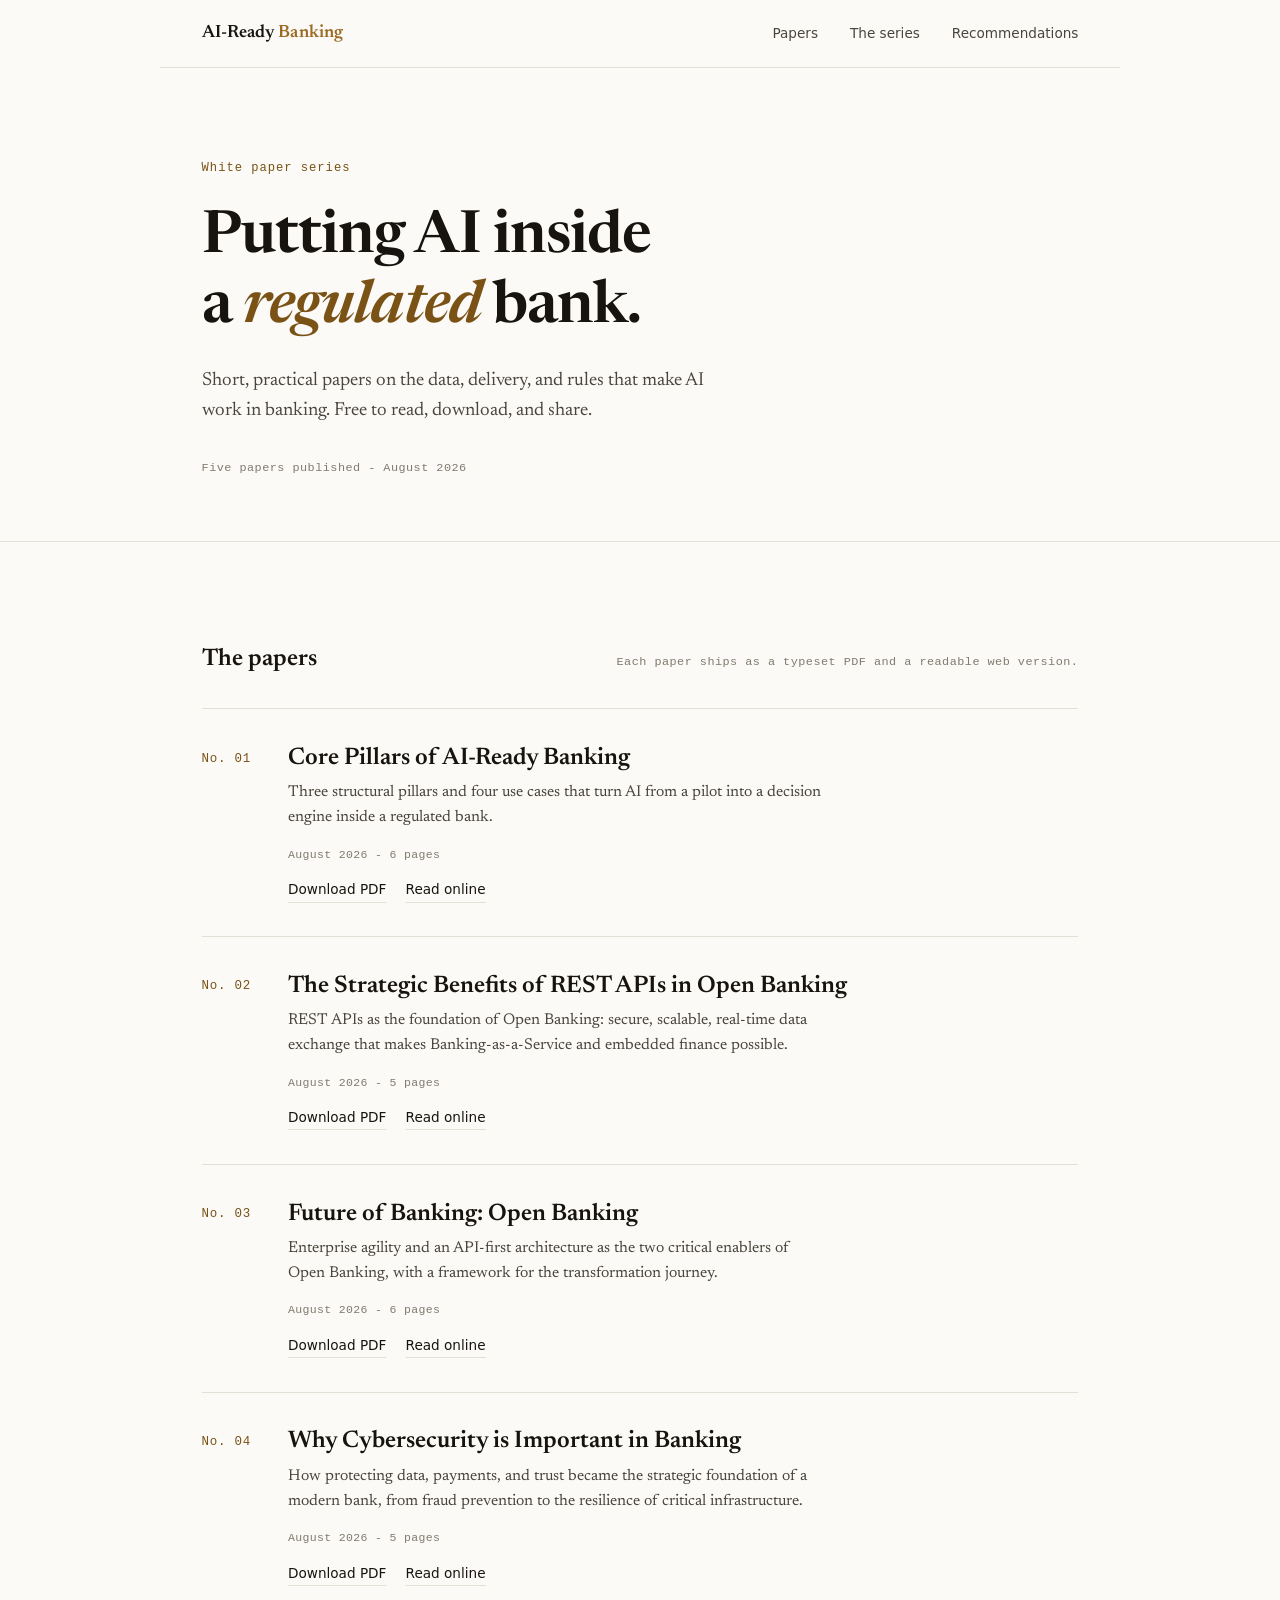
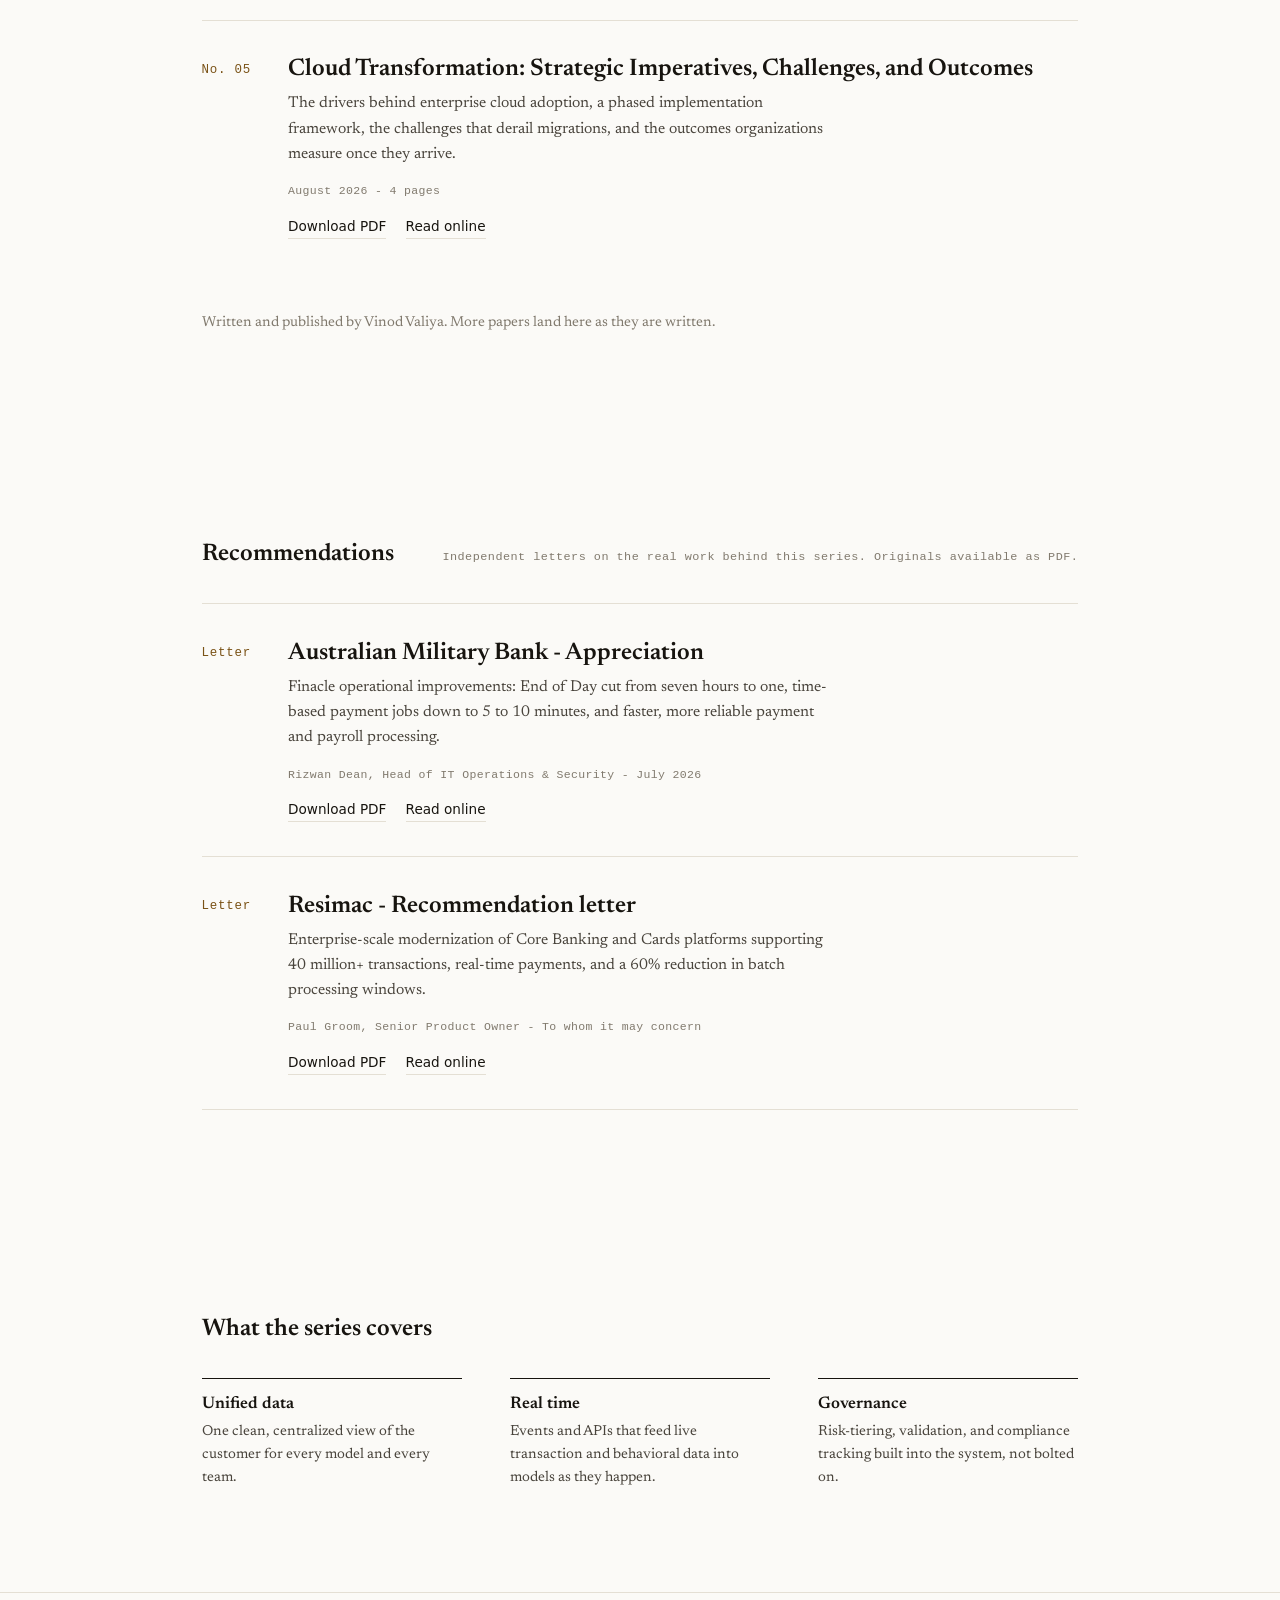
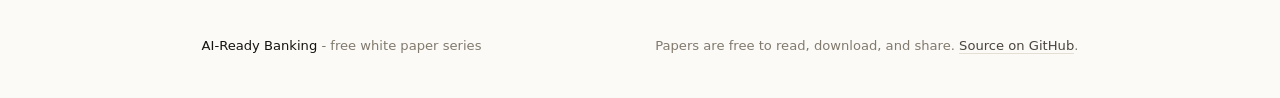
<file: index.html>
<!DOCTYPE html>
<html lang="en">
<head>
<meta charset="utf-8">
<meta name="viewport" content="width=device-width, initial-scale=1">
<title>AI-Ready Banking | White Paper Series</title>
<meta name="description" content="A free white paper series on putting AI inside a regulated bank: the data, the delivery, and the rules. Each paper ships as a typeset PDF and a readable web version.">
<meta property="og:title" content="AI-Ready Banking | White Paper Series">
<meta property="og:description" content="Short, practical papers on the data, delivery, and rules that make AI work in a regulated bank. Free to read and share.">
<meta property="og:type" content="website">
<link rel="icon" href="data:image/svg+xml,%3Csvg xmlns='http://www.w3.org/2000/svg' viewBox='0 0 64 64'%3E%3Crect width='64' height='64' fill='%2317140f'/%3E%3Ctext x='32' y='45' font-family='Georgia,serif' font-size='38' fill='%23d9b36a' text-anchor='middle'%3EA%3C/text%3E%3C/svg%3E">
<link rel="stylesheet" href="assets/fonts.css">
<link rel="stylesheet" href="assets/site.css">
</head>
<body>

<header class="site-head wrap">
  <a class="wordmark" href="index.html">AI-Ready <span>Banking</span></a>
  <nav aria-label="Site">
    <a href="#papers">Papers</a>
    <a href="#series">The series</a>
    <a href="recommendations/recommendations.html">Recommendations</a>
  </nav>
</header>

<main>

  <section class="hero">
    <div class="wrap">
      <div class="hero-inner">
        <p class="kicker">White paper series</p>
        <h1>Putting AI inside a <em>regulated</em> bank.</h1>
        <p class="hero-sub">Short, practical papers on the data, delivery, and rules that make AI work in banking. Free to read, download, and share.</p>
        <p class="hero-note">Five papers published - August 2026</p>
      </div>
    </div>
  </section>

  <section class="papers" id="papers">
    <div class="wrap">
      <div class="section-head">
        <h2 class="section-title">The papers</h2>
        <p class="section-note">Each paper ships as a typeset PDF and a readable web version.</p>
      </div>

      <article class="paper-row" id="paper-01">
        <span class="paper-no">No.&nbsp;01</span>
        <div class="paper-body">
          <h3 class="paper-title"><a href="white-papers/core-pillars-of-ai-ready-banking.html">Core Pillars of AI-Ready Banking</a></h3>
          <p class="paper-summary">Three structural pillars and four use cases that turn AI from a pilot into a decision engine inside a regulated bank.</p>
          <p class="paper-meta">August 2026 - 6 pages</p>
          <div class="paper-actions">
            <a href="white-papers/core-pillars-of-ai-ready-banking.pdf">Download PDF</a>
            <a href="white-papers/core-pillars-of-ai-ready-banking.html">Read online</a>
          </div>
        </div>
      </article>

      <article class="paper-row" id="paper-02">
        <span class="paper-no">No.&nbsp;02</span>
        <div class="paper-body">
          <h3 class="paper-title"><a href="white-papers/strategic-benefits-of-rest-apis-in-open-banking.html">The Strategic Benefits of REST APIs in Open Banking</a></h3>
          <p class="paper-summary">REST APIs as the foundation of Open Banking: secure, scalable, real-time data exchange that makes Banking-as-a-Service and embedded finance possible.</p>
          <p class="paper-meta">August 2026 - 5 pages</p>
          <div class="paper-actions">
            <a href="white-papers/strategic-benefits-of-rest-apis-in-open-banking.pdf">Download PDF</a>
            <a href="white-papers/strategic-benefits-of-rest-apis-in-open-banking.html">Read online</a>
          </div>
        </div>
      </article>

      <article class="paper-row" id="paper-03">
        <span class="paper-no">No.&nbsp;03</span>
        <div class="paper-body">
          <h3 class="paper-title"><a href="white-papers/future-of-banking-open-banking.html">Future of Banking: Open Banking</a></h3>
          <p class="paper-summary">Enterprise agility and an API-first architecture as the two critical enablers of Open Banking, with a framework for the transformation journey.</p>
          <p class="paper-meta">August 2026 - 6 pages</p>
          <div class="paper-actions">
            <a href="white-papers/future-of-banking-open-banking.pdf">Download PDF</a>
            <a href="white-papers/future-of-banking-open-banking.html">Read online</a>
          </div>
        </div>
      </article>

      <article class="paper-row" id="paper-04">
        <span class="paper-no">No.&nbsp;04</span>
        <div class="paper-body">
          <h3 class="paper-title"><a href="white-papers/why-cybersecurity-is-important-in-banking.html">Why Cybersecurity is Important in Banking</a></h3>
          <p class="paper-summary">How protecting data, payments, and trust became the strategic foundation of a modern bank, from fraud prevention to the resilience of critical infrastructure.</p>
          <p class="paper-meta">August 2026 - 5 pages</p>
          <div class="paper-actions">
            <a href="white-papers/why-cybersecurity-is-important-in-banking.pdf">Download PDF</a>
            <a href="white-papers/why-cybersecurity-is-important-in-banking.html">Read online</a>
          </div>
        </div>
      </article>

      <article class="paper-row" id="paper-05">
        <span class="paper-no">No.&nbsp;05</span>
        <div class="paper-body">
          <h3 class="paper-title"><a href="white-papers/cloud-transformation-strategic-imperatives-challenges-outcomes.html">Cloud Transformation: Strategic Imperatives, Challenges, and Outcomes</a></h3>
          <p class="paper-summary">The drivers behind enterprise cloud adoption, a phased implementation framework, the challenges that derail migrations, and the outcomes organizations measure once they arrive.</p>
          <p class="paper-meta">August 2026 - 4 pages</p>
          <div class="paper-actions">
            <a href="white-papers/cloud-transformation-strategic-imperatives-challenges-outcomes.pdf">Download PDF</a>
            <a href="white-papers/cloud-transformation-strategic-imperatives-challenges-outcomes.html">Read online</a>
          </div>
        </div>
      </article>

      <p class="papers-note">Written and published by Vinod Valiya. More papers land here as they are written.</p>
    </div>
  </section>

  <section class="papers" id="recognition">
    <div class="wrap">
      <div class="section-head">
        <h2 class="section-title">Recommendations</h2>
        <p class="section-note">Independent letters on the real work behind this series. Originals available as PDF.</p>
      </div>

      <article class="paper-row">
        <span class="paper-no">Letter</span>
        <div class="paper-body">
          <h3 class="paper-title"><a href="recommendations/recommendations.html">Australian Military Bank - Appreciation</a></h3>
          <p class="paper-summary">Finacle operational improvements: End of Day cut from seven hours to one, time-based payment jobs down to 5 to 10 minutes, and faster, more reliable payment and payroll processing.</p>
          <p class="paper-meta">Rizwan Dean, Head of IT Operations &amp; Security - July 2026</p>
          <div class="paper-actions">
            <a href="recommendations/australian-military-bank-appreciation.pdf">Download PDF</a>
            <a href="recommendations/recommendations.html">Read online</a>
          </div>
        </div>
      </article>

      <article class="paper-row">
        <span class="paper-no">Letter</span>
        <div class="paper-body">
          <h3 class="paper-title"><a href="recommendations/recommendations.html">Resimac - Recommendation letter</a></h3>
          <p class="paper-summary">Enterprise-scale modernization of Core Banking and Cards platforms supporting 40 million+ transactions, real-time payments, and a 60% reduction in batch processing windows.</p>
          <p class="paper-meta">Paul Groom, Senior Product Owner - To whom it may concern</p>
          <div class="paper-actions">
            <a href="recommendations/resimac-recommendation-letter.pdf">Download PDF</a>
            <a href="recommendations/recommendations.html">Read online</a>
          </div>
        </div>
      </article>
    </div>
  </section>

  <section class="series" id="series">
    <div class="wrap">
      <div class="section-head">
        <h2 class="section-title">What the series covers</h2>
      </div>
      <div class="pillar-grid">
        <div class="pillar">
          <h3>Unified data</h3>
          <p>One clean, centralized view of the customer for every model and every team.</p>
        </div>
        <div class="pillar">
          <h3>Real time</h3>
          <p>Events and APIs that feed live transaction and behavioral data into models as they happen.</p>
        </div>
        <div class="pillar">
          <h3>Governance</h3>
          <p>Risk-tiering, validation, and compliance tracking built into the system, not bolted on.</p>
        </div>
      </div>
    </div>
  </section>

</main>

<footer class="site-footer wrap">
  <span><span class="strong">AI-Ready Banking</span> - free white paper series</span>
  <span>Papers are free to read, download, and share. <a href="https://github.com/Vinod-Valiya/ai-ready-banking">Source on GitHub</a>.</span>
</footer>

</body>
</html>
</file>
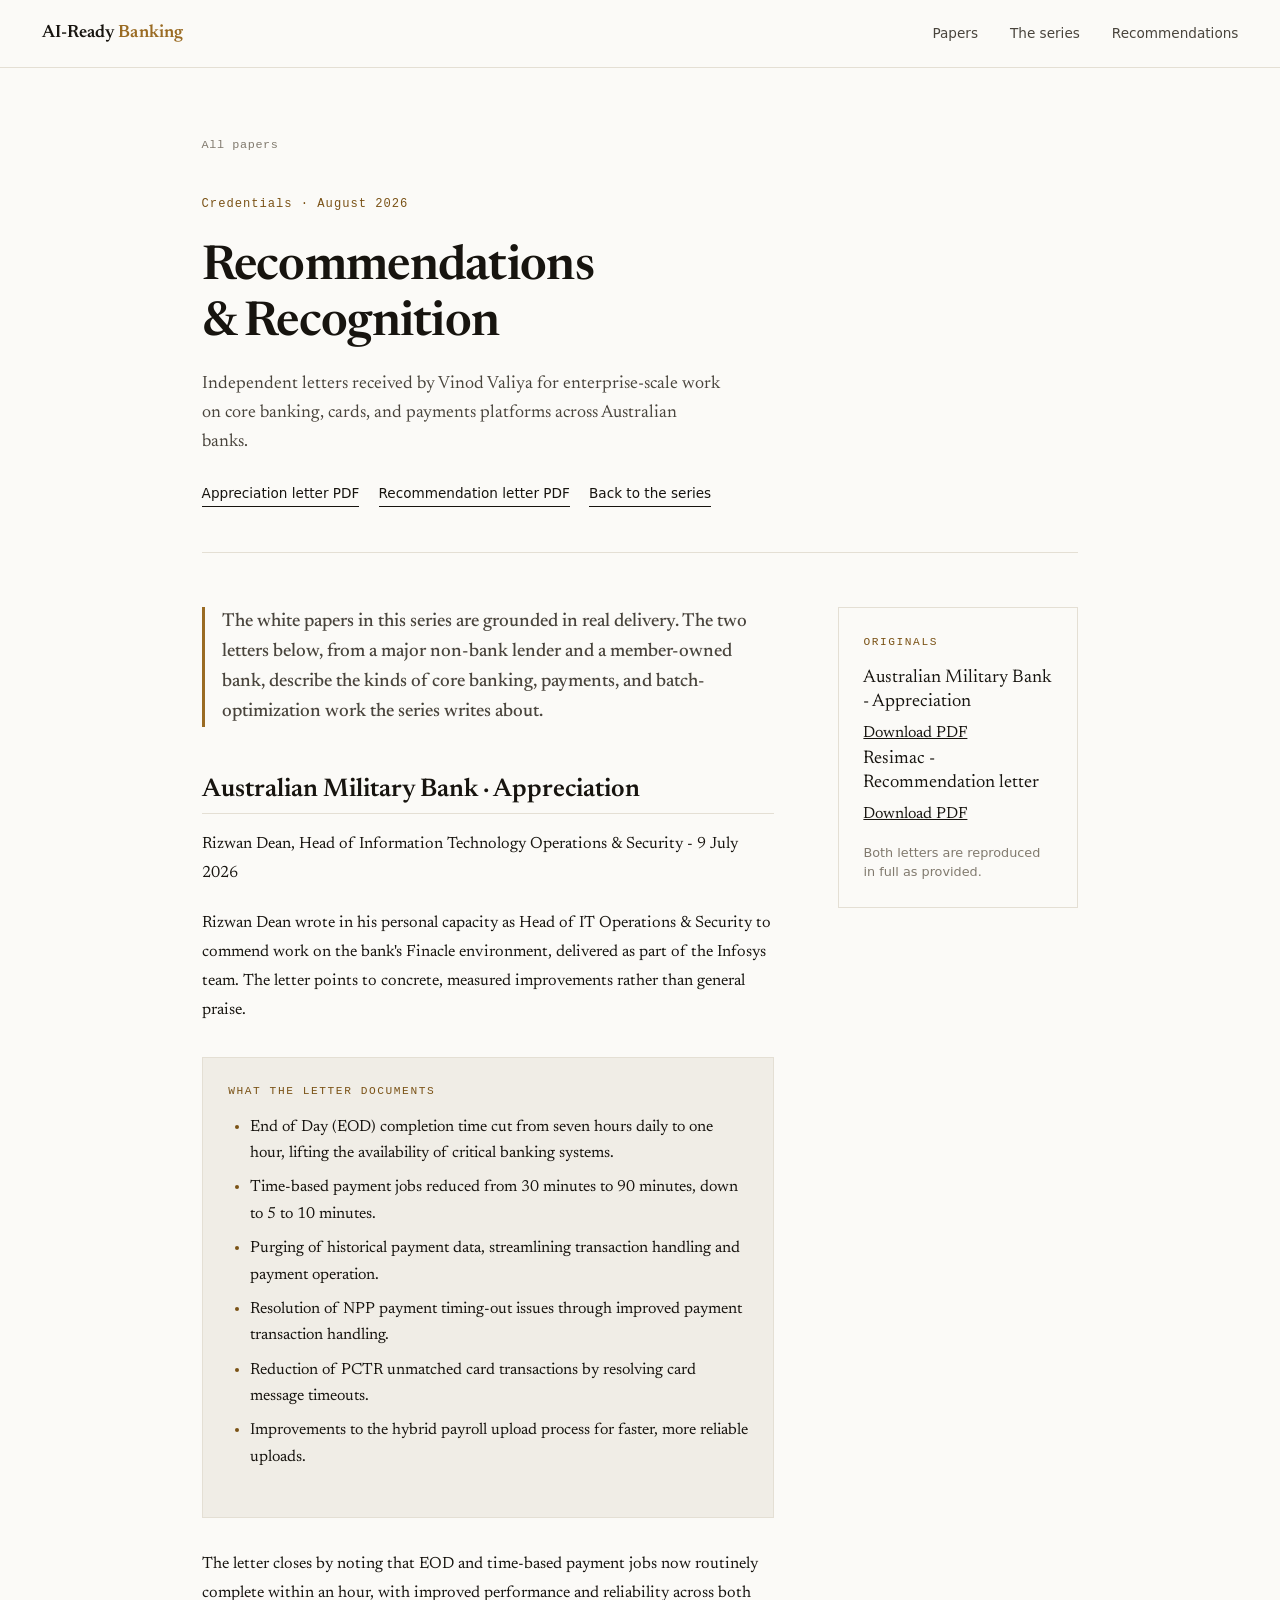
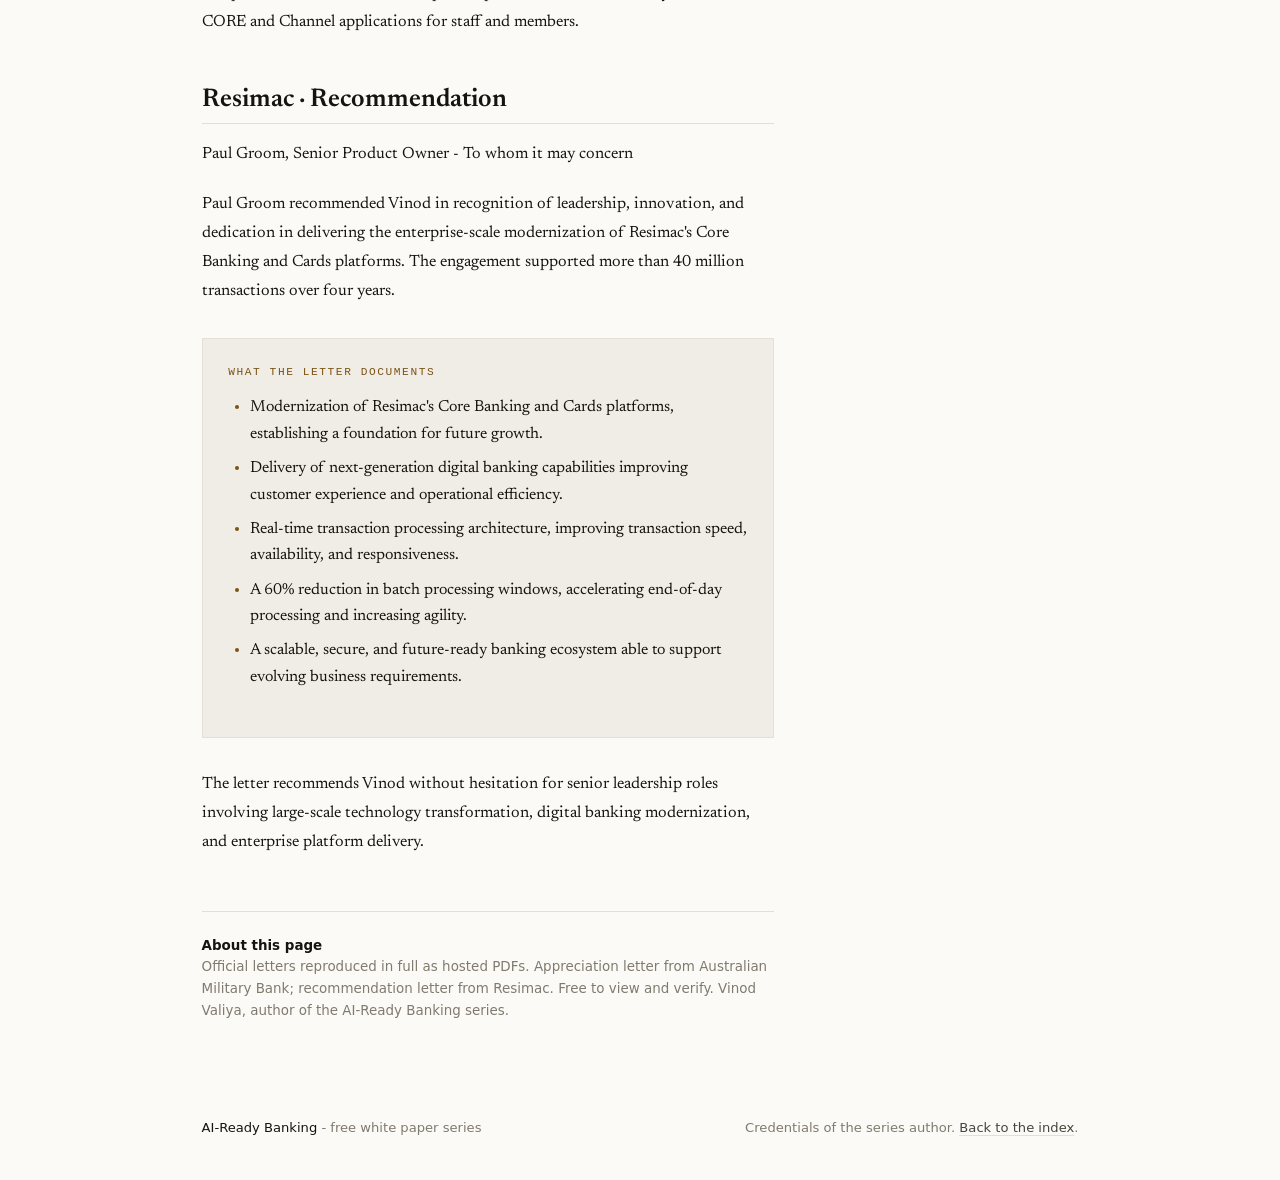
<file: recommendations/recommendations.html>
<!DOCTYPE html>
<html lang="en">
<head>
<meta charset="utf-8">
<meta name="viewport" content="width=device-width, initial-scale=1">
<title>Recommendations &amp; Recognition | Vinod Valiya</title>
<meta name="description" content="Recommendation and appreciation letters received by Vinod Valiya for core banking, cards, and payments modernization work in Australian banking.">
<meta property="og:title" content="Recommendations &amp; Recognition">
<meta property="og:description" content="Recommendation and appreciation letters for enterprise-scale core banking and payments modernization work in Australian banking.">
<meta property="og:type" content="article">
<link rel="icon" href="data:image/svg+xml,%3Csvg xmlns='http://www.w3.org/2000/svg' viewBox='0 0 64 64'%3E%3Crect width='64' height='64' fill='%2317140f'/%3E%3Ctext x='32' y='45' font-family='Georgia,serif' font-size='38' fill='%23d9b36a' text-anchor='middle'%3EA%3C/text%3E%3C/svg%3E">
<link rel="stylesheet" href="../assets/fonts.css">
<link rel="stylesheet" href="../assets/site.css">
</head>
<body>

<header class="site-head">
  <a class="wordmark" href="../index.html">AI-Ready <span>Banking</span></a>
  <nav aria-label="Site">
    <a href="../index.html#papers">Papers</a>
    <a href="../index.html#series">The series</a>
    <a href="recommendations.html">Recommendations</a>
  </nav>
</header>

<main class="wrap">

  <header class="paper-heading">
    <a class="back-link" href="../index.html">All papers</a>
    <p class="kicker">Credentials &middot; August 2026</p>
    <h1>Recommendations &amp; Recognition</h1>
    <p class="subtitle">Independent letters received by Vinod Valiya for enterprise-scale work on core banking, cards, and payments platforms across Australian banks.</p>
    <div class="paper-cta">
      <a href="australian-military-bank-appreciation.pdf">Appreciation letter PDF</a>
      <a href="resimac-recommendation-letter.pdf">Recommendation letter PDF</a>
      <a href="../index.html">Back to the series</a>
    </div>
  </header>

  <div class="paper-layout">
    <article class="article">

      <p class="lede">The white papers in this series are grounded in real delivery. The two letters below, from a major non-bank lender and a member-owned bank, describe the kinds of core banking, payments, and batch-optimization work the series writes about.</p>

      <h2>Australian Military Bank &middot; Appreciation</h2>
      <p class="meta-row">Rizwan Dean, Head of Information Technology Operations &amp; Security - 9 July 2026</p>
      <p>Rizwan Dean wrote in his personal capacity as Head of IT Operations &amp; Security to commend work on the bank's Finacle environment, delivered as part of the Infosys team. The letter points to concrete, measured improvements rather than general praise.</p>
      <div class="box">
        <p class="box-label">What the letter documents</p>
        <ul>
          <li>End of Day (EOD) completion time cut from seven hours daily to one hour, lifting the availability of critical banking systems.</li>
          <li>Time-based payment jobs reduced from 30 minutes to 90 minutes, down to 5 to 10 minutes.</li>
          <li>Purging of historical payment data, streamlining transaction handling and payment operation.</li>
          <li>Resolution of NPP payment timing-out issues through improved payment transaction handling.</li>
          <li>Reduction of PCTR unmatched card transactions by resolving card message timeouts.</li>
          <li>Improvements to the hybrid payroll upload process for faster, more reliable uploads.</li>
        </ul>
      </div>
      <p>The letter closes by noting that EOD and time-based payment jobs now routinely complete within an hour, with improved performance and reliability across both CORE and Channel applications for staff and members.</p>

      <h2>Resimac &middot; Recommendation</h2>
      <p class="meta-row">Paul Groom, Senior Product Owner - To whom it may concern</p>
      <p>Paul Groom recommended Vinod in recognition of leadership, innovation, and dedication in delivering the enterprise-scale modernization of Resimac's Core Banking and Cards platforms. The engagement supported more than 40 million transactions over four years.</p>
      <div class="box">
        <p class="box-label">What the letter documents</p>
        <ul>
          <li>Modernization of Resimac's Core Banking and Cards platforms, establishing a foundation for future growth.</li>
          <li>Delivery of next-generation digital banking capabilities improving customer experience and operational efficiency.</li>
          <li>Real-time transaction processing architecture, improving transaction speed, availability, and responsiveness.</li>
          <li>A 60% reduction in batch processing windows, accelerating end-of-day processing and increasing agility.</li>
          <li>A scalable, secure, and future-ready banking ecosystem able to support evolving business requirements.</li>
        </ul>
      </div>
      <p>The letter recommends Vinod without hesitation for senior leadership roles involving large-scale technology transformation, digital banking modernization, and enterprise platform delivery.</p>

      <div class="colophon">
        <strong>About this page</strong><br>
        Official letters reproduced in full as hosted PDFs. Appreciation letter from Australian Military Bank; recommendation letter from Resimac. Free to view and verify. Vinod Valiya, author of the AI-Ready Banking series.
      </div>
    </article>

    <aside class="download-card" aria-label="Letters download">
      <p class="dc-label">Originals</p>
      <p class="dc-file">Australian Military Bank - Appreciation</p>
      <a href="australian-military-bank-appreciation.pdf">Download PDF</a>
      <p class="dc-file">Resimac - Recommendation letter</p>
      <a href="resimac-recommendation-letter.pdf">Download PDF</a>
      <p class="dc-note">Both letters are reproduced in full as provided.</p>
    </aside>
  </div>

</main>

<footer class="site-footer wrap">
  <span><span class="strong">AI-Ready Banking</span> - free white paper series</span>
  <span>Credentials of the series author. <a href="../index.html">Back to the index</a>.</span>
</footer>

</body>
</html>
</file>
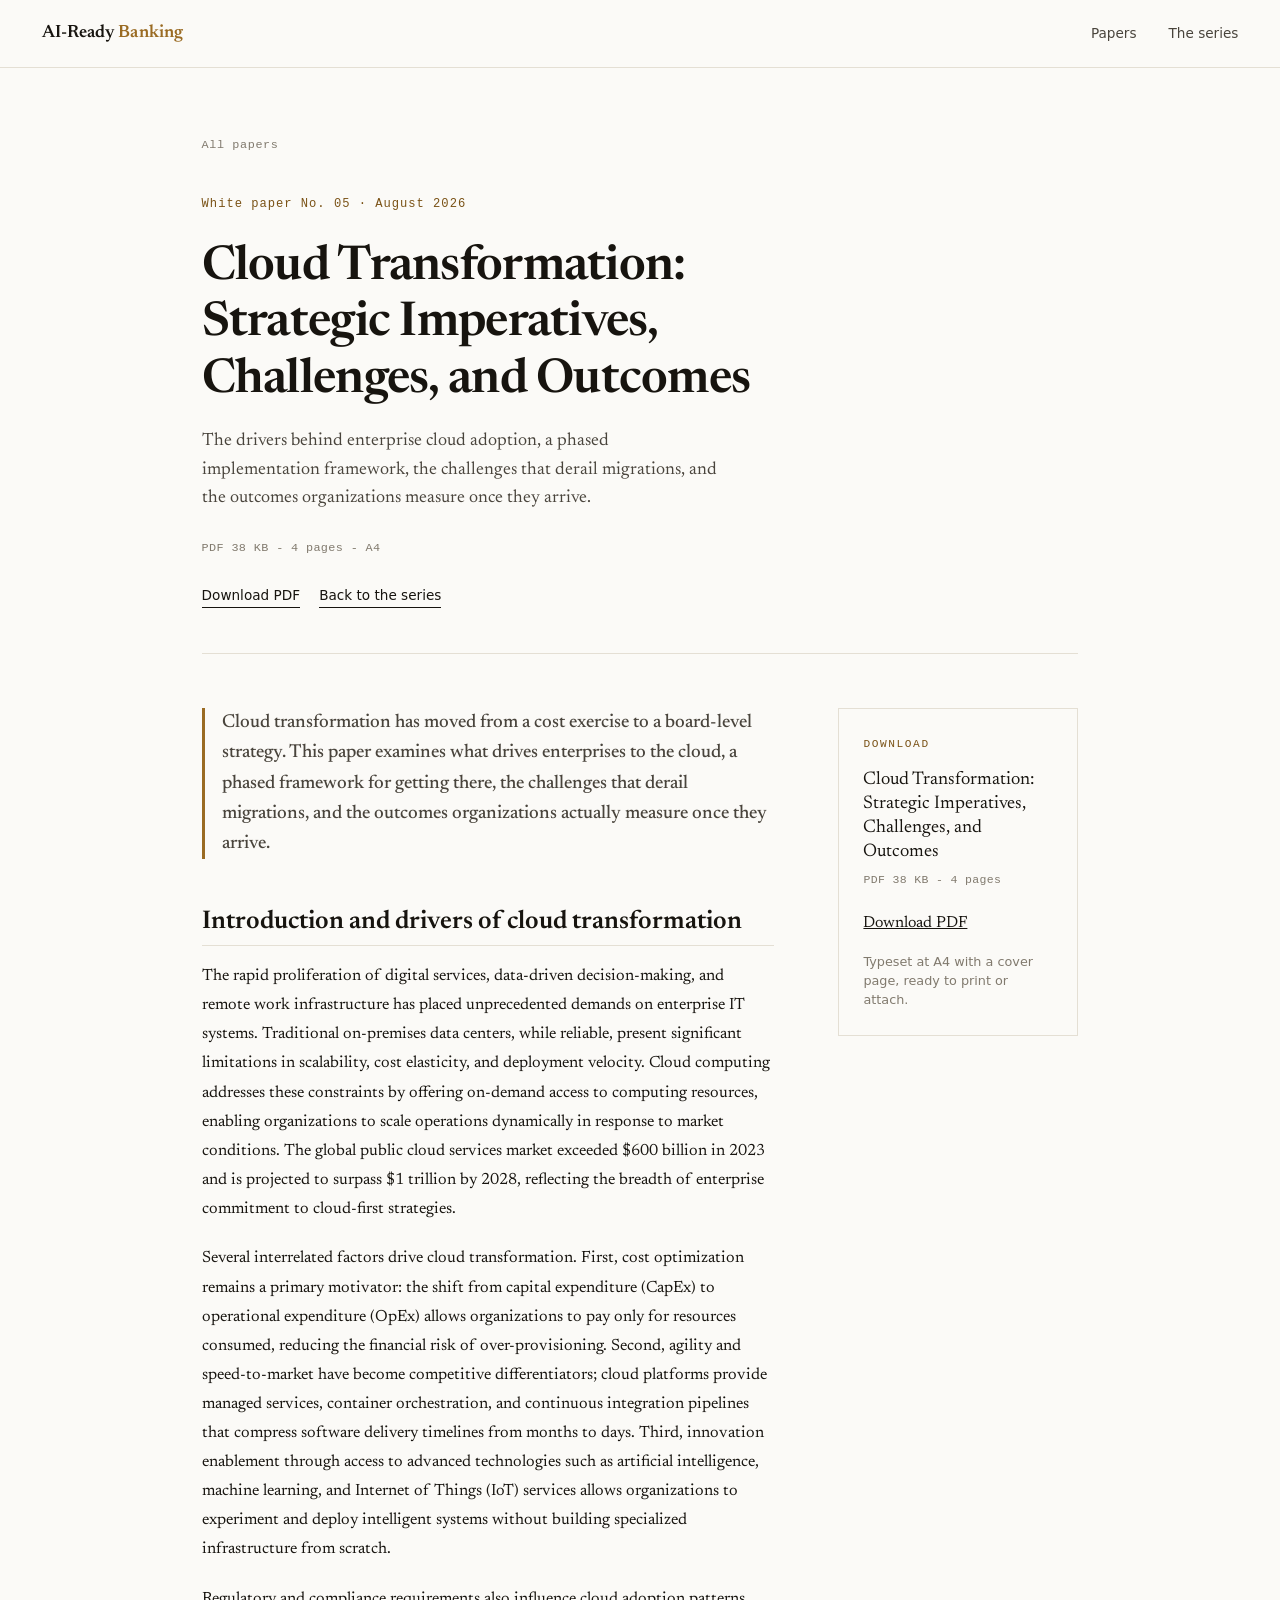
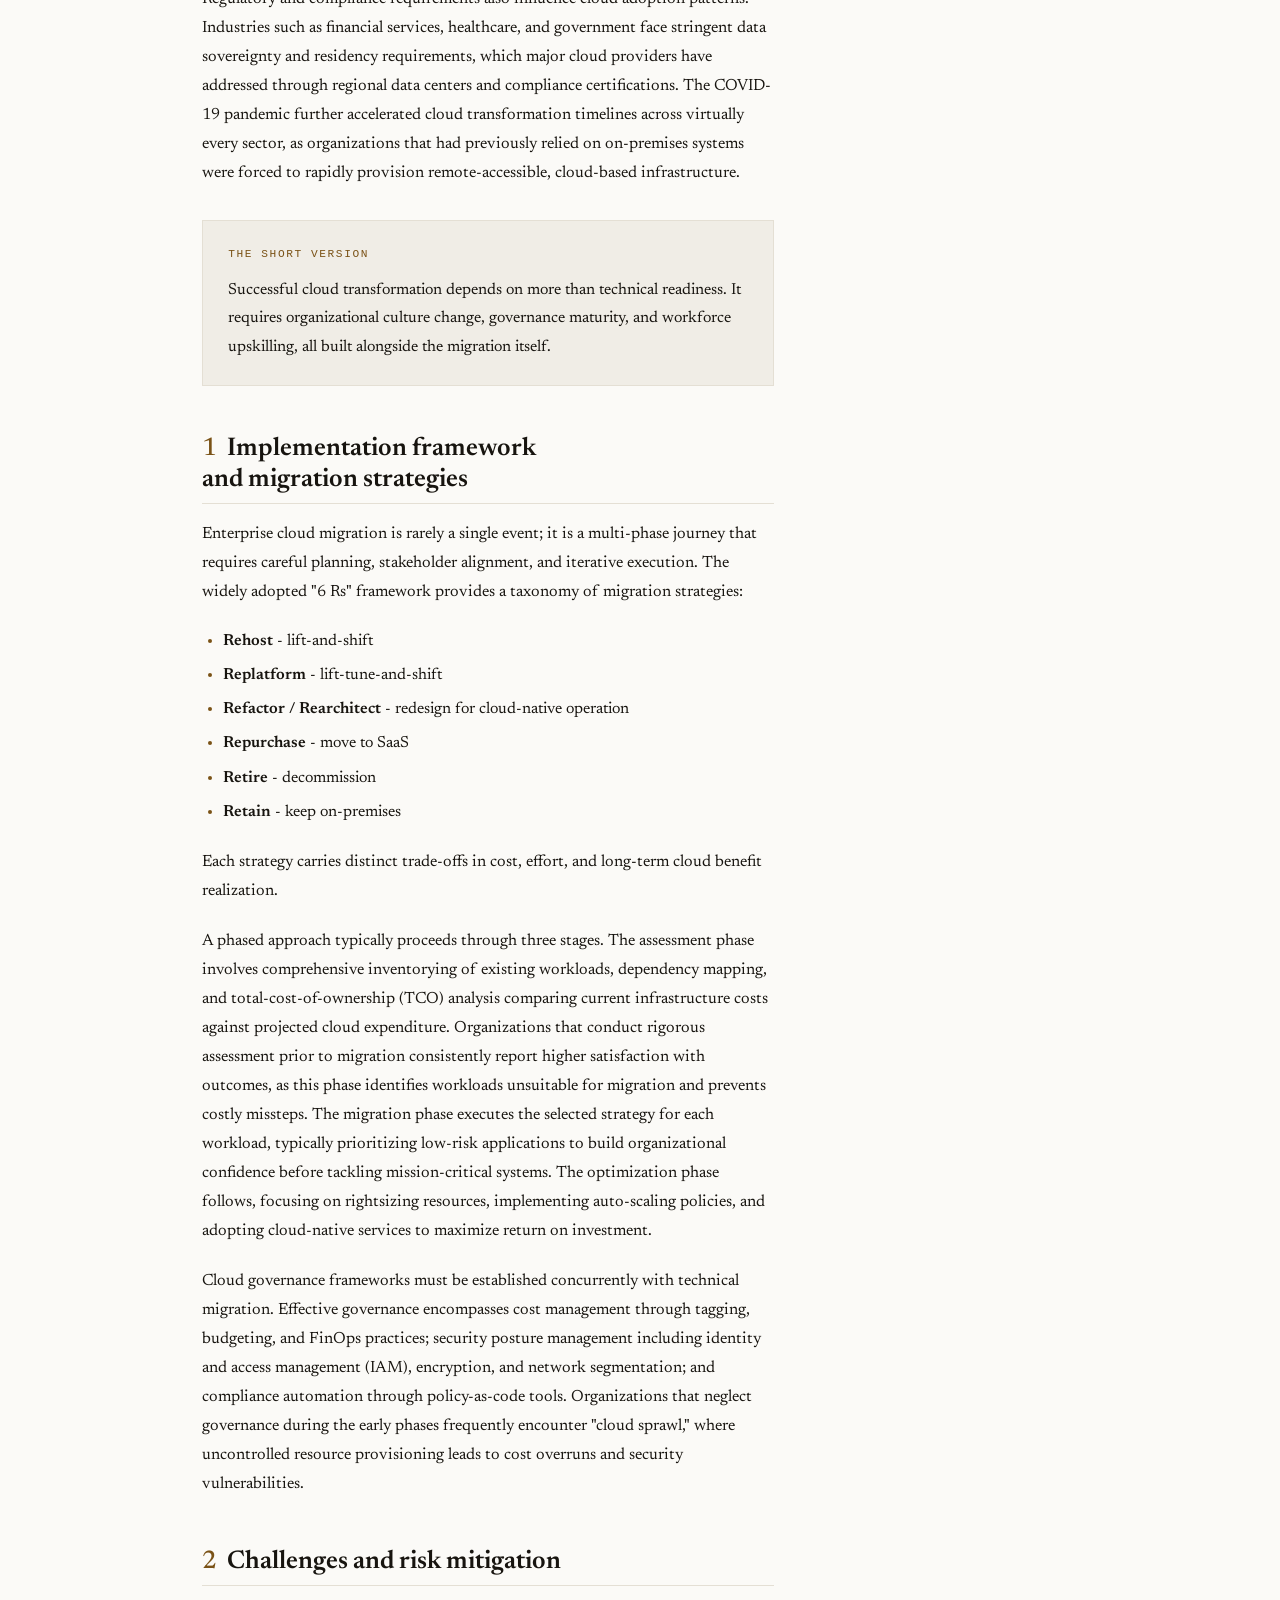
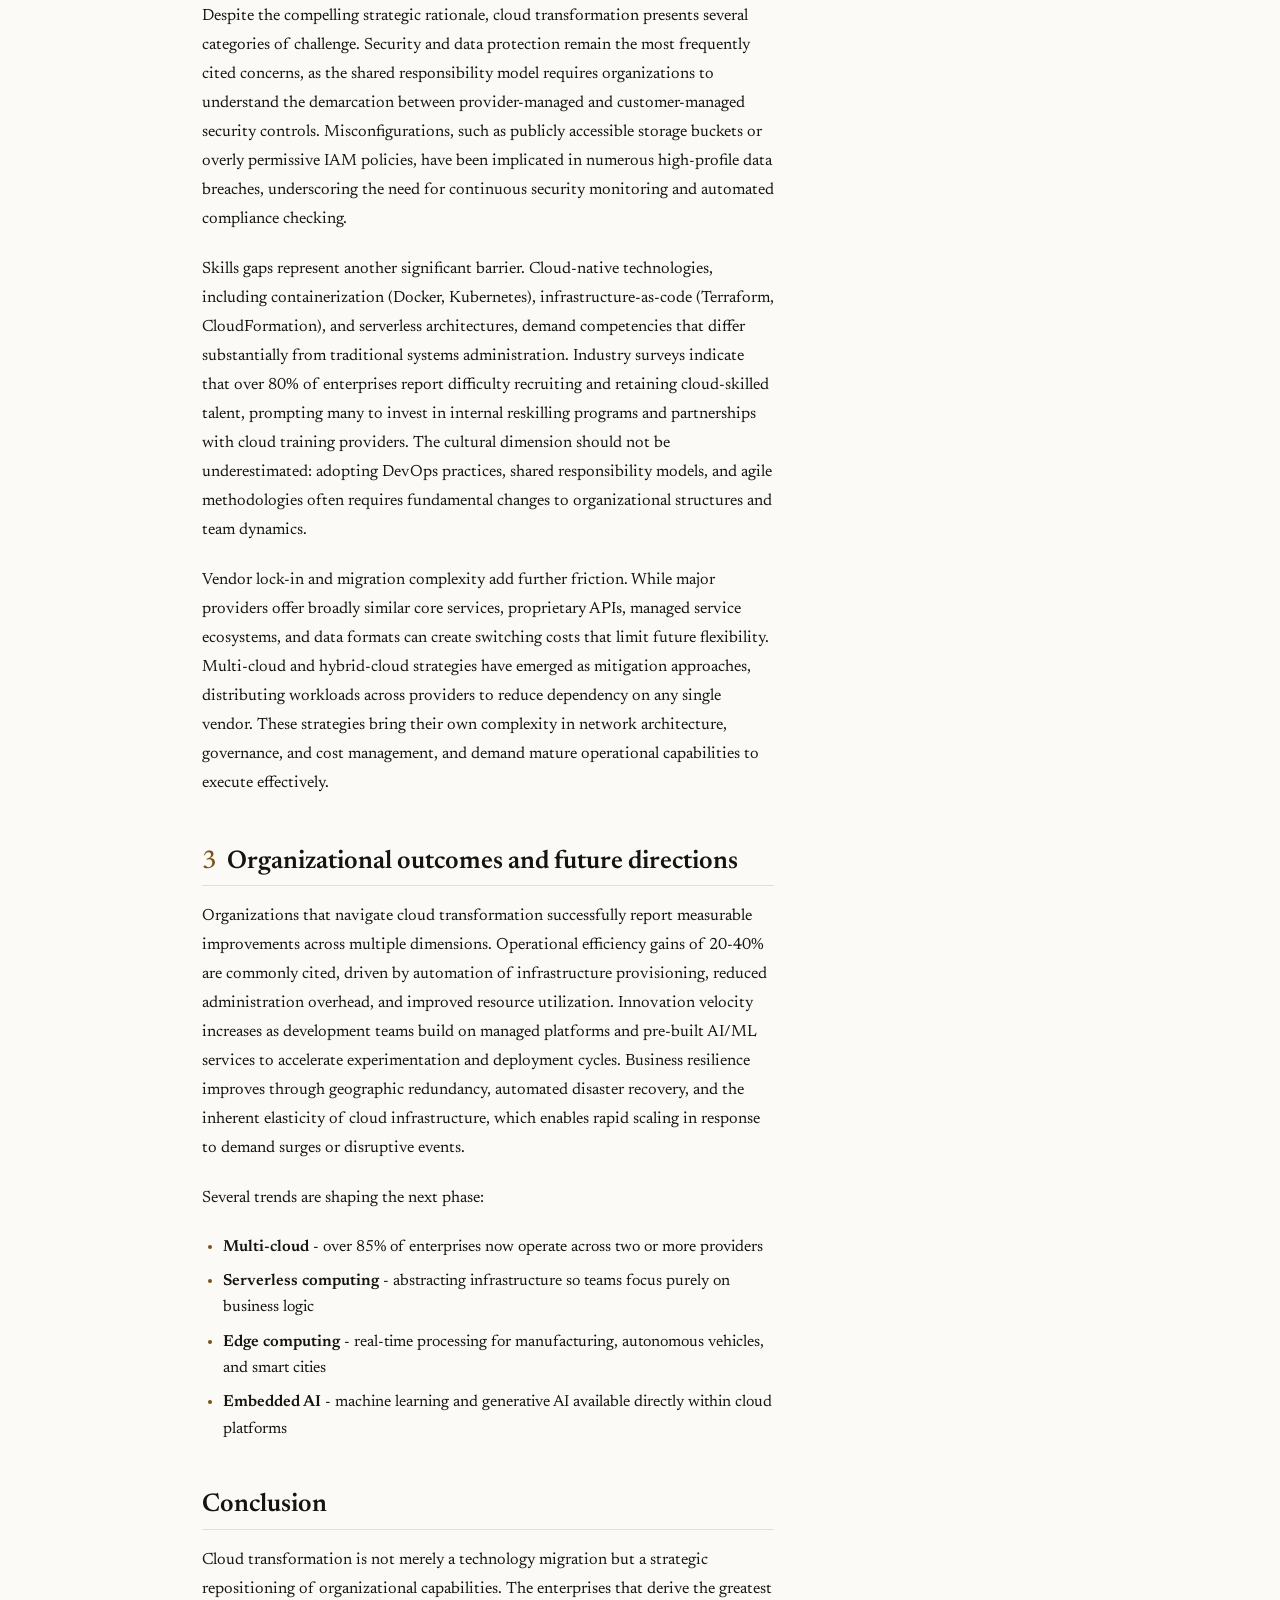
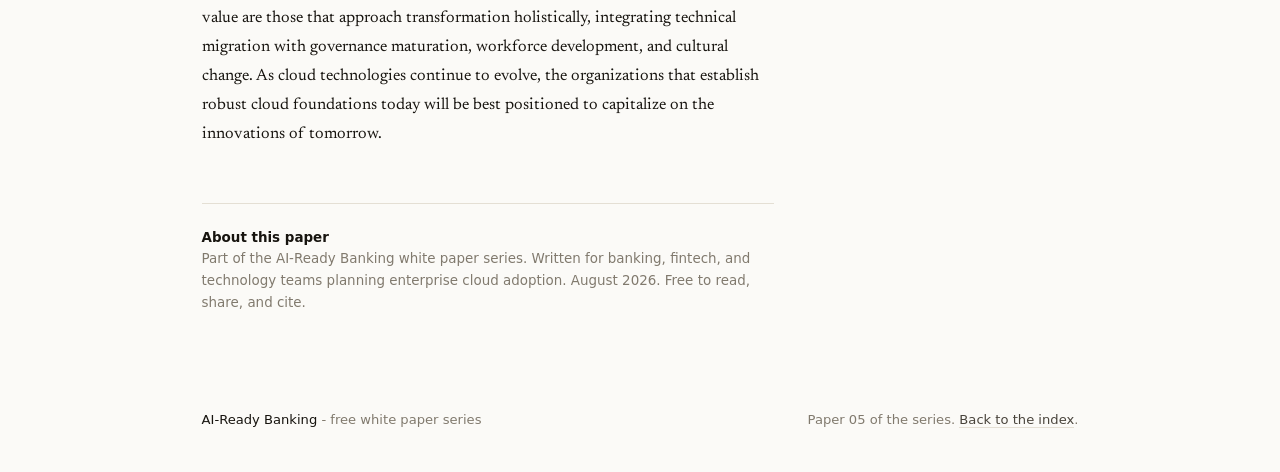
<file: white-papers/cloud-transformation-strategic-imperatives-challenges-outcomes.html>
<!DOCTYPE html>
<html lang="en">
<head>
<meta charset="utf-8">
<meta name="viewport" content="width=device-width, initial-scale=1">
<title>Cloud Transformation: Strategic Imperatives, Challenges, and Outcomes | White Paper 05</title>
<meta name="description" content="White paper: cloud transformation drivers, a phased implementation framework, migration risks, and the measurable outcomes of enterprise cloud adoption.">
<meta property="og:title" content="Why Cybersecurity is Important in Banking">
<meta property="og:description" content="What drives enterprise cloud adoption and how organizations get there.">
<meta property="og:type" content="article">
<link rel="icon" href="data:image/svg+xml,%3Csvg xmlns='http://www.w3.org/2000/svg' viewBox='0 0 64 64'%3E%3Crect width='64' height='64' fill='%2317140f'/%3E%3Ctext x='32' y='45' font-family='Georgia,serif' font-size='38' fill='%23d9b36a' text-anchor='middle'%3EA%3C/text%3E%3C/svg%3E">
<link rel="stylesheet" href="../assets/fonts.css">
<link rel="stylesheet" href="../assets/site.css">
<style>
  /* ---------- print: the paper is the artifact ---------- */
  @page { size: A4; margin: 20mm 17mm; }
  @page cover { margin: 0; }
  @page { @bottom-right { content: counter(page); font-family: "Segoe UI", Arial, sans-serif; font-size: 8pt; color: #8a97a5; } }
  @page cover { @bottom-right { content: none; } }

  .cover { display: none; } /* print only */

  @media print {
    .site-head, .back-link, .paper-cta, .download-card, .paper-heading { display: none !important; }
    .paper-layout { display: block; }
    .article { max-width: none; }
    .article p { font-size: 10.5pt; line-height: 1.7; margin-bottom: 4mm; }
    .article h2 { font-size: 14pt; margin: 9mm 0 4mm; border-bottom: 1px solid #d8dde3; padding-bottom: 2mm; page-break-after: avoid; }
    .article h3 { font-size: 11pt; margin: 7mm 0 2.5mm; page-break-after: avoid; }
    .article .lede { font-size: 12pt; border-left: 3px solid #9a6b23; padding-left: 5mm; }
    .article .box { background: #f0ede6; border: 1px solid #e4dfd4; }
    .article ul, .article ol { margin-bottom: 4mm; }
    .colophon { font-size: 8.5pt; }

    .cover {
      display: block;
      page: cover;
      height: 297mm;
      background: #0d1b2a;
      color: #ffffff;
      padding: 36mm 26mm;
      position: relative;
      page-break-after: always;
    }
    .cover .kicker {
      font-family: "Segoe UI", Arial, sans-serif;
      letter-spacing: 0.3em;
      font-size: 8.5pt;
      color: #c8a15c;
      text-transform: uppercase;
    }
    .cover h1 { font-size: 30pt; line-height: 1.18; font-weight: 600; margin: 16mm 0 9mm; color: #ffffff; }
    .cover .subtitle { font-size: 12.5pt; line-height: 1.55; color: #b9c7d9; max-width: 128mm; }
    .cover .meta {
      position: absolute; bottom: 26mm; left: 26mm; right: 26mm;
      border-top: 1px solid rgba(255, 255, 255, 0.25); padding-top: 7mm;
      font-family: "Segoe UI", Arial, sans-serif; font-size: 9pt; color: #93a5bb;
      display: flex; justify-content: space-between;
    }
  }
</style>
</head>
<body>

<header class="site-head">
  <a class="wordmark" href="../index.html">AI-Ready <span>Banking</span></a>
  <nav aria-label="Site">
    <a href="../index.html#papers">Papers</a>
    <a href="../index.html#series">The series</a>
  </nav>
</header>

<!-- ================= print cover ================= -->
<div class="cover">
  <div class="kicker">White Paper &middot; No. 05</div>
  <h1>Cloud Transformation: Strategic Imperatives, Challenges, and Outcomes</h1>
  <div class="subtitle">The drivers behind enterprise cloud adoption, a phased implementation framework, the challenges that derail migrations, and the outcomes organizations measure once they arrive.</div>
  <div class="meta">
    <span>AI-Ready Banking Series</span>
    <span>August 2026</span>
  </div>
</div>

<main class="wrap">

  <header class="paper-heading">
    <a class="back-link" href="../index.html">All papers</a>
    <p class="kicker">White paper No. 05 &middot; August 2026</p>
    <h1>Cloud Transformation: Strategic Imperatives, Challenges, and Outcomes</h1>
    <p class="subtitle">The drivers behind enterprise cloud adoption, a phased implementation framework, the challenges that derail migrations, and the outcomes organizations measure once they arrive.</p>
    <p class="meta-row">PDF 38 KB - 4 pages - A4</p>
    <div class="paper-cta">
      <a href="cloud-transformation-strategic-imperatives-challenges-outcomes.pdf">Download PDF</a>
      <a href="../index.html">Back to the series</a>
    </div>
  </header>

  <div class="paper-layout">
    <article class="article">
      <p class="lede">Cloud transformation has moved from a cost exercise to a board-level strategy. This paper examines what drives enterprises to the cloud, a phased framework for getting there, the challenges that derail migrations, and the outcomes organizations actually measure once they arrive.</p>

      <h2>Introduction and drivers of cloud transformation</h2>
      <p>The rapid proliferation of digital services, data-driven decision-making, and remote work infrastructure has placed unprecedented demands on enterprise IT systems. Traditional on-premises data centers, while reliable, present significant limitations in scalability, cost elasticity, and deployment velocity. Cloud computing addresses these constraints by offering on-demand access to computing resources, enabling organizations to scale operations dynamically in response to market conditions. The global public cloud services market exceeded $600 billion in 2023 and is projected to surpass $1 trillion by 2028, reflecting the breadth of enterprise commitment to cloud-first strategies.</p>
      <p>Several interrelated factors drive cloud transformation. First, cost optimization remains a primary motivator: the shift from capital expenditure (CapEx) to operational expenditure (OpEx) allows organizations to pay only for resources consumed, reducing the financial risk of over-provisioning. Second, agility and speed-to-market have become competitive differentiators; cloud platforms provide managed services, container orchestration, and continuous integration pipelines that compress software delivery timelines from months to days. Third, innovation enablement through access to advanced technologies such as artificial intelligence, machine learning, and Internet of Things (IoT) services allows organizations to experiment and deploy intelligent systems without building specialized infrastructure from scratch.</p>
      <p>Regulatory and compliance requirements also influence cloud adoption patterns. Industries such as financial services, healthcare, and government face stringent data sovereignty and residency requirements, which major cloud providers have addressed through regional data centers and compliance certifications. The COVID-19 pandemic further accelerated cloud transformation timelines across virtually every sector, as organizations that had previously relied on on-premises systems were forced to rapidly provision remote-accessible, cloud-based infrastructure.</p>

      <div class="box">
        <p class="box-label">The short version</p>
        <p>Successful cloud transformation depends on more than technical readiness. It requires organizational culture change, governance maturity, and workforce upskilling, all built alongside the migration itself.</p>
      </div>

      <h2><span class="num">1</span>Implementation framework and migration strategies</h2>
      <p>Enterprise cloud migration is rarely a single event; it is a multi-phase journey that requires careful planning, stakeholder alignment, and iterative execution. The widely adopted "6 Rs" framework provides a taxonomy of migration strategies:</p>
      <ul>
        <li><strong>Rehost</strong> - lift-and-shift</li>
        <li><strong>Replatform</strong> - lift-tune-and-shift</li>
        <li><strong>Refactor / Rearchitect</strong> - redesign for cloud-native operation</li>
        <li><strong>Repurchase</strong> - move to SaaS</li>
        <li><strong>Retire</strong> - decommission</li>
        <li><strong>Retain</strong> - keep on-premises</li>
      </ul>
      <p>Each strategy carries distinct trade-offs in cost, effort, and long-term cloud benefit realization.</p>
      <p>A phased approach typically proceeds through three stages. The assessment phase involves comprehensive inventorying of existing workloads, dependency mapping, and total-cost-of-ownership (TCO) analysis comparing current infrastructure costs against projected cloud expenditure. Organizations that conduct rigorous assessment prior to migration consistently report higher satisfaction with outcomes, as this phase identifies workloads unsuitable for migration and prevents costly missteps. The migration phase executes the selected strategy for each workload, typically prioritizing low-risk applications to build organizational confidence before tackling mission-critical systems. The optimization phase follows, focusing on rightsizing resources, implementing auto-scaling policies, and adopting cloud-native services to maximize return on investment.</p>
      <p>Cloud governance frameworks must be established concurrently with technical migration. Effective governance encompasses cost management through tagging, budgeting, and FinOps practices; security posture management including identity and access management (IAM), encryption, and network segmentation; and compliance automation through policy-as-code tools. Organizations that neglect governance during the early phases frequently encounter "cloud sprawl," where uncontrolled resource provisioning leads to cost overruns and security vulnerabilities.</p>

      <h2><span class="num">2</span>Challenges and risk mitigation</h2>
      <p>Despite the compelling strategic rationale, cloud transformation presents several categories of challenge. Security and data protection remain the most frequently cited concerns, as the shared responsibility model requires organizations to understand the demarcation between provider-managed and customer-managed security controls. Misconfigurations, such as publicly accessible storage buckets or overly permissive IAM policies, have been implicated in numerous high-profile data breaches, underscoring the need for continuous security monitoring and automated compliance checking.</p>
      <p>Skills gaps represent another significant barrier. Cloud-native technologies, including containerization (Docker, Kubernetes), infrastructure-as-code (Terraform, CloudFormation), and serverless architectures, demand competencies that differ substantially from traditional systems administration. Industry surveys indicate that over 80% of enterprises report difficulty recruiting and retaining cloud-skilled talent, prompting many to invest in internal reskilling programs and partnerships with cloud training providers. The cultural dimension should not be underestimated: adopting DevOps practices, shared responsibility models, and agile methodologies often requires fundamental changes to organizational structures and team dynamics.</p>
      <p>Vendor lock-in and migration complexity add further friction. While major providers offer broadly similar core services, proprietary APIs, managed service ecosystems, and data formats can create switching costs that limit future flexibility. Multi-cloud and hybrid-cloud strategies have emerged as mitigation approaches, distributing workloads across providers to reduce dependency on any single vendor. These strategies bring their own complexity in network architecture, governance, and cost management, and demand mature operational capabilities to execute effectively.</p>

      <h2><span class="num">3</span>Organizational outcomes and future directions</h2>
      <p>Organizations that navigate cloud transformation successfully report measurable improvements across multiple dimensions. Operational efficiency gains of 20-40% are commonly cited, driven by automation of infrastructure provisioning, reduced administration overhead, and improved resource utilization. Innovation velocity increases as development teams build on managed platforms and pre-built AI/ML services to accelerate experimentation and deployment cycles. Business resilience improves through geographic redundancy, automated disaster recovery, and the inherent elasticity of cloud infrastructure, which enables rapid scaling in response to demand surges or disruptive events.</p>
      <p>Several trends are shaping the next phase:</p>
      <ul>
        <li><strong>Multi-cloud</strong> - over 85% of enterprises now operate across two or more providers</li>
        <li><strong>Serverless computing</strong> - abstracting infrastructure so teams focus purely on business logic</li>
        <li><strong>Edge computing</strong> - real-time processing for manufacturing, autonomous vehicles, and smart cities</li>
        <li><strong>Embedded AI</strong> - machine learning and generative AI available directly within cloud platforms</li>
      </ul>
      <h2>Conclusion</h2>
      <p>Cloud transformation is not merely a technology migration but a strategic repositioning of organizational capabilities. The enterprises that derive the greatest value are those that approach transformation holistically, integrating technical migration with governance maturation, workforce development, and cultural change. As cloud technologies continue to evolve, the organizations that establish robust cloud foundations today will be best positioned to capitalize on the innovations of tomorrow.</p>

      <div class="colophon">
        <strong>About this paper</strong><br>
        Part of the AI-Ready Banking white paper series. Written for banking, fintech, and technology teams planning enterprise cloud adoption. August 2026. Free to read, share, and cite.
      </div>
</article>

    <aside class="download-card" aria-label="Paper download">
      <p class="dc-label">Download</p>
      <p class="dc-file">Cloud Transformation: Strategic Imperatives, Challenges, and Outcomes</p>
      <p class="dc-meta">PDF 38 KB - 4 pages</p>
      <a href="cloud-transformation-strategic-imperatives-challenges-outcomes.pdf">Download PDF</a>
      <p class="dc-note">Typeset at A4 with a cover page, ready to print or attach.</p>
    </aside>
  </div>

</main>

<footer class="site-footer wrap">
  <span><span class="strong">AI-Ready Banking</span> - free white paper series</span>
  <span>Paper 05 of the series. <a href="../index.html">Back to the index</a>.</span>
</footer>

</body>
</html>
</file>
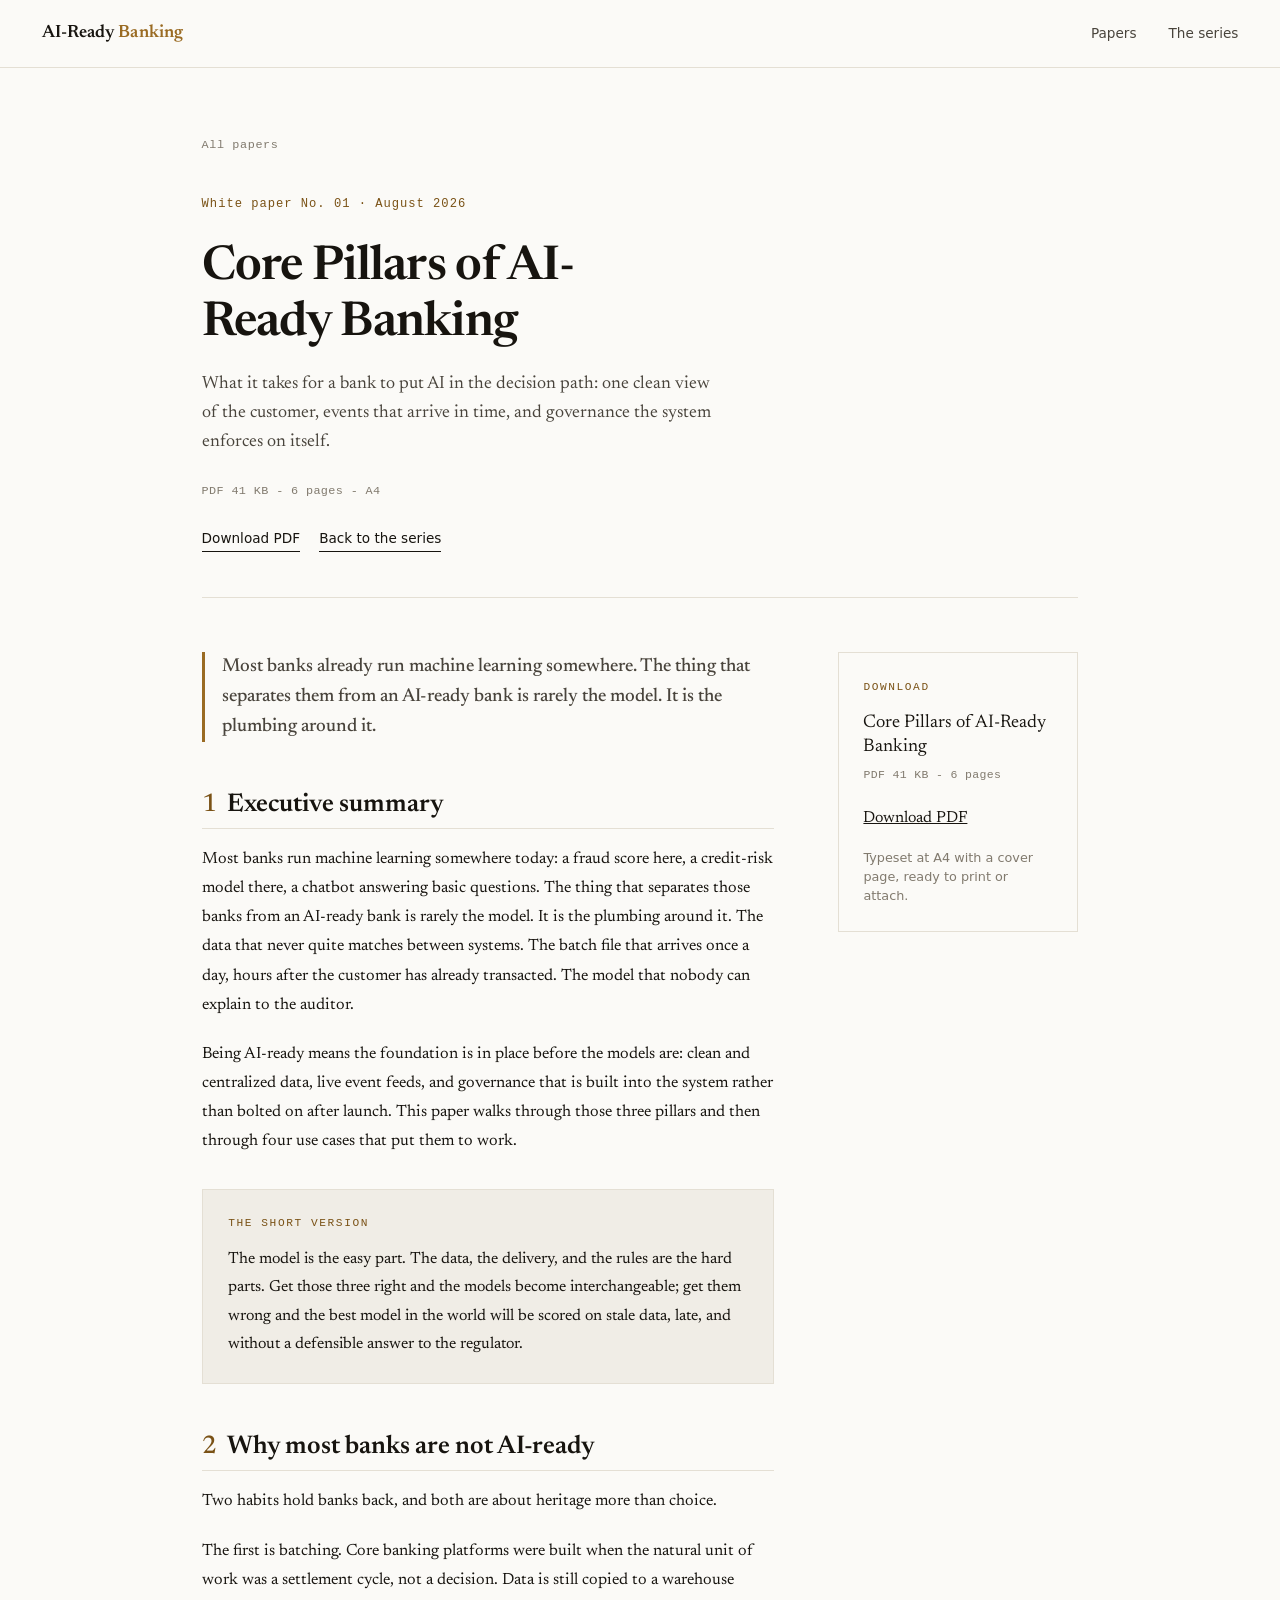
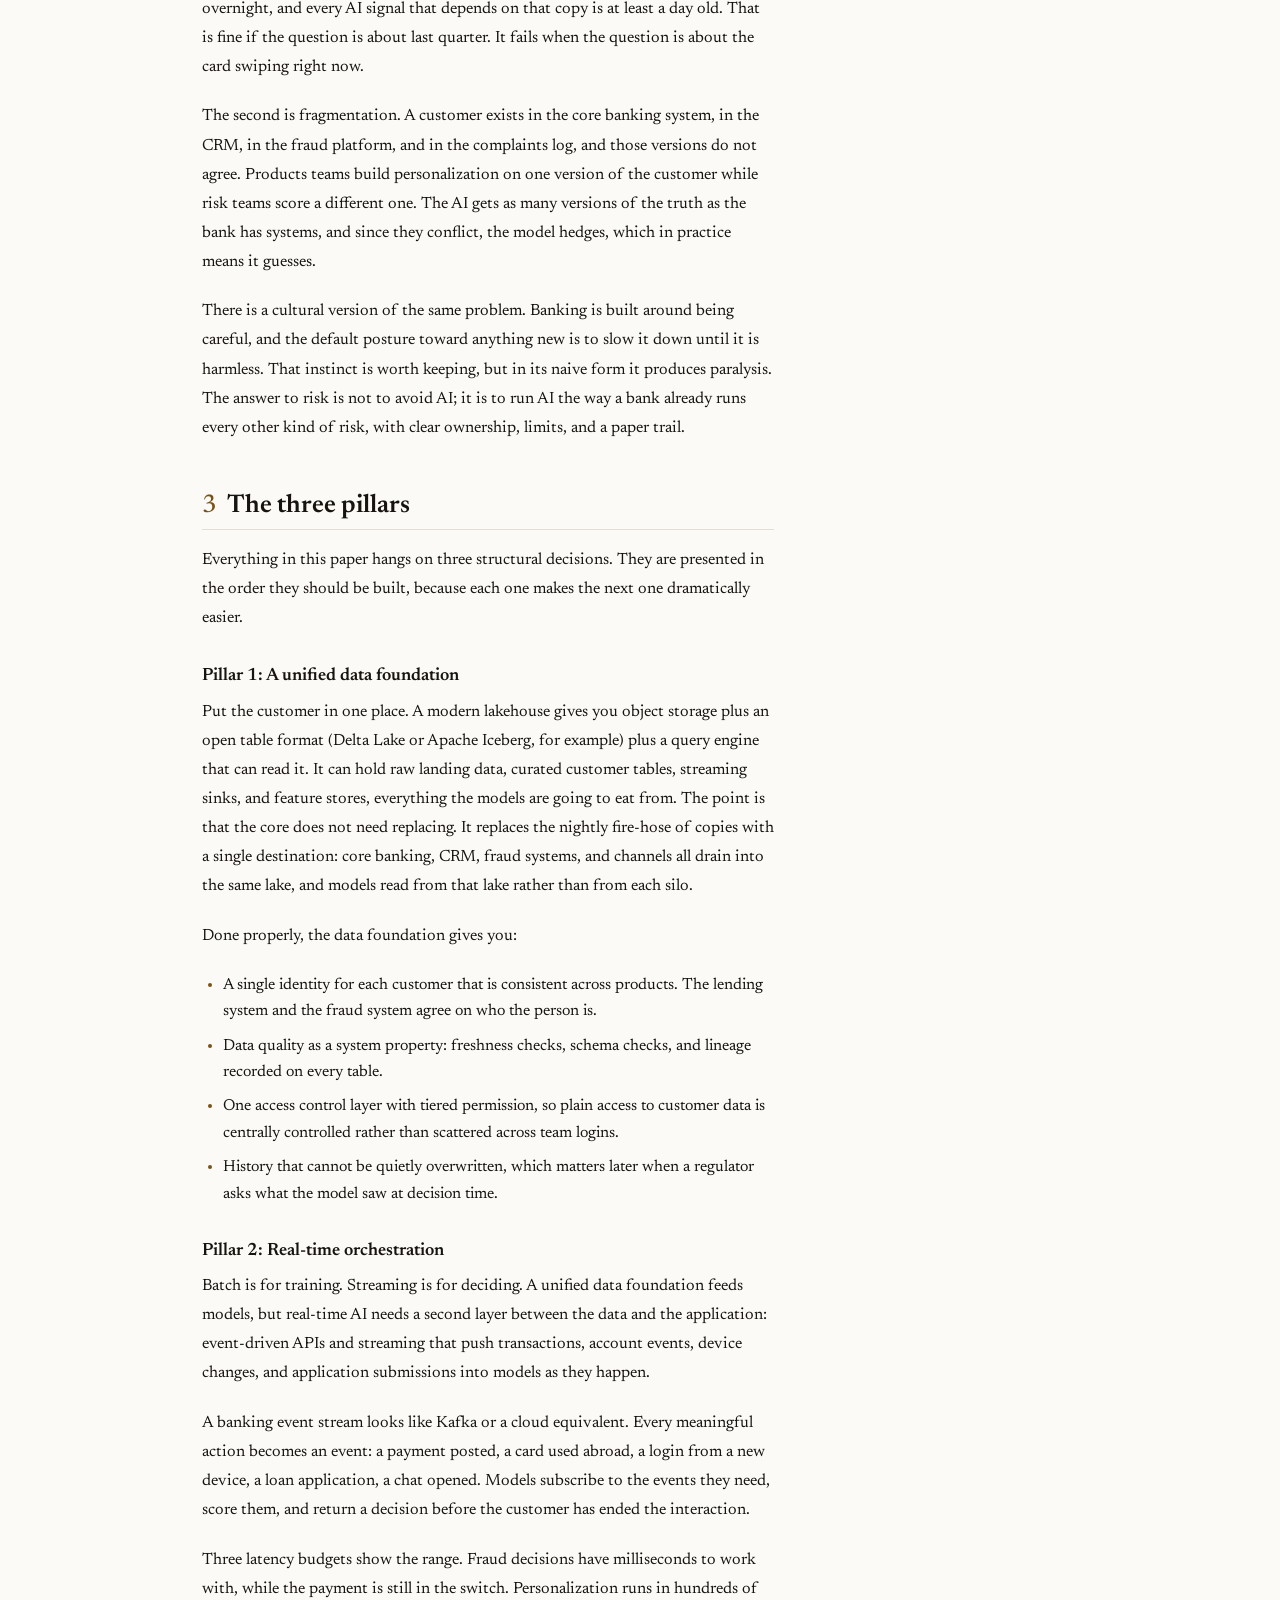
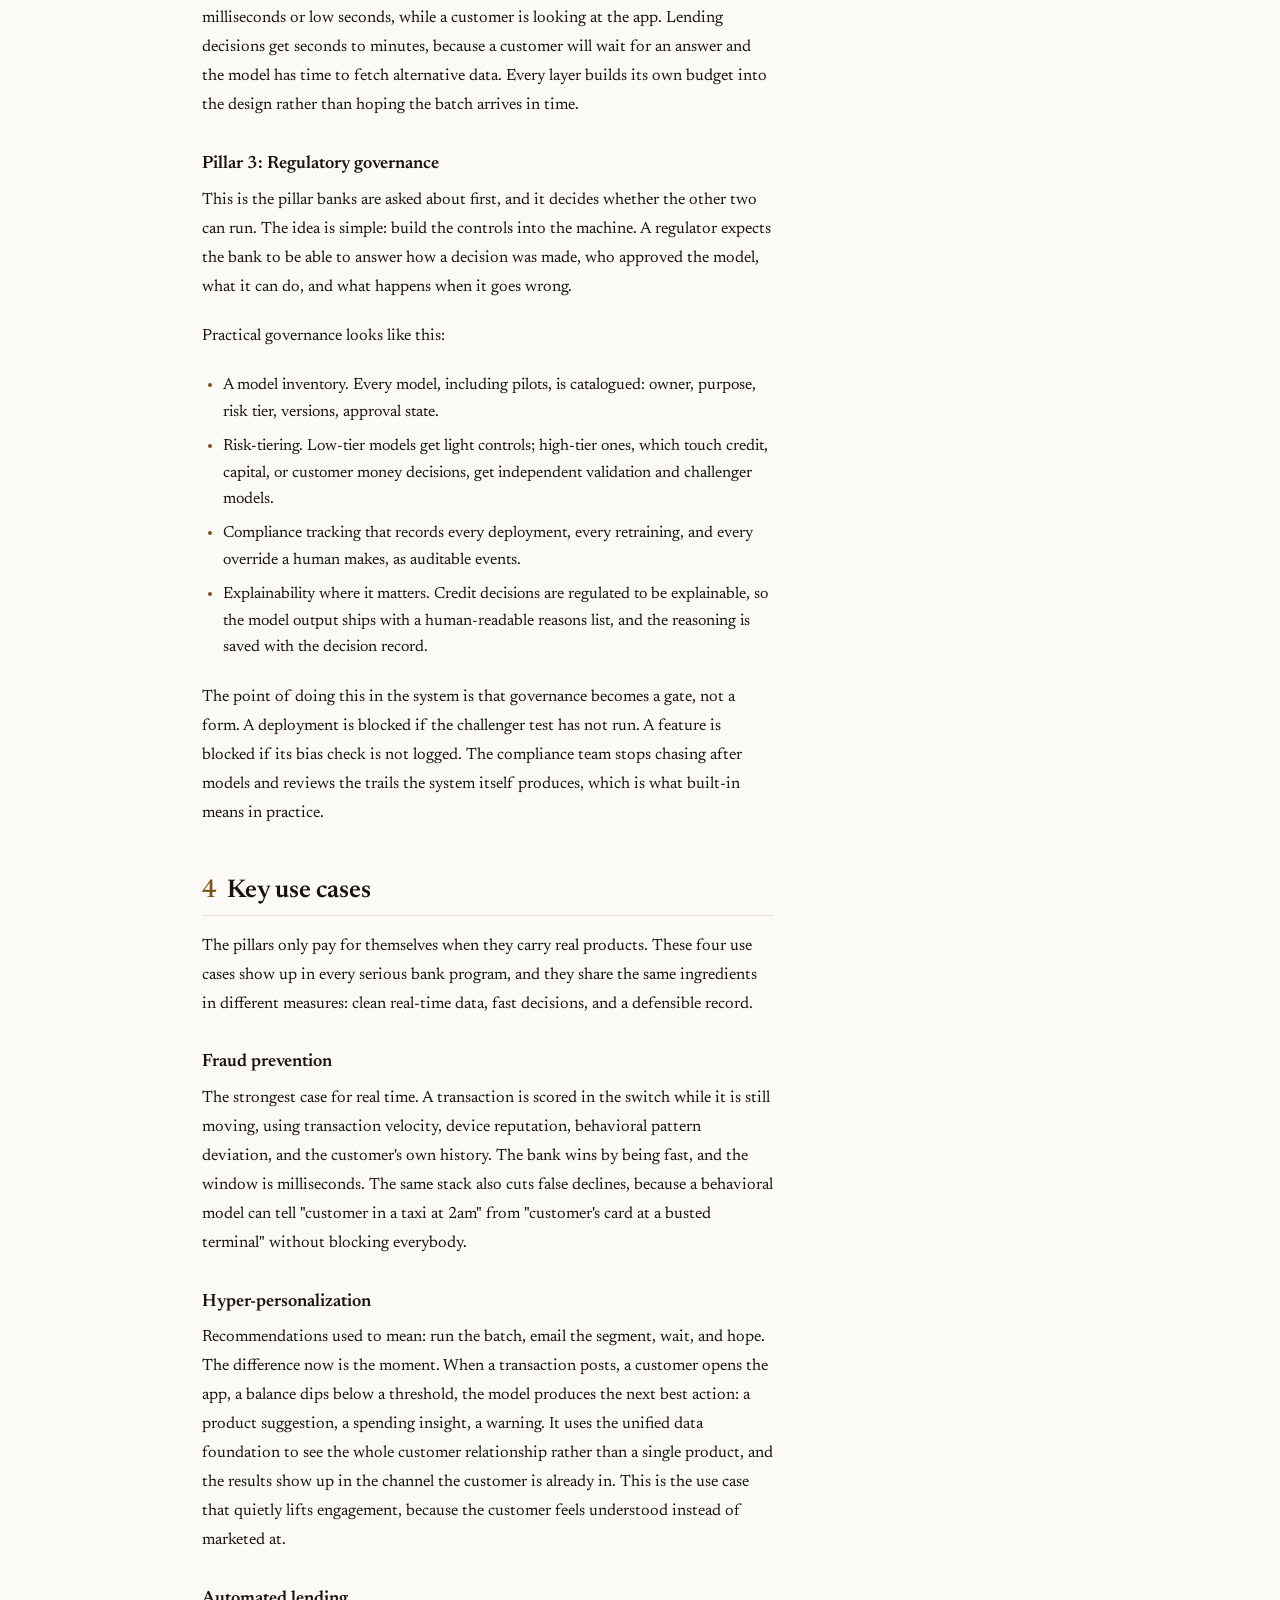
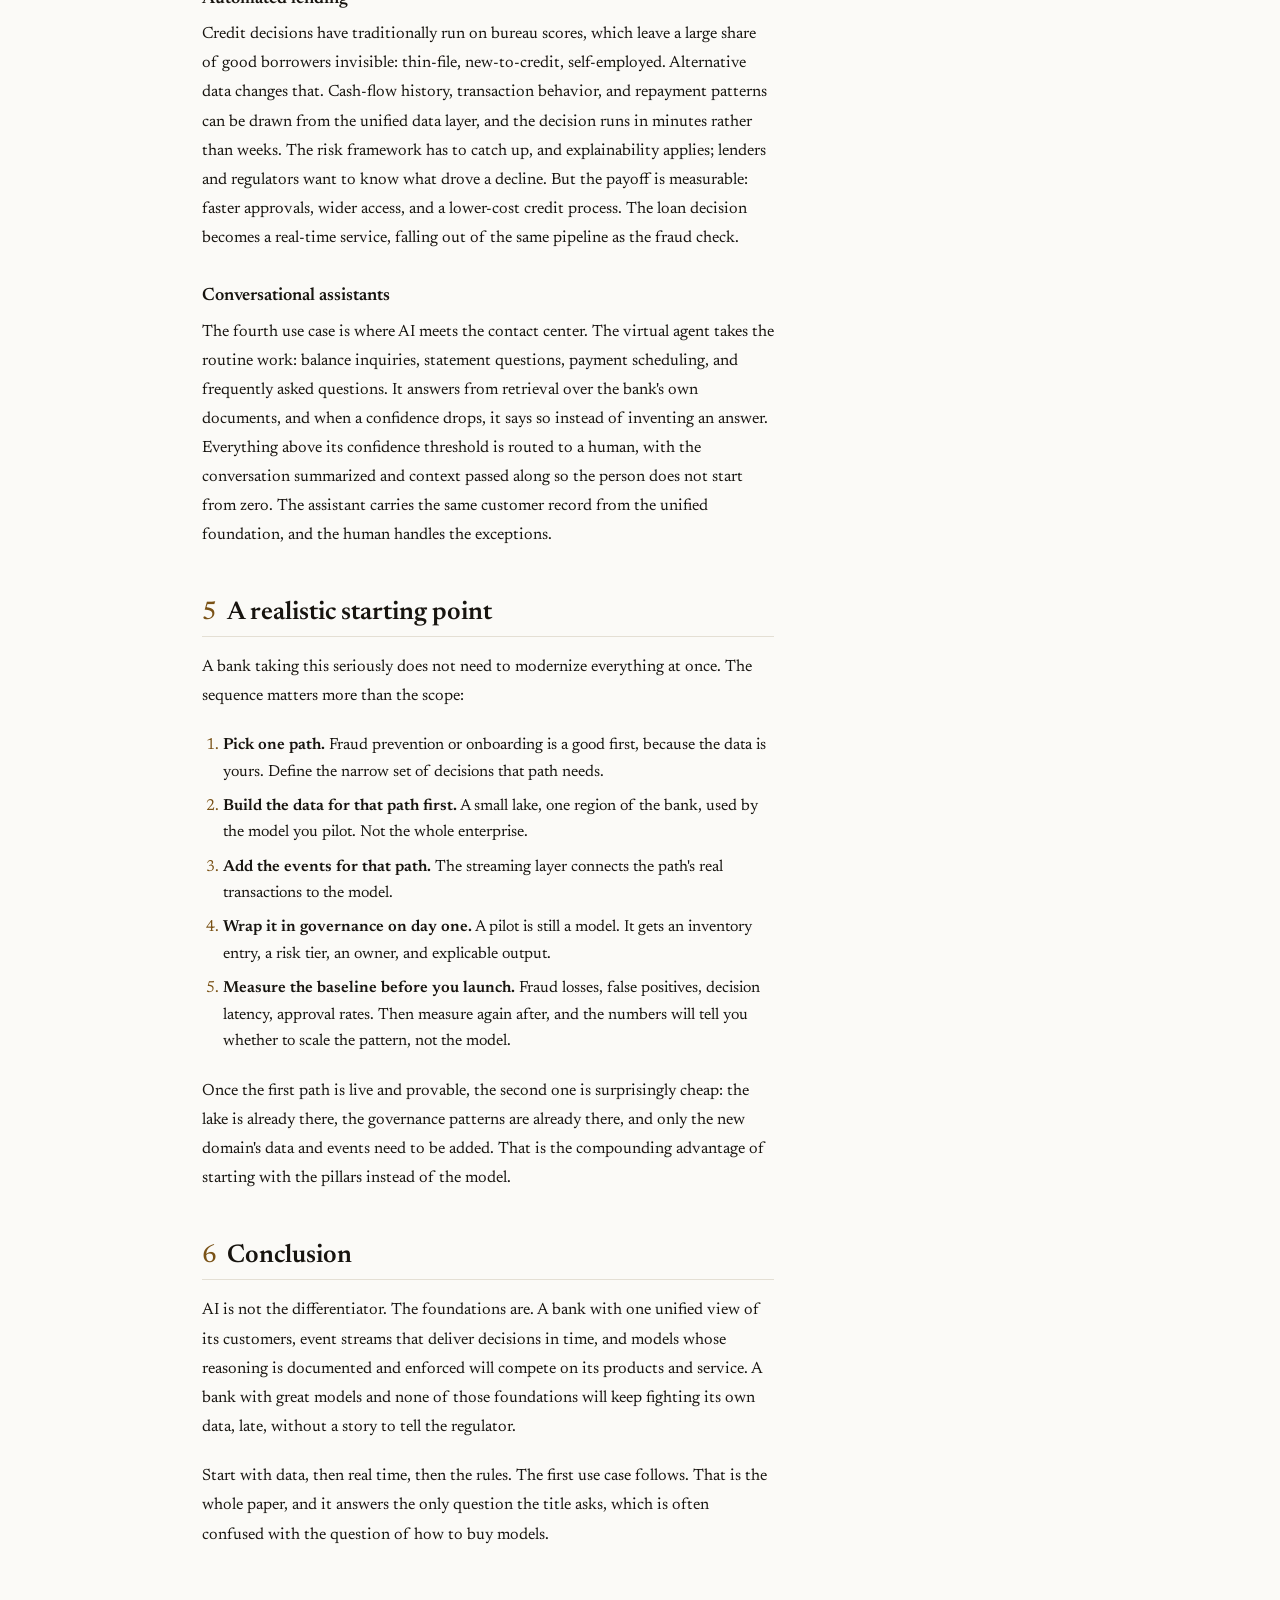
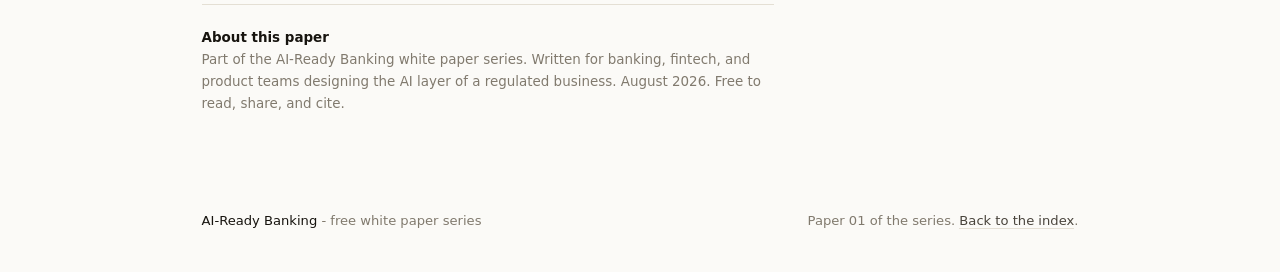
<file: white-papers/core-pillars-of-ai-ready-banking.html>
<!DOCTYPE html>
<html lang="en">
<head>
<meta charset="utf-8">
<meta name="viewport" content="width=device-width, initial-scale=1">
<title>Core Pillars of AI-Ready Banking | White Paper 01</title>
<meta name="description" content="White paper: the data, delivery, and governance foundations a bank needs before AI can make decisions in real time.">
<meta property="og:title" content="Core Pillars of AI-Ready Banking">
<meta property="og:description" content="Three pillars and four use cases that turn AI from a pilot into a decision engine inside a regulated bank.">
<meta property="og:type" content="article">
<link rel="icon" href="data:image/svg+xml,%3Csvg xmlns='http://www.w3.org/2000/svg' viewBox='0 0 64 64'%3E%3Crect width='64' height='64' fill='%2317140f'/%3E%3Ctext x='32' y='45' font-family='Georgia,serif' font-size='38' fill='%23d9b36a' text-anchor='middle'%3EA%3C/text%3E%3C/svg%3E">
<link rel="stylesheet" href="../assets/fonts.css">
<link rel="stylesheet" href="../assets/site.css">
<style>
  /* ---------- print: the paper is the artifact ---------- */
  @page { size: A4; margin: 20mm 17mm; }
  @page cover { margin: 0; }
  @page { @bottom-right { content: counter(page); font-family: "Segoe UI", Arial, sans-serif; font-size: 8pt; color: #8a97a5; } }
  @page cover { @bottom-right { content: none; } }

  .cover { display: none; } /* print only */

  @media print {
    .site-head, .back-link, .paper-cta, .download-card, .paper-heading { display: none !important; }
    .paper-layout { display: block; }
    .article { max-width: none; }
    .article p { font-size: 10.5pt; line-height: 1.7; margin-bottom: 4mm; }
    .article h2 { font-size: 14pt; margin: 9mm 0 4mm; border-bottom: 1px solid #d8dde3; padding-bottom: 2mm; page-break-after: avoid; }
    .article h3 { font-size: 11pt; margin: 7mm 0 2.5mm; page-break-after: avoid; }
    .article .lede { font-size: 12pt; border-left: 3px solid #9a6b23; padding-left: 5mm; }
    .article .box { background: #f0ede6; border: 1px solid #e4dfd4; }
    .article ul, .article ol { margin-bottom: 4mm; }
    .colophon { font-size: 8.5pt; }

    .cover {
      display: block;
      page: cover;
      height: 297mm;
      background: #0d1b2a;
      color: #ffffff;
      padding: 36mm 26mm;
      position: relative;
      page-break-after: always;
    }
    .cover .kicker {
      font-family: "Segoe UI", Arial, sans-serif;
      letter-spacing: 0.3em;
      font-size: 8.5pt;
      color: #c8a15c;
      text-transform: uppercase;
    }
    .cover h1 { font-size: 30pt; line-height: 1.18; font-weight: 600; margin: 16mm 0 9mm; color: #ffffff; }
    .cover .subtitle { font-size: 12.5pt; line-height: 1.55; color: #b9c7d9; max-width: 128mm; }
    .cover .meta {
      position: absolute; bottom: 26mm; left: 26mm; right: 26mm;
      border-top: 1px solid rgba(255, 255, 255, 0.25); padding-top: 7mm;
      font-family: "Segoe UI", Arial, sans-serif; font-size: 9pt; color: #93a5bb;
      display: flex; justify-content: space-between;
    }
  }
</style>
</head>
<body>

<header class="site-head">
  <a class="wordmark" href="../index.html">AI-Ready <span>Banking</span></a>
  <nav aria-label="Site">
    <a href="../index.html#papers">Papers</a>
    <a href="../index.html#series">The series</a>
  </nav>
</header>

<!-- ================= print cover ================= -->
<div class="cover">
  <div class="kicker">White Paper &middot; No. 01</div>
  <h1>Core Pillars of AI-Ready Banking</h1>
  <div class="subtitle">What it takes for a bank to put AI in the decision path: one clean view of the customer, events that arrive in time, and governance the system enforces on itself.</div>
  <div class="meta">
    <span>AI-Ready Banking Series</span>
    <span>August 2026</span>
  </div>
</div>

<main class="wrap">

  <header class="paper-heading">
    <a class="back-link" href="../index.html">All papers</a>
    <p class="kicker">White paper No. 01 &middot; August 2026</p>
    <h1>Core Pillars of AI-Ready Banking</h1>
    <p class="subtitle">What it takes for a bank to put AI in the decision path: one clean view of the customer, events that arrive in time, and governance the system enforces on itself.</p>
    <p class="meta-row">PDF 41 KB - 6 pages - A4</p>
    <div class="paper-cta">
      <a href="core-pillars-of-ai-ready-banking.pdf">Download PDF</a>
      <a href="../index.html">Back to the series</a>
    </div>
  </header>

  <div class="paper-layout">
    <article class="article">

      <p class="lede">Most banks already run machine learning somewhere. The thing that separates them from an AI-ready bank is rarely the model. It is the plumbing around it.</p>

      <h2><span class="num">1</span>Executive summary</h2>
      <p>Most banks run machine learning somewhere today: a fraud score here, a credit-risk model there, a chatbot answering basic questions. The thing that separates those banks from an AI-ready bank is rarely the model. It is the plumbing around it. The data that never quite matches between systems. The batch file that arrives once a day, hours after the customer has already transacted. The model that nobody can explain to the auditor.</p>
      <p>Being AI-ready means the foundation is in place before the models are: clean and centralized data, live event feeds, and governance that is built into the system rather than bolted on after launch. This paper walks through those three pillars and then through four use cases that put them to work.</p>

      <div class="box">
        <p class="box-label">The short version</p>
        <p>The model is the easy part. The data, the delivery, and the rules are the hard parts. Get those three right and the models become interchangeable; get them wrong and the best model in the world will be scored on stale data, late, and without a defensible answer to the regulator.</p>
      </div>

      <h2><span class="num">2</span>Why most banks are not AI-ready</h2>
      <p>Two habits hold banks back, and both are about heritage more than choice.</p>
      <p>The first is batching. Core banking platforms were built when the natural unit of work was a settlement cycle, not a decision. Data is still copied to a warehouse overnight, and every AI signal that depends on that copy is at least a day old. That is fine if the question is about last quarter. It fails when the question is about the card swiping right now.</p>
      <p>The second is fragmentation. A customer exists in the core banking system, in the CRM, in the fraud platform, and in the complaints log, and those versions do not agree. Products teams build personalization on one version of the customer while risk teams score a different one. The AI gets as many versions of the truth as the bank has systems, and since they conflict, the model hedges, which in practice means it guesses.</p>
      <p>There is a cultural version of the same problem. Banking is built around being careful, and the default posture toward anything new is to slow it down until it is harmless. That instinct is worth keeping, but in its naive form it produces paralysis. The answer to risk is not to avoid AI; it is to run AI the way a bank already runs every other kind of risk, with clear ownership, limits, and a paper trail.</p>

      <h2><span class="num">3</span>The three pillars</h2>
      <p>Everything in this paper hangs on three structural decisions. They are presented in the order they should be built, because each one makes the next one dramatically easier.</p>

      <h3>Pillar 1: A unified data foundation</h3>
      <p>Put the customer in one place. A modern lakehouse gives you object storage plus an open table format (Delta Lake or Apache Iceberg, for example) plus a query engine that can read it. It can hold raw landing data, curated customer tables, streaming sinks, and feature stores, everything the models are going to eat from. The point is that the core does not need replacing. It replaces the nightly fire-hose of copies with a single destination: core banking, CRM, fraud systems, and channels all drain into the same lake, and models read from that lake rather than from each silo.</p>
      <p>Done properly, the data foundation gives you:</p>
      <ul>
        <li>A single identity for each customer that is consistent across products. The lending system and the fraud system agree on who the person is.</li>
        <li>Data quality as a system property: freshness checks, schema checks, and lineage recorded on every table.</li>
        <li>One access control layer with tiered permission, so plain access to customer data is centrally controlled rather than scattered across team logins.</li>
        <li>History that cannot be quietly overwritten, which matters later when a regulator asks what the model saw at decision time.</li>
      </ul>

      <h3>Pillar 2: Real-time orchestration</h3>
      <p>Batch is for training. Streaming is for deciding. A unified data foundation feeds models, but real-time AI needs a second layer between the data and the application: event-driven APIs and streaming that push transactions, account events, device changes, and application submissions into models as they happen.</p>
      <p>A banking event stream looks like Kafka or a cloud equivalent. Every meaningful action becomes an event: a payment posted, a card used abroad, a login from a new device, a loan application, a chat opened. Models subscribe to the events they need, score them, and return a decision before the customer has ended the interaction.</p>
      <p>Three latency budgets show the range. Fraud decisions have milliseconds to work with, while the payment is still in the switch. Personalization runs in hundreds of milliseconds or low seconds, while a customer is looking at the app. Lending decisions get seconds to minutes, because a customer will wait for an answer and the model has time to fetch alternative data. Every layer builds its own budget into the design rather than hoping the batch arrives in time.</p>

      <h3>Pillar 3: Regulatory governance</h3>
      <p>This is the pillar banks are asked about first, and it decides whether the other two can run. The idea is simple: build the controls into the machine. A regulator expects the bank to be able to answer how a decision was made, who approved the model, what it can do, and what happens when it goes wrong.</p>
      <p>Practical governance looks like this:</p>
      <ul>
        <li>A model inventory. Every model, including pilots, is catalogued: owner, purpose, risk tier, versions, approval state.</li>
        <li>Risk-tiering. Low-tier models get light controls; high-tier ones, which touch credit, capital, or customer money decisions, get independent validation and challenger models.</li>
        <li>Compliance tracking that records every deployment, every retraining, and every override a human makes, as auditable events.</li>
        <li>Explainability where it matters. Credit decisions are regulated to be explainable, so the model output ships with a human-readable reasons list, and the reasoning is saved with the decision record.</li>
      </ul>
      <p>The point of doing this in the system is that governance becomes a gate, not a form. A deployment is blocked if the challenger test has not run. A feature is blocked if its bias check is not logged. The compliance team stops chasing after models and reviews the trails the system itself produces, which is what built-in means in practice.</p>

      <h2><span class="num">4</span>Key use cases</h2>
      <p>The pillars only pay for themselves when they carry real products. These four use cases show up in every serious bank program, and they share the same ingredients in different measures: clean real-time data, fast decisions, and a defensible record.</p>

      <h3>Fraud prevention</h3>
      <p>The strongest case for real time. A transaction is scored in the switch while it is still moving, using transaction velocity, device reputation, behavioral pattern deviation, and the customer's own history. The bank wins by being fast, and the window is milliseconds. The same stack also cuts false declines, because a behavioral model can tell "customer in a taxi at 2am" from "customer's card at a busted terminal" without blocking everybody.</p>

      <h3>Hyper-personalization</h3>
      <p>Recommendations used to mean: run the batch, email the segment, wait, and hope. The difference now is the moment. When a transaction posts, a customer opens the app, a balance dips below a threshold, the model produces the next best action: a product suggestion, a spending insight, a warning. It uses the unified data foundation to see the whole customer relationship rather than a single product, and the results show up in the channel the customer is already in. This is the use case that quietly lifts engagement, because the customer feels understood instead of marketed at.</p>

      <h3>Automated lending</h3>
      <p>Credit decisions have traditionally run on bureau scores, which leave a large share of good borrowers invisible: thin-file, new-to-credit, self-employed. Alternative data changes that. Cash-flow history, transaction behavior, and repayment patterns can be drawn from the unified data layer, and the decision runs in minutes rather than weeks. The risk framework has to catch up, and explainability applies; lenders and regulators want to know what drove a decline. But the payoff is measurable: faster approvals, wider access, and a lower-cost credit process. The loan decision becomes a real-time service, falling out of the same pipeline as the fraud check.</p>

      <h3>Conversational assistants</h3>
      <p>The fourth use case is where AI meets the contact center. The virtual agent takes the routine work: balance inquiries, statement questions, payment scheduling, and frequently asked questions. It answers from retrieval over the bank's own documents, and when a confidence drops, it says so instead of inventing an answer. Everything above its confidence threshold is routed to a human, with the conversation summarized and context passed along so the person does not start from zero. The assistant carries the same customer record from the unified foundation, and the human handles the exceptions.</p>

      <h2><span class="num">5</span>A realistic starting point</h2>
      <p>A bank taking this seriously does not need to modernize everything at once. The sequence matters more than the scope:</p>
      <ol>
        <li><strong>Pick one path.</strong> Fraud prevention or onboarding is a good first, because the data is yours. Define the narrow set of decisions that path needs.</li>
        <li><strong>Build the data for that path first.</strong> A small lake, one region of the bank, used by the model you pilot. Not the whole enterprise.</li>
        <li><strong>Add the events for that path.</strong> The streaming layer connects the path's real transactions to the model.</li>
        <li><strong>Wrap it in governance on day one.</strong> A pilot is still a model. It gets an inventory entry, a risk tier, an owner, and explicable output.</li>
        <li><strong>Measure the baseline before you launch.</strong> Fraud losses, false positives, decision latency, approval rates. Then measure again after, and the numbers will tell you whether to scale the pattern, not the model.</li>
      </ol>
      <p>Once the first path is live and provable, the second one is surprisingly cheap: the lake is already there, the governance patterns are already there, and only the new domain's data and events need to be added. That is the compounding advantage of starting with the pillars instead of the model.</p>

      <h2><span class="num">6</span>Conclusion</h2>
      <p>AI is not the differentiator. The foundations are. A bank with one unified view of its customers, event streams that deliver decisions in time, and models whose reasoning is documented and enforced will compete on its products and service. A bank with great models and none of those foundations will keep fighting its own data, late, without a story to tell the regulator.</p>
      <p>Start with data, then real time, then the rules. The first use case follows. That is the whole paper, and it answers the only question the title asks, which is often confused with the question of how to buy models.</p>

      <div class="colophon">
        <strong>About this paper</strong><br>
        Part of the AI-Ready Banking white paper series. Written for banking, fintech, and product teams designing the AI layer of a regulated business. August 2026. Free to read, share, and cite.
      </div>
    </article>

    <aside class="download-card" aria-label="Paper download">
      <p class="dc-label">Download</p>
      <p class="dc-file">Core Pillars of AI-Ready Banking</p>
      <p class="dc-meta">PDF 41 KB - 6 pages</p>
      <a href="core-pillars-of-ai-ready-banking.pdf">Download PDF</a>
      <p class="dc-note">Typeset at A4 with a cover page, ready to print or attach.</p>
    </aside>
  </div>

</main>

<footer class="site-footer wrap">
  <span><span class="strong">AI-Ready Banking</span> - free white paper series</span>
  <span>Paper 01 of the series. <a href="../index.html">Back to the index</a>.</span>
</footer>

</body>
</html>
</file>
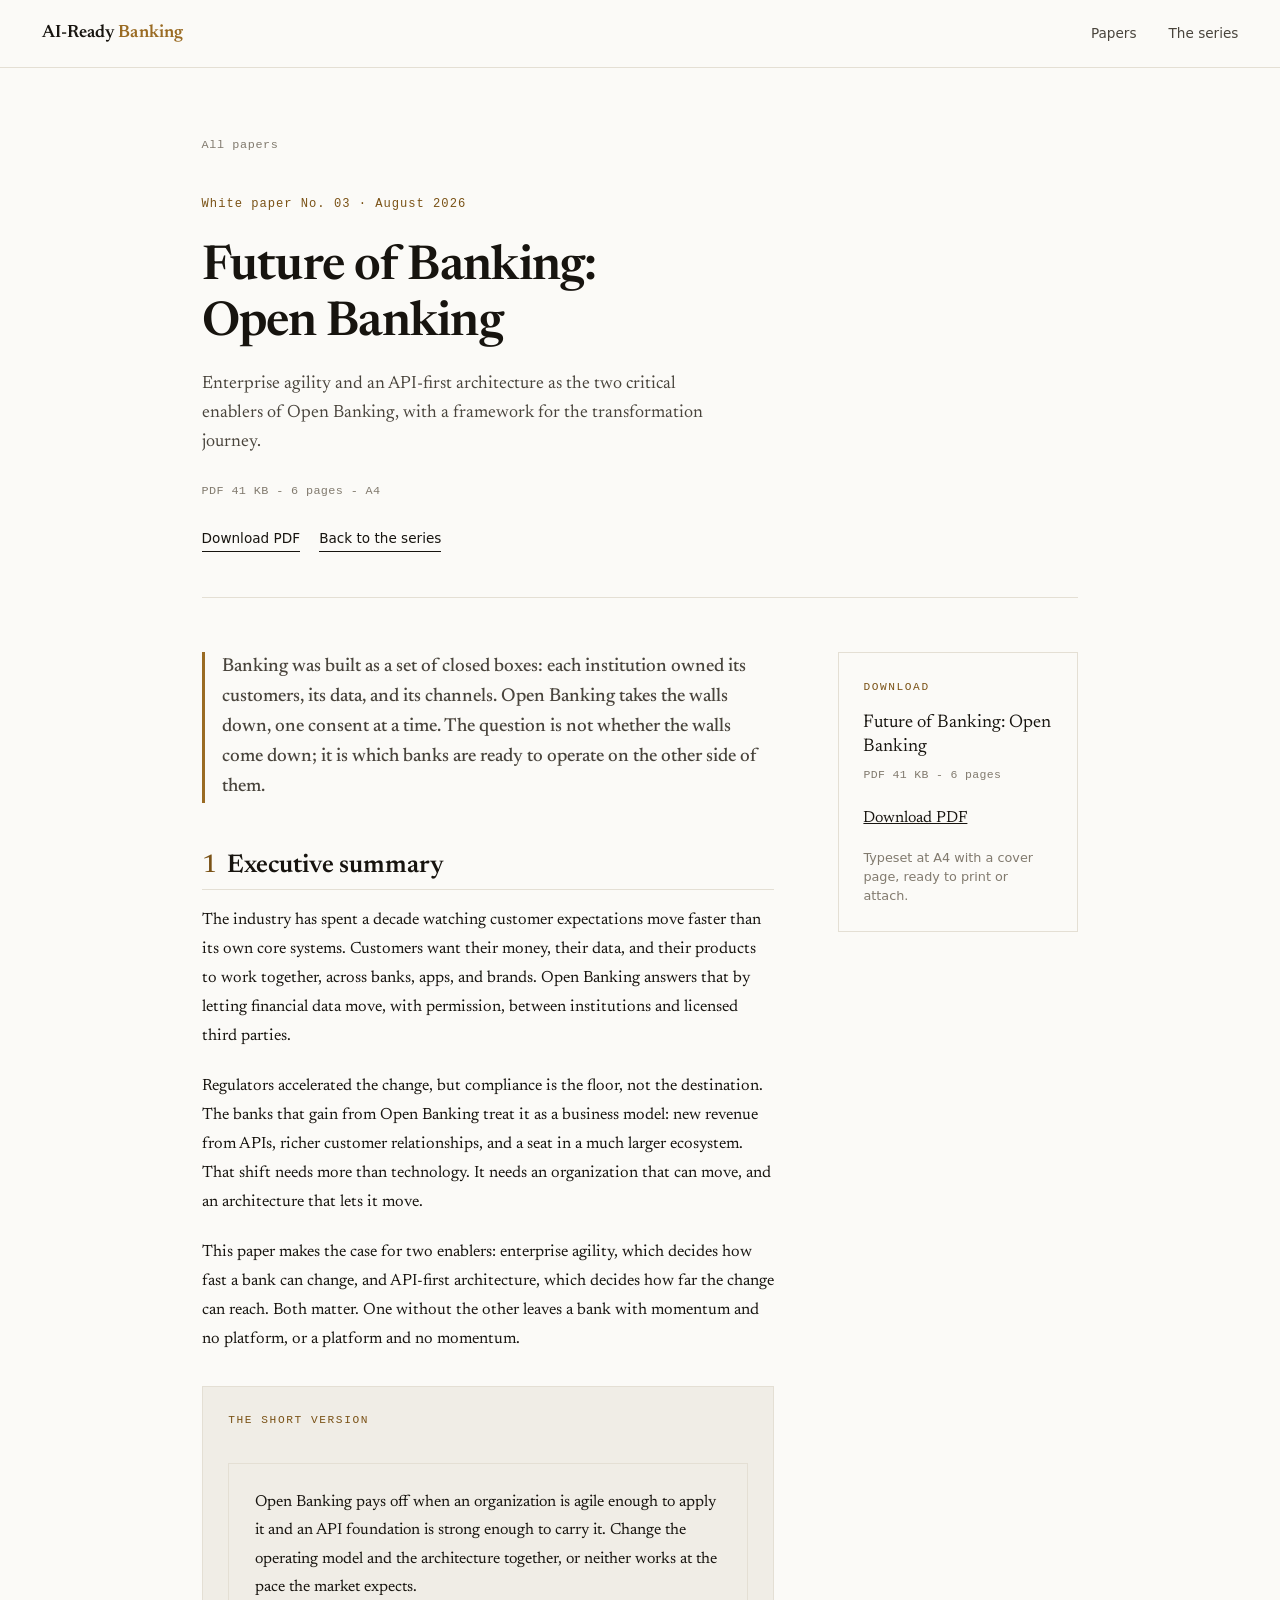
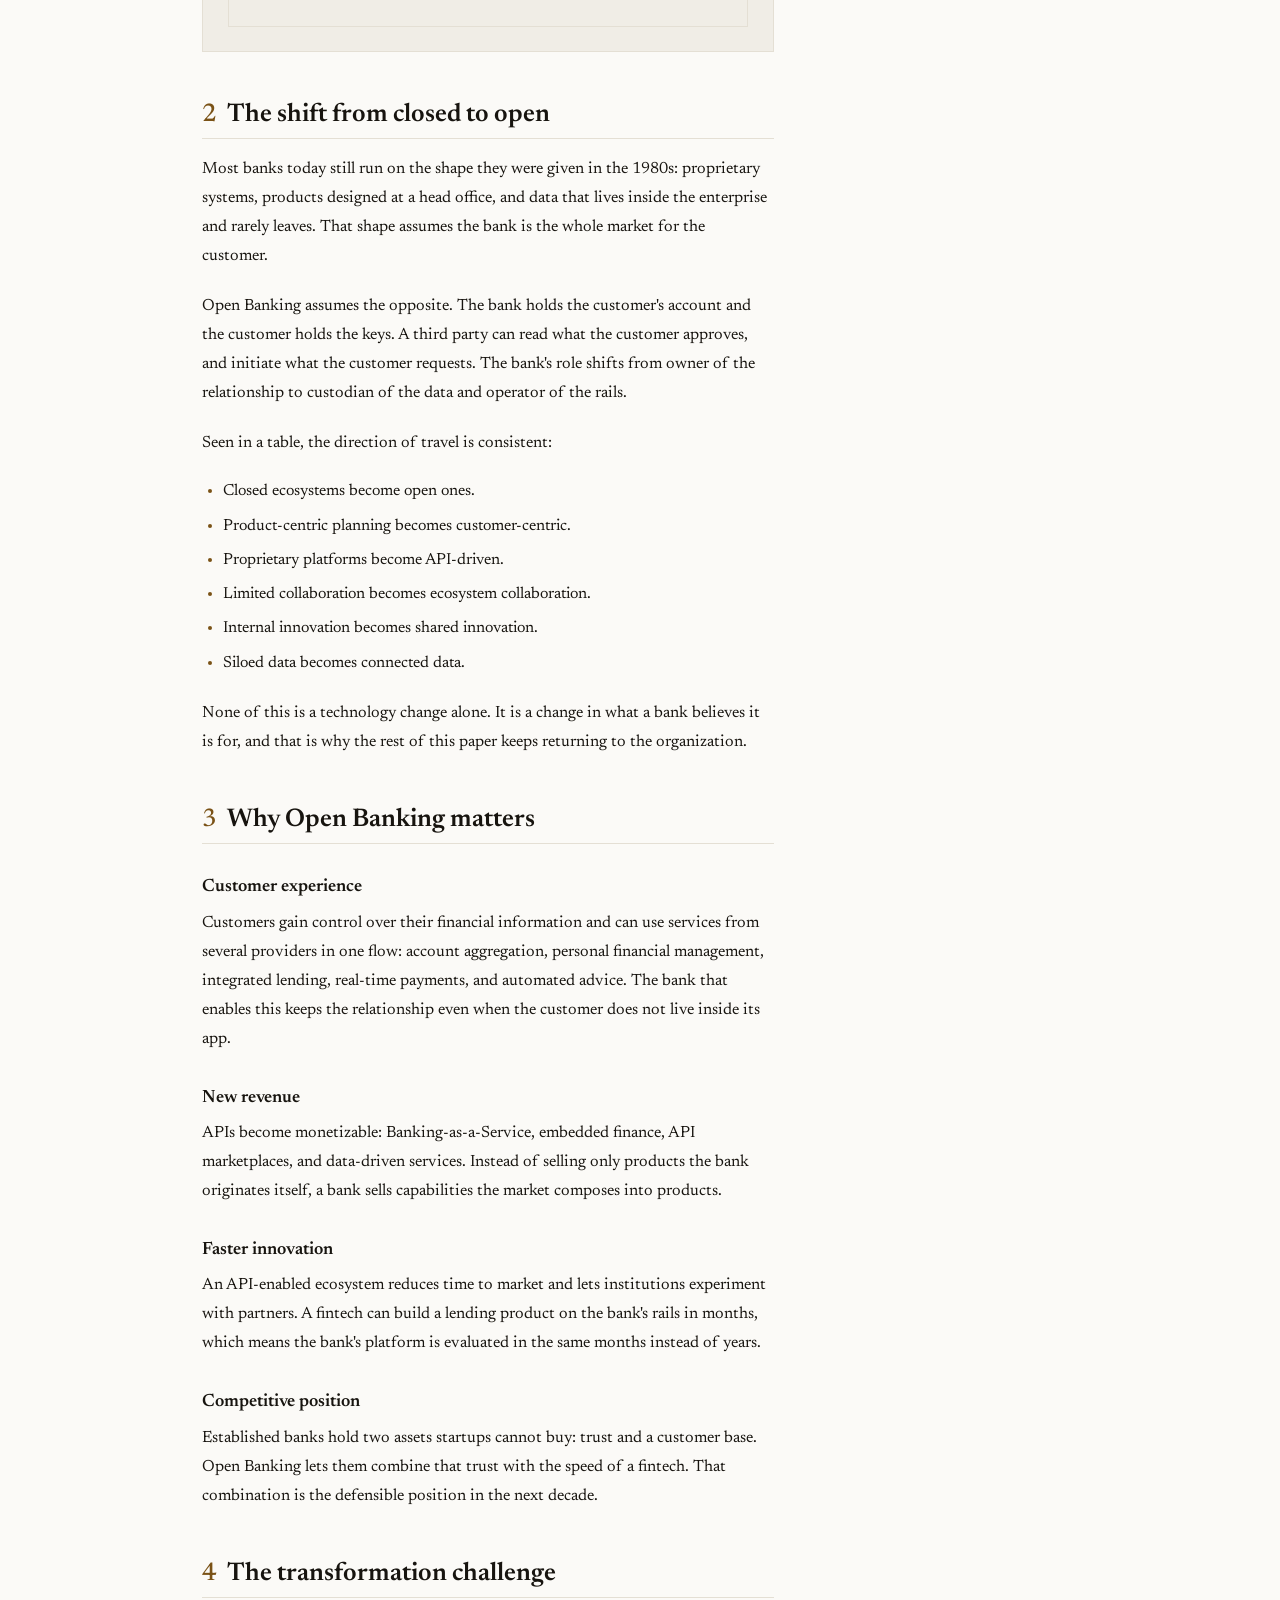
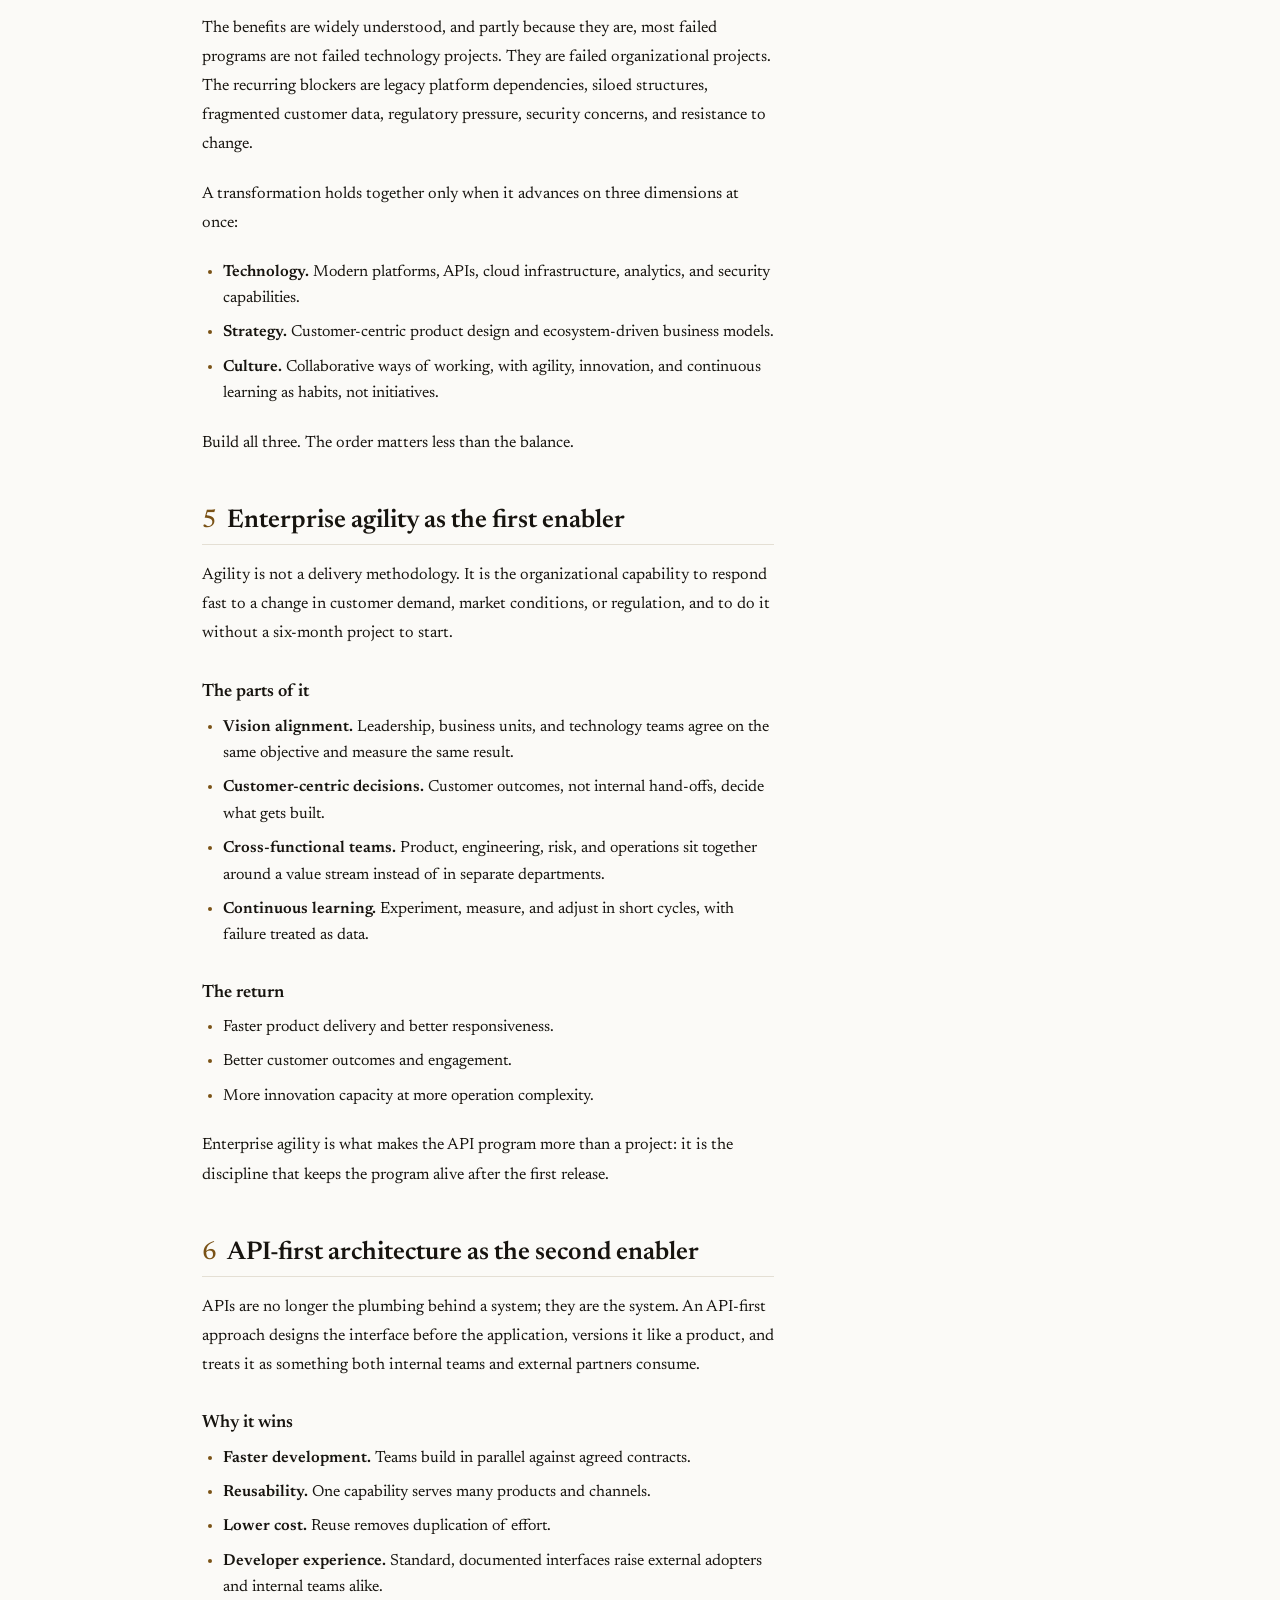
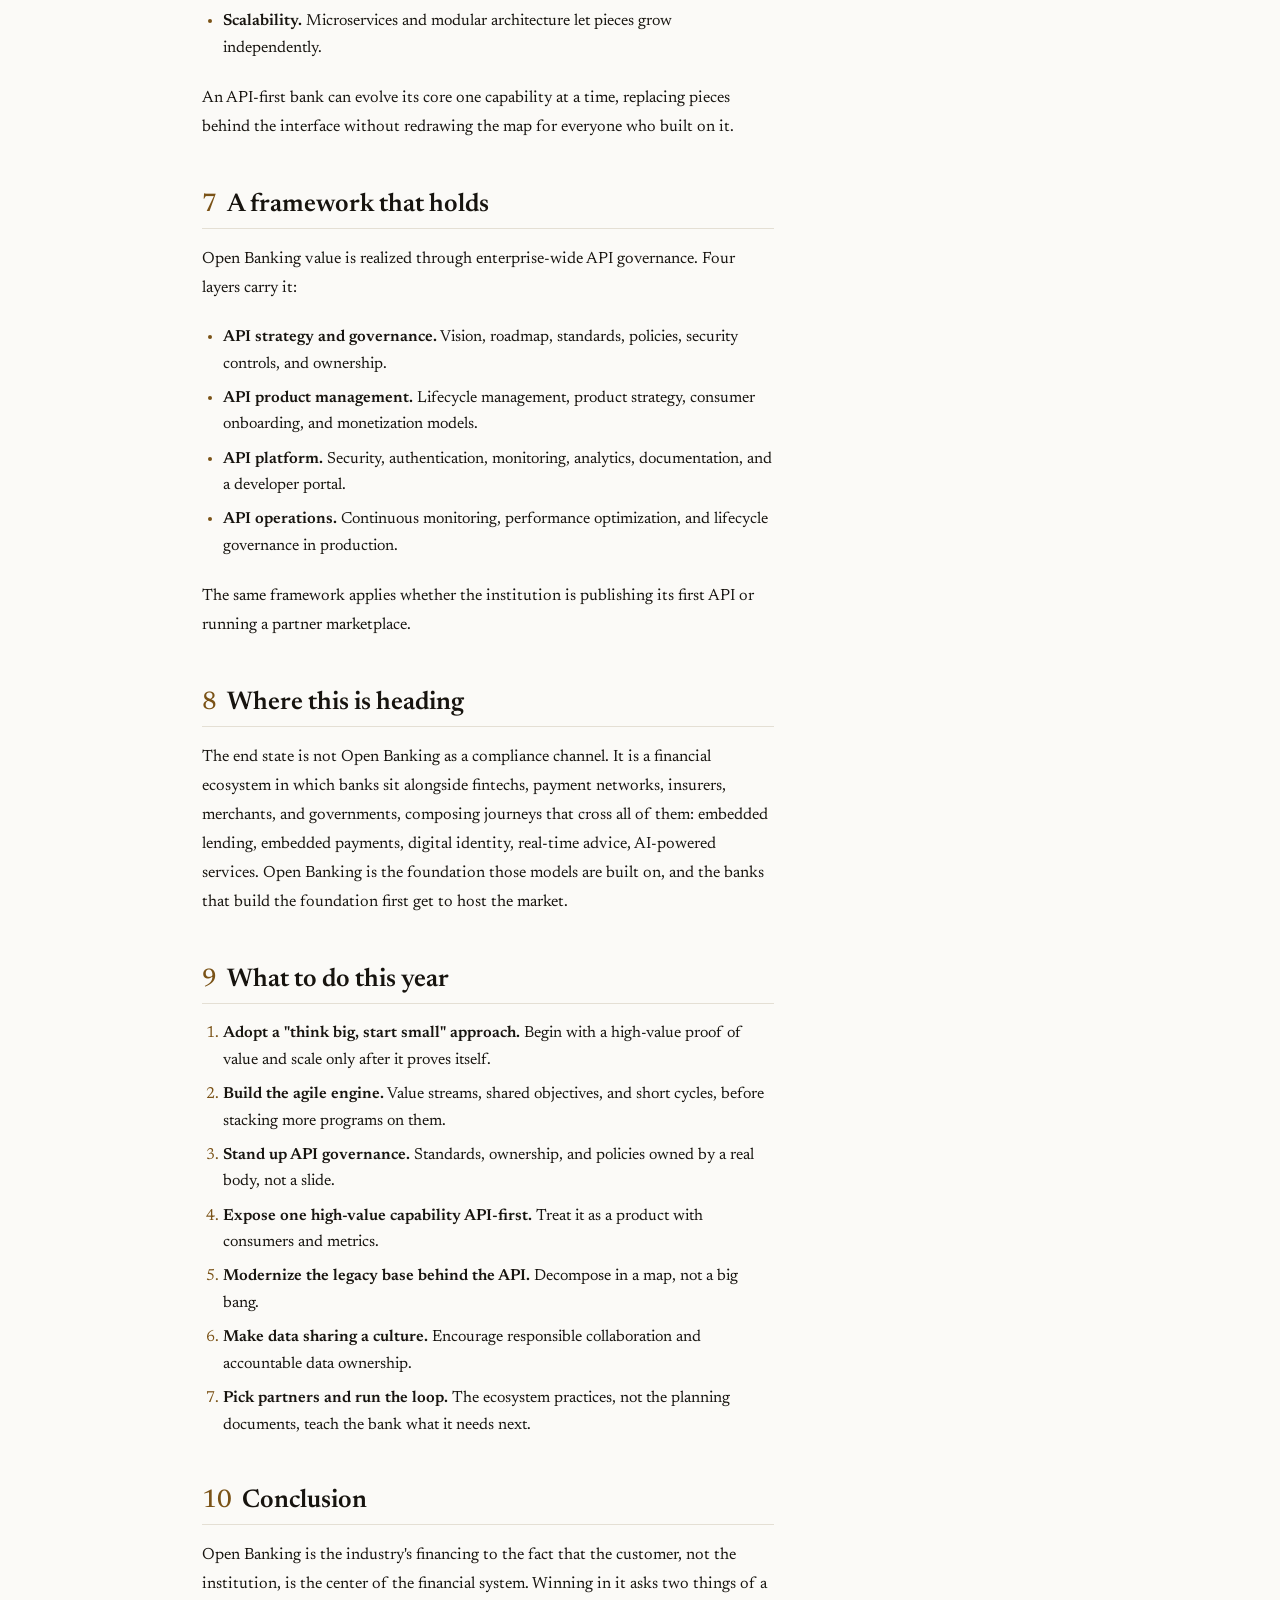
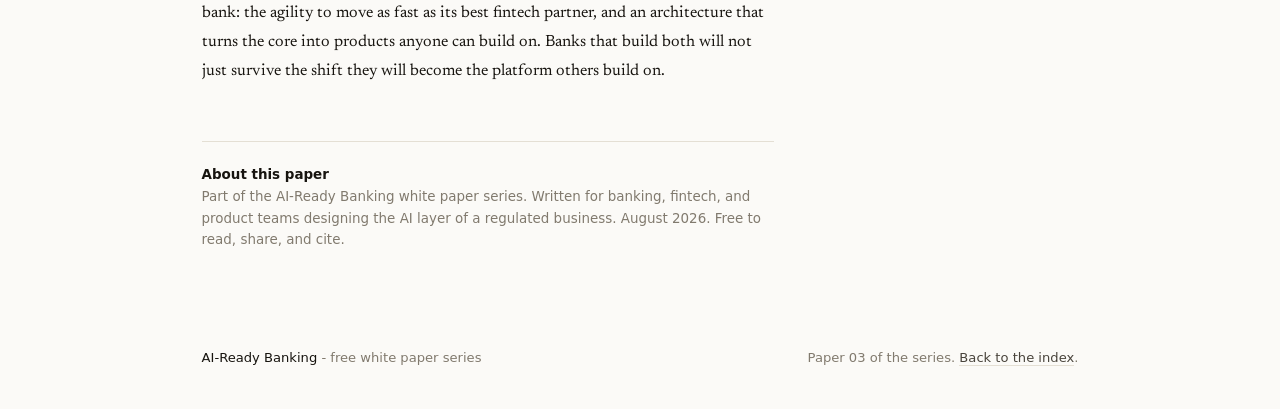
<file: white-papers/future-of-banking-open-banking.html>
<!DOCTYPE html>
<html lang="en">
<head>
<meta charset="utf-8">
<meta name="viewport" content="width=device-width, initial-scale=1">
<title>Future of Banking: Open Banking | White Paper 03</title>
<meta name="description" content="White paper: enterprise agility and API-first architecture as the critical enablers of Open Banking transformation.">
<meta property="og:title" content="Future of Banking: Open Banking">
<meta property="og:description" content="Enterprise agility and an API-first architecture as the two critical enablers of Open Banking, with a framework for the transformation journey.">
<meta property="og:type" content="article">
<link rel="icon" href="data:image/svg+xml,%3Csvg xmlns='http://www.w3.org/2000/svg' viewBox='0 0 64 64'%3E%3Crect width='64' height='64' fill='%2317140f'/%3E%3Ctext x='32' y='45' font-family='Georgia,serif' font-size='38' fill='%23d9b36a' text-anchor='middle'%3EA%3C/text%3E%3C/svg%3E">
<link rel="stylesheet" href="../assets/fonts.css">
<link rel="stylesheet" href="../assets/site.css">
<style>
  /* ---------- print: the paper is the artifact ---------- */
  @page { size: A4; margin: 20mm 17mm; }
  @page cover { margin: 0; }
  @page { @bottom-right { content: counter(page); font-family: "Segoe UI", Arial, sans-serif; font-size: 8pt; color: #8a97a5; } }
  @page cover { @bottom-right { content: none; } }

  .cover { display: none; } /* print only */

  @media print {
    .site-head, .back-link, .paper-cta, .download-card, .paper-heading { display: none !important; }
    .paper-layout { display: block; }
    .article { max-width: none; }
    .article p { font-size: 10.5pt; line-height: 1.7; margin-bottom: 4mm; }
    .article h2 { font-size: 14pt; margin: 9mm 0 4mm; border-bottom: 1px solid #d8dde3; padding-bottom: 2mm; page-break-after: avoid; }
    .article h3 { font-size: 11pt; margin: 7mm 0 2.5mm; page-break-after: avoid; }
    .article .lede { font-size: 12pt; border-left: 3px solid #9a6b23; padding-left: 5mm; }
    .article .box { background: #f0ede6; border: 1px solid #e4dfd4; }
    .article ul, .article ol { margin-bottom: 4mm; }
    .colophon { font-size: 8.5pt; }

    .cover {
      display: block;
      page: cover;
      height: 297mm;
      background: #0d1b2a;
      color: #ffffff;
      padding: 36mm 26mm;
      position: relative;
      page-break-after: always;
    }
    .cover .kicker {
      font-family: "Segoe UI", Arial, sans-serif;
      letter-spacing: 0.3em;
      font-size: 8.5pt;
      color: #c8a15c;
      text-transform: uppercase;
    }
    .cover h1 { font-size: 30pt; line-height: 1.18; font-weight: 600; margin: 16mm 0 9mm; color: #ffffff; }
    .cover .subtitle { font-size: 12.5pt; line-height: 1.55; color: #b9c7d9; max-width: 128mm; }
    .cover .meta {
      position: absolute; bottom: 26mm; left: 26mm; right: 26mm;
      border-top: 1px solid rgba(255, 255, 255, 0.25); padding-top: 7mm;
      font-family: "Segoe UI", Arial, sans-serif; font-size: 9pt; color: #93a5bb;
      display: flex; justify-content: space-between;
    }
  }
</style>
</head>
<body>

<header class="site-head">
  <a class="wordmark" href="../index.html">AI-Ready <span>Banking</span></a>
  <nav aria-label="Site">
    <a href="../index.html#papers">Papers</a>
    <a href="../index.html#series">The series</a>
  </nav>
</header>

<!-- ================= print cover ================= -->
<div class="cover">
  <div class="kicker">White Paper &middot; No. 03</div>
  <h1>Future of Banking: Open Banking</h1>
  <div class="subtitle">Enterprise agility and an API-first architecture as the two critical enablers of Open Banking, with a framework for the transformation journey.</div>
  <div class="meta">
    <span>AI-Ready Banking Series</span>
    <span>August 2026</span>
  </div>
</div>

<main class="wrap">

  <header class="paper-heading">
    <a class="back-link" href="../index.html">All papers</a>
    <p class="kicker">White paper No. 03 &middot; August 2026</p>
    <h1>Future of Banking: Open Banking</h1>
    <p class="subtitle">Enterprise agility and an API-first architecture as the two critical enablers of Open Banking, with a framework for the transformation journey.</p>
    <p class="meta-row">PDF 41 KB - 6 pages - A4</p>
    <div class="paper-cta">
      <a href="future-of-banking-open-banking.pdf">Download PDF</a>
      <a href="../index.html">Back to the series</a>
    </div>
  </header>

  <div class="paper-layout">
    <article class="article">

      <p class="lede">Banking was built as a set of closed boxes: each institution owned its customers, its data, and its channels. Open Banking takes the walls down, one consent at a time. The question is not whether the walls come down; it is which banks are ready to operate on the other side of them.</p>

      <h2><span class="num">1</span>Executive summary</h2>
      <p>The industry has spent a decade watching customer expectations move faster than its own core systems. Customers want their money, their data, and their products to work together, across banks, apps, and brands. Open Banking answers that by letting financial data move, with permission, between institutions and licensed third parties.</p>
      <p>Regulators accelerated the change, but compliance is the floor, not the destination. The banks that gain from Open Banking treat it as a business model: new revenue from APIs, richer customer relationships, and a seat in a much larger ecosystem. That shift needs more than technology. It needs an organization that can move, and an architecture that lets it move.</p>
      <p>This paper makes the case for two enablers: enterprise agility, which decides how fast a bank can change, and API-first architecture, which decides how far the change can reach. Both matter. One without the other leaves a bank with momentum and no platform, or a platform and no momentum.</p>

      <div class="box">
        <p class="box-label">The short version</p>
        <p class="box">Open Banking pays off when an organization is agile enough to apply it and an API foundation is strong enough to carry it. Change the operating model and the architecture together, or neither works at the pace the market expects.</p>
      </div>

      <h2><span class="num">2</span>The shift from closed to open</h2>
      <p>Most banks today still run on the shape they were given in the 1980s: proprietary systems, products designed at a head office, and data that lives inside the enterprise and rarely leaves. That shape assumes the bank is the whole market for the customer.</p>
      <p>Open Banking assumes the opposite. The bank holds the customer's account and the customer holds the keys. A third party can read what the customer approves, and initiate what the customer requests. The bank's role shifts from owner of the relationship to custodian of the data and operator of the rails.</p>
      <p>Seen in a table, the direction of travel is consistent:</p>
      <ul>
        <li>Closed ecosystems become open ones.</li>
        <li>Product-centric planning becomes customer-centric.</li>
        <li>Proprietary platforms become API-driven.</li>
        <li>Limited collaboration becomes ecosystem collaboration.</li>
        <li>Internal innovation becomes shared innovation.</li>
        <li>Siloed data becomes connected data.</li>
      </ul>
      <p>None of this is a technology change alone. It is a change in what a bank believes it is for, and that is why the rest of this paper keeps returning to the organization.</p>

      <h2><span class="num">3</span>Why Open Banking matters</h2>

      <h3>Customer experience</h3>
      <p>Customers gain control over their financial information and can use services from several providers in one flow: account aggregation, personal financial management, integrated lending, real-time payments, and automated advice. The bank that enables this keeps the relationship even when the customer does not live inside its app.</p>

      <h3>New revenue</h3>
      <p>APIs become monetizable: Banking-as-a-Service, embedded finance, API marketplaces, and data-driven services. Instead of selling only products the bank originates itself, a bank sells capabilities the market composes into products.</p>

      <h3>Faster innovation</h3>
      <p>An API-enabled ecosystem reduces time to market and lets institutions experiment with partners. A fintech can build a lending product on the bank's rails in months, which means the bank's platform is evaluated in the same months instead of years.</p>

      <h3>Competitive position</h3>
      <p>Established banks hold two assets startups cannot buy: trust and a customer base. Open Banking lets them combine that trust with the speed of a fintech. That combination is the defensible position in the next decade.</p>

      <h2><span class="num">4</span>The transformation challenge</h2>
      <p>The benefits are widely understood, and partly because they are, most failed programs are not failed technology projects. They are failed organizational projects. The recurring blockers are legacy platform dependencies, siloed structures, fragmented customer data, regulatory pressure, security concerns, and resistance to change.</p>
      <p>A transformation holds together only when it advances on three dimensions at once:</p>
      <ul>
        <li><strong>Technology.</strong> Modern platforms, APIs, cloud infrastructure, analytics, and security capabilities.</li>
        <li><strong>Strategy.</strong> Customer-centric product design and ecosystem-driven business models.</li>
        <li><strong>Culture.</strong> Collaborative ways of working, with agility, innovation, and continuous learning as habits, not initiatives.</li>
      </ul>
      <p>Build all three. The order matters less than the balance.</p>

      <h2><span class="num">5</span>Enterprise agility as the first enabler</h2>
      <p>Agility is not a delivery methodology. It is the organizational capability to respond fast to a change in customer demand, market conditions, or regulation, and to do it without a six-month project to start.</p>
      <h3>The parts of it</h3>
      <ul>
        <li><strong>Vision alignment.</strong> Leadership, business units, and technology teams agree on the same objective and measure the same result.</li>
        <li><strong>Customer-centric decisions.</strong> Customer outcomes, not internal hand-offs, decide what gets built.</li>
        <li><strong>Cross-functional teams.</strong> Product, engineering, risk, and operations sit together around a value stream instead of in separate departments.</li>
        <li><strong>Continuous learning.</strong> Experiment, measure, and adjust in short cycles, with failure treated as data.</li>
      </ul>
      <h3>The return</h3>
      <ul>
        <li>Faster product delivery and better responsiveness.</li>
        <li>Better customer outcomes and engagement.</li>
        <li>More innovation capacity at more operation complexity.</li>
      </ul>
      <p>Enterprise agility is what makes the API program more than a project: it is the discipline that keeps the program alive after the first release.</p>

      <h2><span class="num">6</span>API-first architecture as the second enabler</h2>
      <p>APIs are no longer the plumbing behind a system; they are the system. An API-first approach designs the interface before the application, versions it like a product, and treats it as something both internal teams and external partners consume.</p>
      <h3>Why it wins</h3>
      <ul>
        <li><strong>Faster development.</strong> Teams build in parallel against agreed contracts.</li>
        <li><strong>Reusability.</strong> One capability serves many products and channels.</li>
        <li><strong>Lower cost.</strong> Reuse removes duplication of effort.</li>
        <li><strong>Developer experience.</strong> Standard, documented interfaces raise external adopters and internal teams alike.</li>
        <li><strong>Scalability.</strong> Microservices and modular architecture let pieces grow independently.</li>
      </ul>
      <p>An API-first bank can evolve its core one capability at a time, replacing pieces behind the interface without redrawing the map for everyone who built on it.</p>

      <h2><span class="num">7</span>A framework that holds</h2>
      <p>Open Banking value is realized through enterprise-wide API governance. Four layers carry it:</p>
      <ul>
        <li><strong>API strategy and governance.</strong> Vision, roadmap, standards, policies, security controls, and ownership.</li>
        <li><strong>API product management.</strong> Lifecycle management, product strategy, consumer onboarding, and monetization models.</li>
        <li><strong>API platform.</strong> Security, authentication, monitoring, analytics, documentation, and a developer portal.</li>
        <li><strong>API operations.</strong> Continuous monitoring, performance optimization, and lifecycle governance in production.</li>
      </ul>
      <p>The same framework applies whether the institution is publishing its first API or running a partner marketplace.</p>

      <h2><span class="num">8</span>Where this is heading</h2>
      <p>The end state is not Open Banking as a compliance channel. It is a financial ecosystem in which banks sit alongside fintechs, payment networks, insurers, merchants, and governments, composing journeys that cross all of them: embedded lending, embedded payments, digital identity, real-time advice, AI-powered services. Open Banking is the foundation those models are built on, and the banks that build the foundation first get to host the market.</p>

      <h2><span class="num">9</span>What to do this year</h2>
      <ol>
        <li><strong>Adopt a "think big, start small" approach.</strong> Begin with a high-value proof of value and scale only after it proves itself.</li>
        <li><strong>Build the agile engine.</strong> Value streams, shared objectives, and short cycles, before stacking more programs on them.</li>
        <li><strong>Stand up API governance.</strong> Standards, ownership, and policies owned by a real body, not a slide.</li>
        <li><strong>Expose one high-value capability API-first.</strong> Treat it as a product with consumers and metrics.</li>
        <li><strong>Modernize the legacy base behind the API.</strong> Decompose in a map, not a big bang.</li>
        <li><strong>Make data sharing a culture.</strong> Encourage responsible collaboration and accountable data ownership.</li>
        <li><strong>Pick partners and run the loop.</strong> The ecosystem practices, not the planning documents, teach the bank what it needs next.</li>
      </ol>

      <h2><span class="num">10</span>Conclusion</h2>
      <p>Open Banking is the industry's financing to the fact that the customer, not the institution, is the center of the financial system. Winning in it asks two things of a bank: the agility to move as fast as its best fintech partner, and an architecture that turns the core into products anyone can build on. Banks that build both will not just survive the shift they will become the platform others build on.</p>

      <div class="colophon">
        <strong>About this paper</strong><br>
        Part of the AI-Ready Banking white paper series. Written for banking, fintech, and product teams designing the AI layer of a regulated business. August 2026. Free to read, share, and cite.
      </div>
    </article>

    <aside class="download-card" aria-label="Paper download">
      <p class="dc-label">Download</p>
      <p class="dc-file">Future of Banking: Open Banking</p>
      <p class="dc-meta">PDF 41 KB - 6 pages</p>
      <a href="future-of-banking-open-banking.pdf">Download PDF</a>
      <p class="dc-note">Typeset at A4 with a cover page, ready to print or attach.</p>
    </aside>
  </div>

</main>

<footer class="site-footer wrap">
  <span><span class="strong">AI-Ready Banking</span> - free white paper series</span>
  <span>Paper 03 of the series. <a href="../index.html">Back to the index</a>.</span>
</footer>

</body>
</html>
</file>
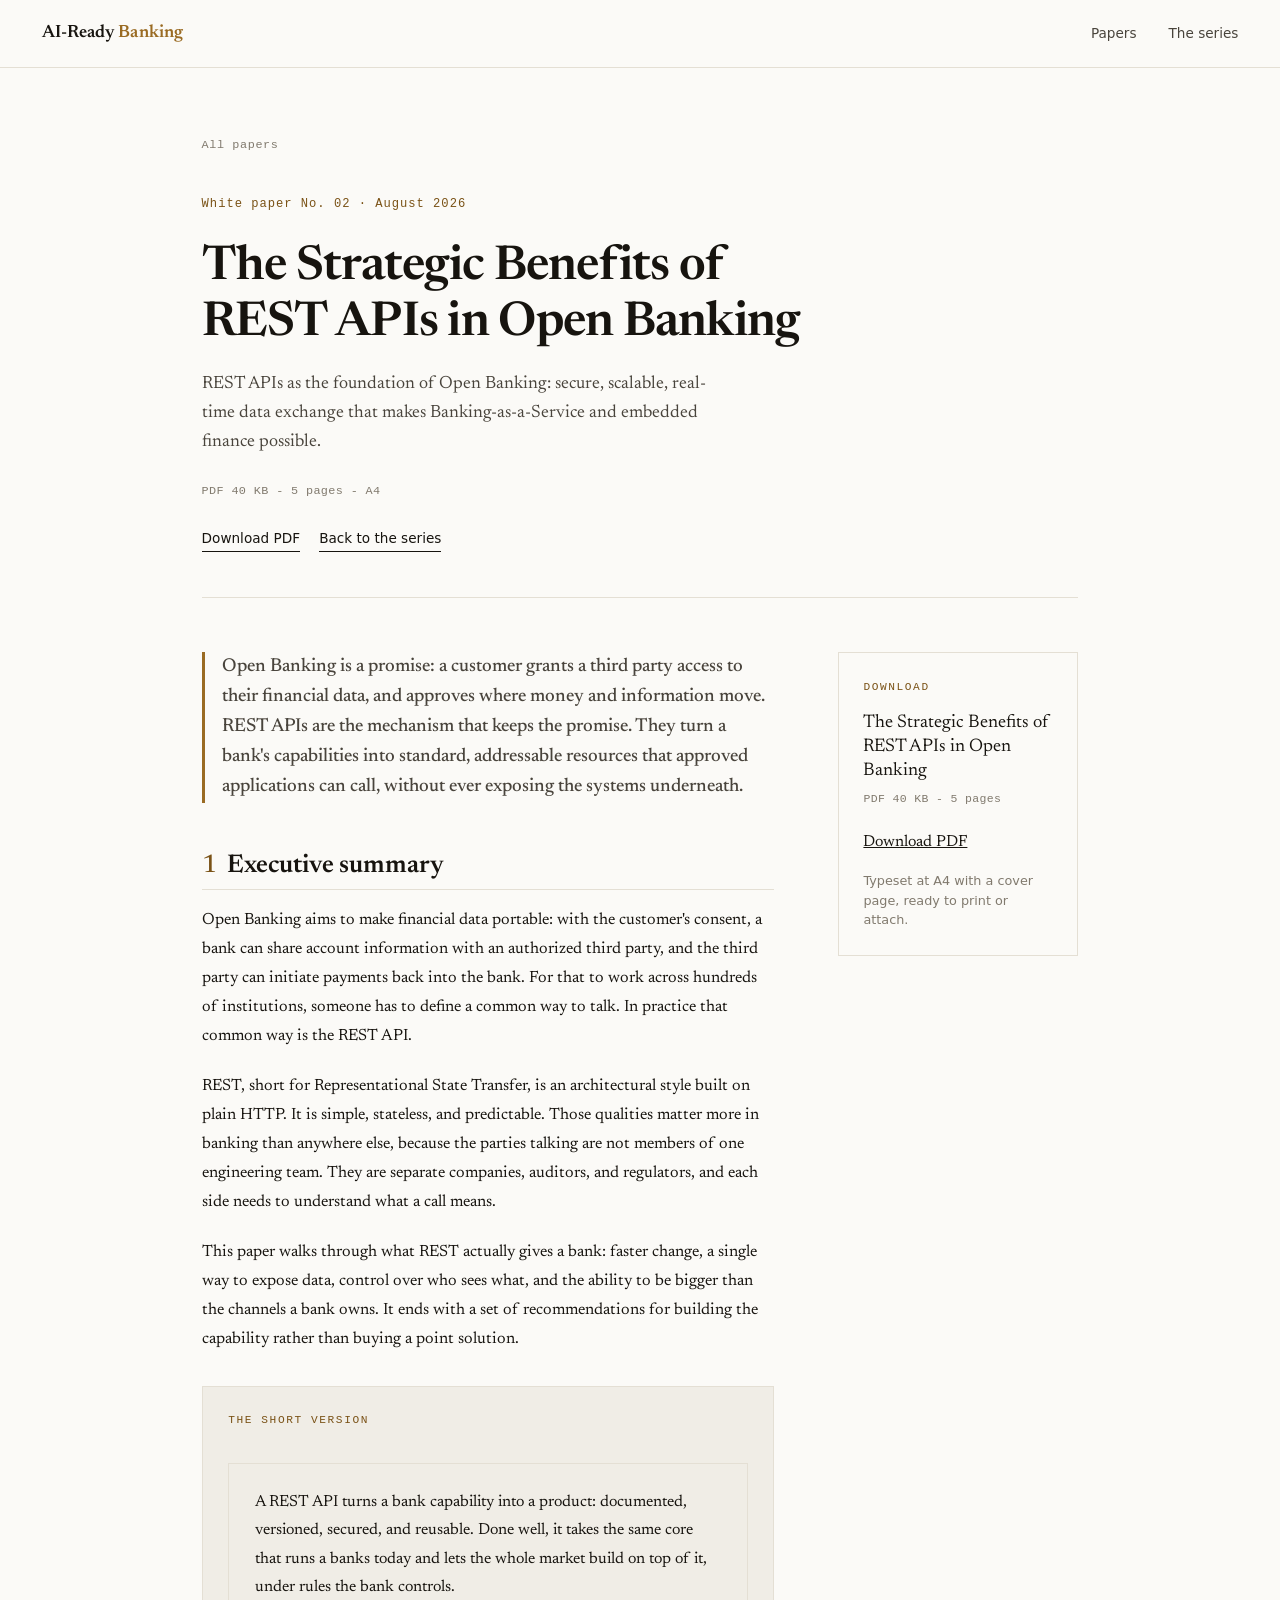
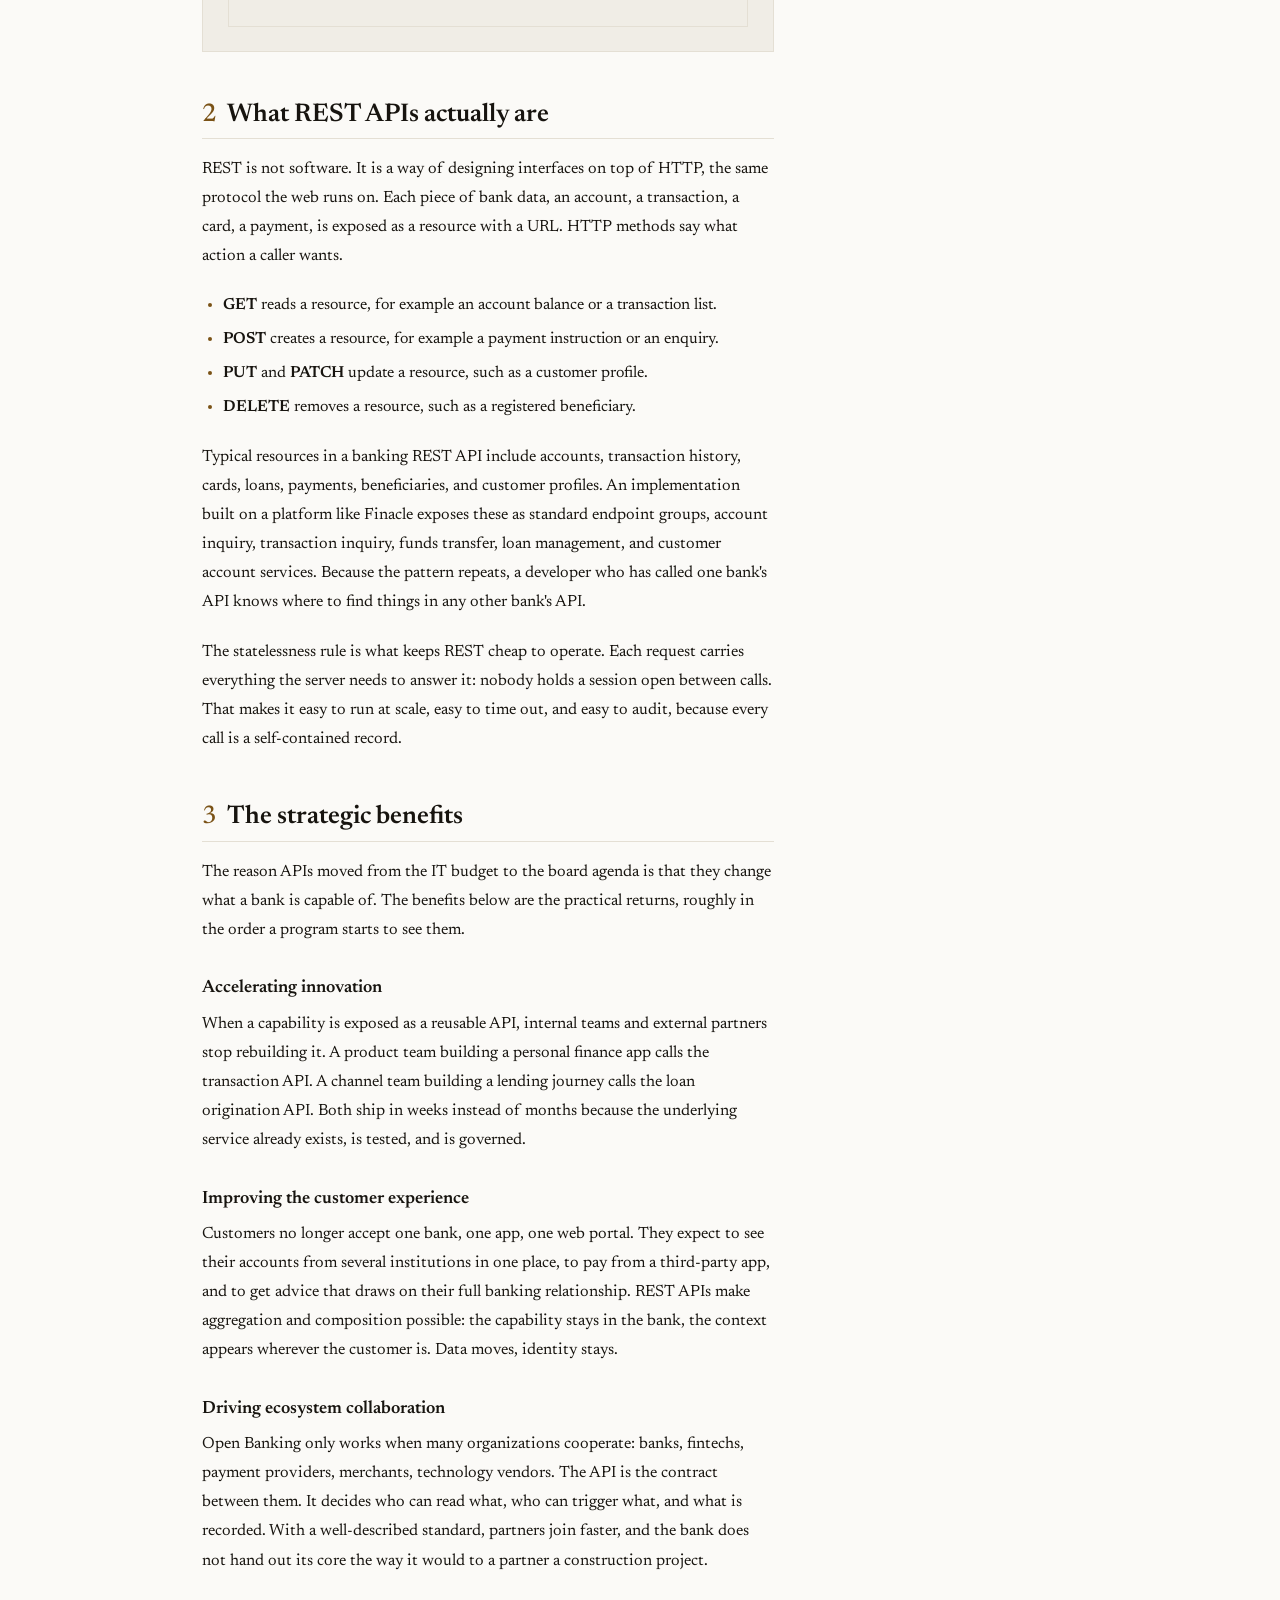
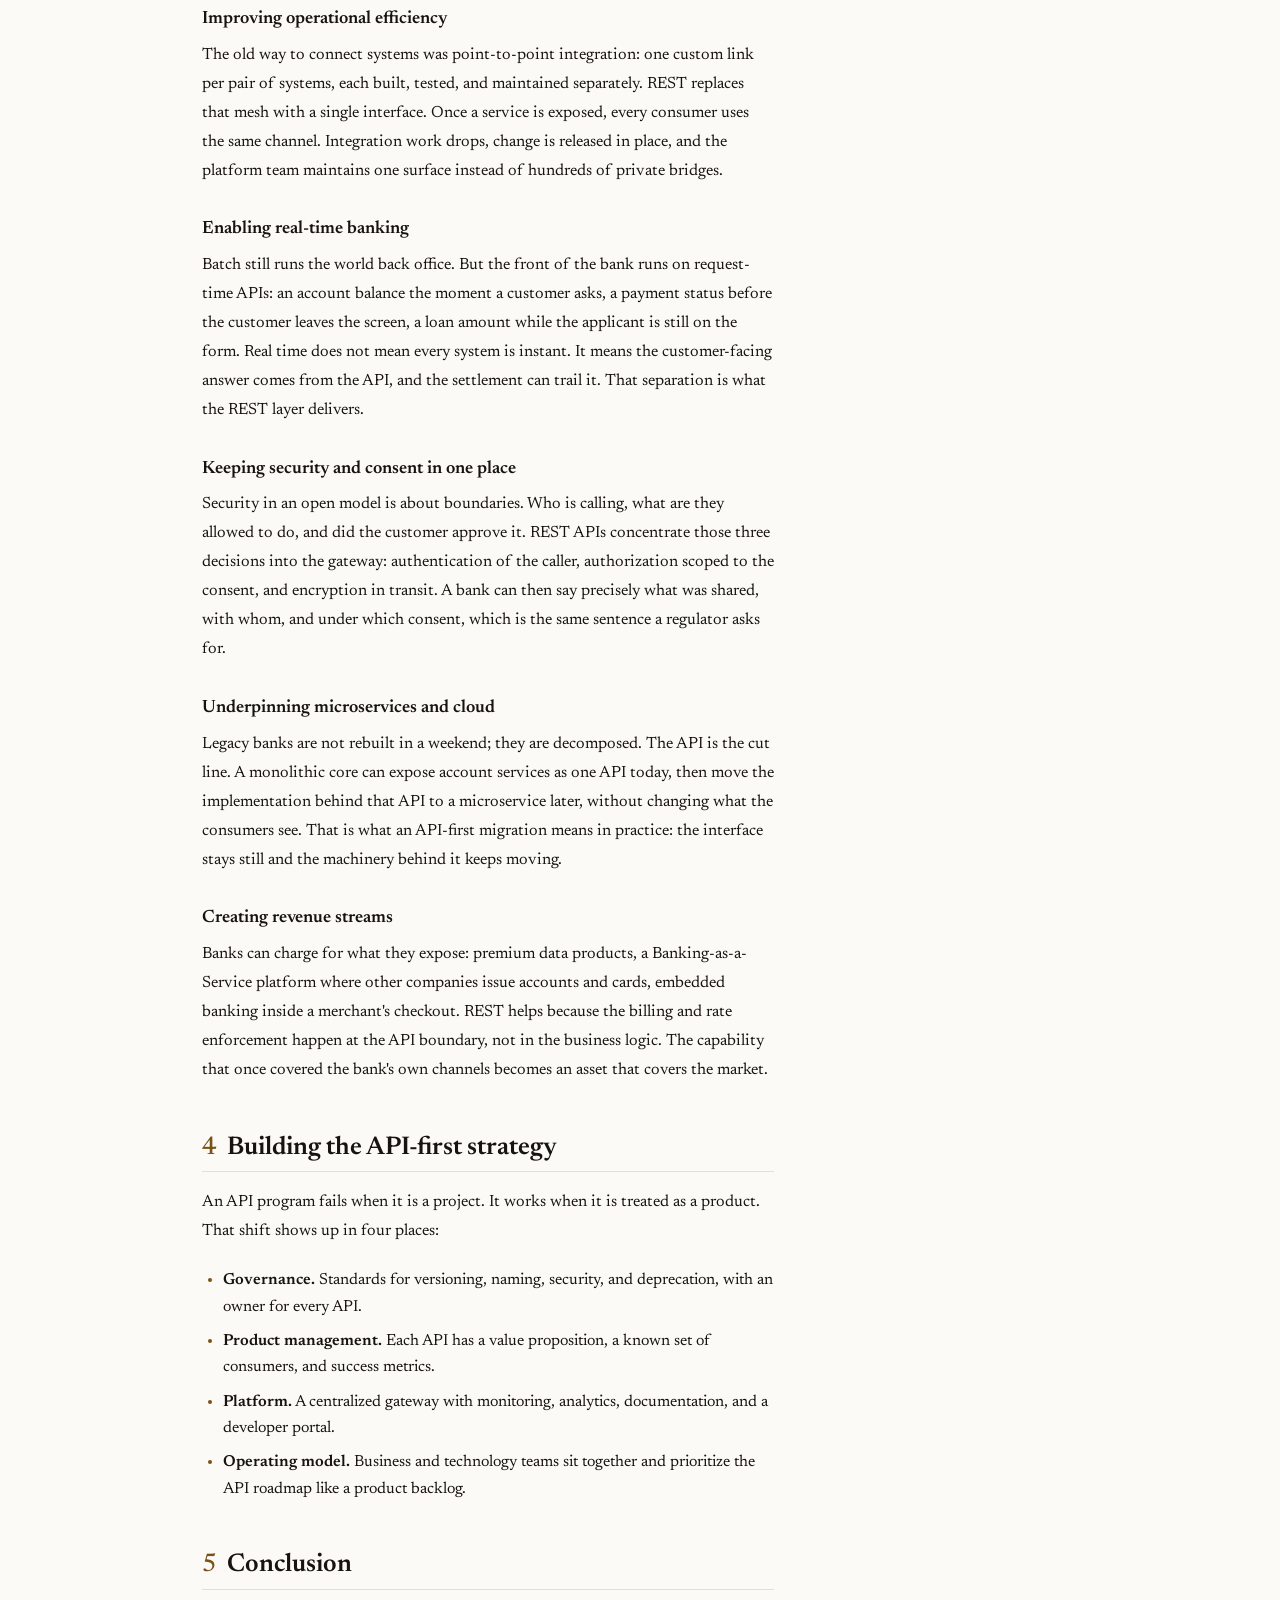
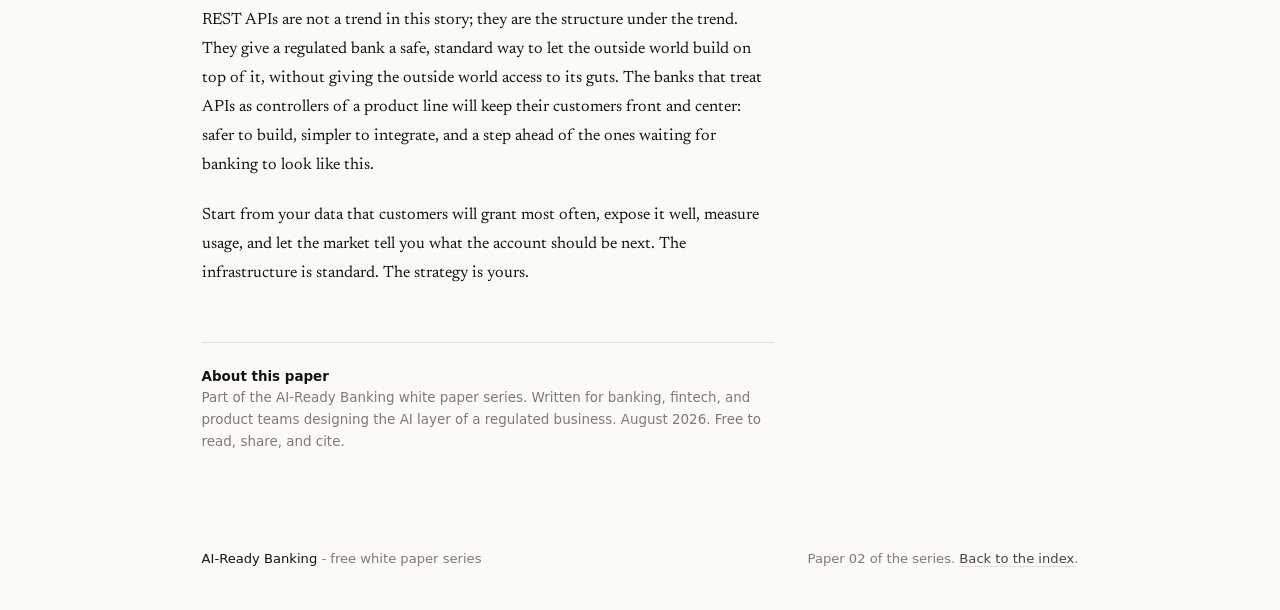
<file: white-papers/strategic-benefits-of-rest-apis-in-open-banking.html>
<!DOCTYPE html>
<html lang="en">
<head>
<meta charset="utf-8">
<meta name="viewport" content="width=device-width, initial-scale=1">
<title>The Strategic Benefits of REST APIs in Open Banking | White Paper 02</title>
<meta name="description" content="White paper: REST APIs as the strategic foundation of Open Banking, Banking-as-a-Service, and embedded finance.">
<meta property="og:title" content="The Strategic Benefits of REST APIs in Open Banking">
<meta property="og:description" content="How a standard interface becomes the foundation of Open Banking, Banking-as-a-Service, and embedded finance.">
<meta property="og:type" content="article">
<link rel="icon" href="data:image/svg+xml,%3Csvg xmlns='http://www.w3.org/2000/svg' viewBox='0 0 64 64'%3E%3Crect width='64' height='64' fill='%2317140f'/%3E%3Ctext x='32' y='45' font-family='Georgia,serif' font-size='38' fill='%23d9b36a' text-anchor='middle'%3EA%3C/text%3E%3C/svg%3E">
<link rel="stylesheet" href="../assets/fonts.css">
<link rel="stylesheet" href="../assets/site.css">
<style>
  /* ---------- print: the paper is the artifact ---------- */
  @page { size: A4; margin: 20mm 17mm; }
  @page cover { margin: 0; }
  @page { @bottom-right { content: counter(page); font-family: "Segoe UI", Arial, sans-serif; font-size: 8pt; color: #8a97a5; } }
  @page cover { @bottom-right { content: none; } }

  .cover { display: none; } /* print only */

  @media print {
    .site-head, .back-link, .paper-cta, .download-card, .paper-heading { display: none !important; }
    .paper-layout { display: block; }
    .article { max-width: none; }
    .article p { font-size: 10.5pt; line-height: 1.7; margin-bottom: 4mm; }
    .article h2 { font-size: 14pt; margin: 9mm 0 4mm; border-bottom: 1px solid #d8dde3; padding-bottom: 2mm; page-break-after: avoid; }
    .article h3 { font-size: 11pt; margin: 7mm 0 2.5mm; page-break-after: avoid; }
    .article .lede { font-size: 12pt; border-left: 3px solid #9a6b23; padding-left: 5mm; }
    .article .box { background: #f0ede6; border: 1px solid #e4dfd4; }
    .article ul, .article ol { margin-bottom: 4mm; }
    .colophon { font-size: 8.5pt; }

    .cover {
      display: block;
      page: cover;
      height: 297mm;
      background: #0d1b2a;
      color: #ffffff;
      padding: 36mm 26mm;
      position: relative;
      page-break-after: always;
    }
    .cover .kicker {
      font-family: "Segoe UI", Arial, sans-serif;
      letter-spacing: 0.3em;
      font-size: 8.5pt;
      color: #c8a15c;
      text-transform: uppercase;
    }
    .cover h1 { font-size: 30pt; line-height: 1.18; font-weight: 600; margin: 16mm 0 9mm; color: #ffffff; }
    .cover .subtitle { font-size: 12.5pt; line-height: 1.55; color: #b9c7d9; max-width: 128mm; }
    .cover .meta {
      position: absolute; bottom: 26mm; left: 26mm; right: 26mm;
      border-top: 1px solid rgba(255, 255, 255, 0.25); padding-top: 7mm;
      font-family: "Segoe UI", Arial, sans-serif; font-size: 9pt; color: #93a5bb;
      display: flex; justify-content: space-between;
    }
  }
</style>
</head>
<body>

<header class="site-head">
  <a class="wordmark" href="../index.html">AI-Ready <span>Banking</span></a>
  <nav aria-label="Site">
    <a href="../index.html#papers">Papers</a>
    <a href="../index.html#series">The series</a>
  </nav>
</header>

<!-- ================= print cover ================= -->
<div class="cover">
  <div class="kicker">White Paper &middot; No. 02</div>
  <h1>The Strategic Benefits of REST APIs in Open Banking</h1>
  <div class="subtitle">REST APIs as the foundation of Open Banking: secure, scalable, real-time data exchange that makes Banking-as-a-Service and embedded finance possible.</div>
  <div class="meta">
    <span>AI-Ready Banking Series</span>
    <span>August 2026</span>
  </div>
</div>

<main class="wrap">

  <header class="paper-heading">
    <a class="back-link" href="../index.html">All papers</a>
    <p class="kicker">White paper No. 02 &middot; August 2026</p>
    <h1>The Strategic Benefits of REST APIs in Open Banking</h1>
    <p class="subtitle">REST APIs as the foundation of Open Banking: secure, scalable, real-time data exchange that makes Banking-as-a-Service and embedded finance possible.</p>
    <p class="meta-row">PDF 40 KB - 5 pages - A4</p>
    <div class="paper-cta">
      <a href="strategic-benefits-of-rest-apis-in-open-banking.pdf">Download PDF</a>
      <a href="../index.html">Back to the series</a>
    </div>
  </header>

  <div class="paper-layout">
    <article class="article">

      <p class="lede">Open Banking is a promise: a customer grants a third party access to their financial data, and approves where money and information move. REST APIs are the mechanism that keeps the promise. They turn a bank's capabilities into standard, addressable resources that approved applications can call, without ever exposing the systems underneath.</p>

      <h2><span class="num">1</span>Executive summary</h2>
      <p>Open Banking aims to make financial data portable: with the customer's consent, a bank can share account information with an authorized third party, and the third party can initiate payments back into the bank. For that to work across hundreds of institutions, someone has to define a common way to talk. In practice that common way is the REST API.</p>
      <p>REST, short for Representational State Transfer, is an architectural style built on plain HTTP. It is simple, stateless, and predictable. Those qualities matter more in banking than anywhere else, because the parties talking are not members of one engineering team. They are separate companies, auditors, and regulators, and each side needs to understand what a call means.</p>
      <p>This paper walks through what REST actually gives a bank: faster change, a single way to expose data, control over who sees what, and the ability to be bigger than the channels a bank owns. It ends with a set of recommendations for building the capability rather than buying a point solution.</p>

      <div class="box">
        <p class="box-label">The short version</p>
        <p class="box">A REST API turns a bank capability into a product: documented, versioned, secured, and reusable. Done well, it takes the same core that runs a banks today and lets the whole market build on top of it, under rules the bank controls.</p>
      </div>

      <h2><span class="num">2</span>What REST APIs actually are</h2>
      <p>REST is not software. It is a way of designing interfaces on top of HTTP, the same protocol the web runs on. Each piece of bank data, an account, a transaction, a card, a payment, is exposed as a resource with a URL. HTTP methods say what action a caller wants.</p>
      <ul>
        <li><strong>GET</strong> reads a resource, for example an account balance or a transaction list.</li>
        <li><strong>POST</strong> creates a resource, for example a payment instruction or an enquiry.</li>
        <li><strong>PUT</strong> and <strong>PATCH</strong> update a resource, such as a customer profile.</li>
        <li><strong>DELETE</strong> removes a resource, such as a registered beneficiary.</li>
      </ul>
      <p>Typical resources in a banking REST API include accounts, transaction history, cards, loans, payments, beneficiaries, and customer profiles. An implementation built on a platform like Finacle exposes these as standard endpoint groups, account inquiry, transaction inquiry, funds transfer, loan management, and customer account services. Because the pattern repeats, a developer who has called one bank's API knows where to find things in any other bank's API.</p>
      <p>The statelessness rule is what keeps REST cheap to operate. Each request carries everything the server needs to answer it: nobody holds a session open between calls. That makes it easy to run at scale, easy to time out, and easy to audit, because every call is a self-contained record.</p>

      <h2><span class="num">3</span>The strategic benefits</h2>
      <p>The reason APIs moved from the IT budget to the board agenda is that they change what a bank is capable of. The benefits below are the practical returns, roughly in the order a program starts to see them.</p>

      <h3>Accelerating innovation</h3>
      <p>When a capability is exposed as a reusable API, internal teams and external partners stop rebuilding it. A product team building a personal finance app calls the transaction API. A channel team building a lending journey calls the loan origination API. Both ship in weeks instead of months because the underlying service already exists, is tested, and is governed.</p>

      <h3>Improving the customer experience</h3>
      <p>Customers no longer accept one bank, one app, one web portal. They expect to see their accounts from several institutions in one place, to pay from a third-party app, and to get advice that draws on their full banking relationship. REST APIs make aggregation and composition possible: the capability stays in the bank, the context appears wherever the customer is. Data moves, identity stays.</p>

      <h3>Driving ecosystem collaboration</h3>
      <p>Open Banking only works when many organizations cooperate: banks, fintechs, payment providers, merchants, technology vendors. The API is the contract between them. It decides who can read what, who can trigger what, and what is recorded. With a well-described standard, partners join faster, and the bank does not hand out its core the way it would to a partner a construction project.</p>

      <h3>Improving operational efficiency</h3>
      <p>The old way to connect systems was point-to-point integration: one custom link per pair of systems, each built, tested, and maintained separately. REST replaces that mesh with a single interface. Once a service is exposed, every consumer uses the same channel. Integration work drops, change is released in place, and the platform team maintains one surface instead of hundreds of private bridges.</p>

      <h3>Enabling real-time banking</h3>
      <p>Batch still runs the world back office. But the front of the bank runs on request-time APIs: an account balance the moment a customer asks, a payment status before the customer leaves the screen, a loan amount while the applicant is still on the form. Real time does not mean every system is instant. It means the customer-facing answer comes from the API, and the settlement can trail it. That separation is what the REST layer delivers.</p>

      <h3>Keeping security and consent in one place</h3>
      <p>Security in an open model is about boundaries. Who is calling, what are they allowed to do, and did the customer approve it. REST APIs concentrate those three decisions into the gateway: authentication of the caller, authorization scoped to the consent, and encryption in transit. A bank can then say precisely what was shared, with whom, and under which consent, which is the same sentence a regulator asks for.</p>

      <h3>Underpinning microservices and cloud</h3>
      <p>Legacy banks are not rebuilt in a weekend; they are decomposed. The API is the cut line. A monolithic core can expose account services as one API today, then move the implementation behind that API to a microservice later, without changing what the consumers see. That is what an API-first migration means in practice: the interface stays still and the machinery behind it keeps moving.</p>

      <h3>Creating revenue streams</h3>
      <p>Banks can charge for what they expose: premium data products, a Banking-as-a-Service platform where other companies issue accounts and cards, embedded banking inside a merchant's checkout. REST helps because the billing and rate enforcement happen at the API boundary, not in the business logic. The capability that once covered the bank's own channels becomes an asset that covers the market.</p>

      <h2><span class="num">4</span>Building the API-first strategy</h2>
      <p>An API program fails when it is a project. It works when it is treated as a product. That shift shows up in four places:</p>
      <ul>
        <li><strong>Governance.</strong> Standards for versioning, naming, security, and deprecation, with an owner for every API.</li>
        <li><strong>Product management.</strong> Each API has a value proposition, a known set of consumers, and success metrics.</li>
        <li><strong>Platform.</strong> A centralized gateway with monitoring, analytics, documentation, and a developer portal.</li>
        <li><strong>Operating model.</strong> Business and technology teams sit together and prioritize the API roadmap like a product backlog.</li>
      </ul>

      <h2><span class="num">5</span>Conclusion</h2>
      <p>REST APIs are not a trend in this story; they are the structure under the trend. They give a regulated bank a safe, standard way to let the outside world build on top of it, without giving the outside world access to its guts. The banks that treat APIs as controllers of a product line will keep their customers front and center: safer to build, simpler to integrate, and a step ahead of the ones waiting for banking to look like this.</p>
      <p>Start from your data that customers will grant most often, expose it well, measure usage, and let the market tell you what the account should be next. The infrastructure is standard. The strategy is yours.</p>

      <div class="colophon">
        <strong>About this paper</strong><br>
        Part of the AI-Ready Banking white paper series. Written for banking, fintech, and product teams designing the AI layer of a regulated business. August 2026. Free to read, share, and cite.
      </div>
    </article>

    <aside class="download-card" aria-label="Paper download">
      <p class="dc-label">Download</p>
      <p class="dc-file">The Strategic Benefits of REST APIs in Open Banking</p>
      <p class="dc-meta">PDF 40 KB - 5 pages</p>
      <a href="strategic-benefits-of-rest-apis-in-open-banking.pdf">Download PDF</a>
      <p class="dc-note">Typeset at A4 with a cover page, ready to print or attach.</p>
    </aside>
  </div>

</main>

<footer class="site-footer wrap">
  <span><span class="strong">AI-Ready Banking</span> - free white paper series</span>
  <span>Paper 02 of the series. <a href="../index.html">Back to the index</a>.</span>
</footer>

</body>
</html>
</file>
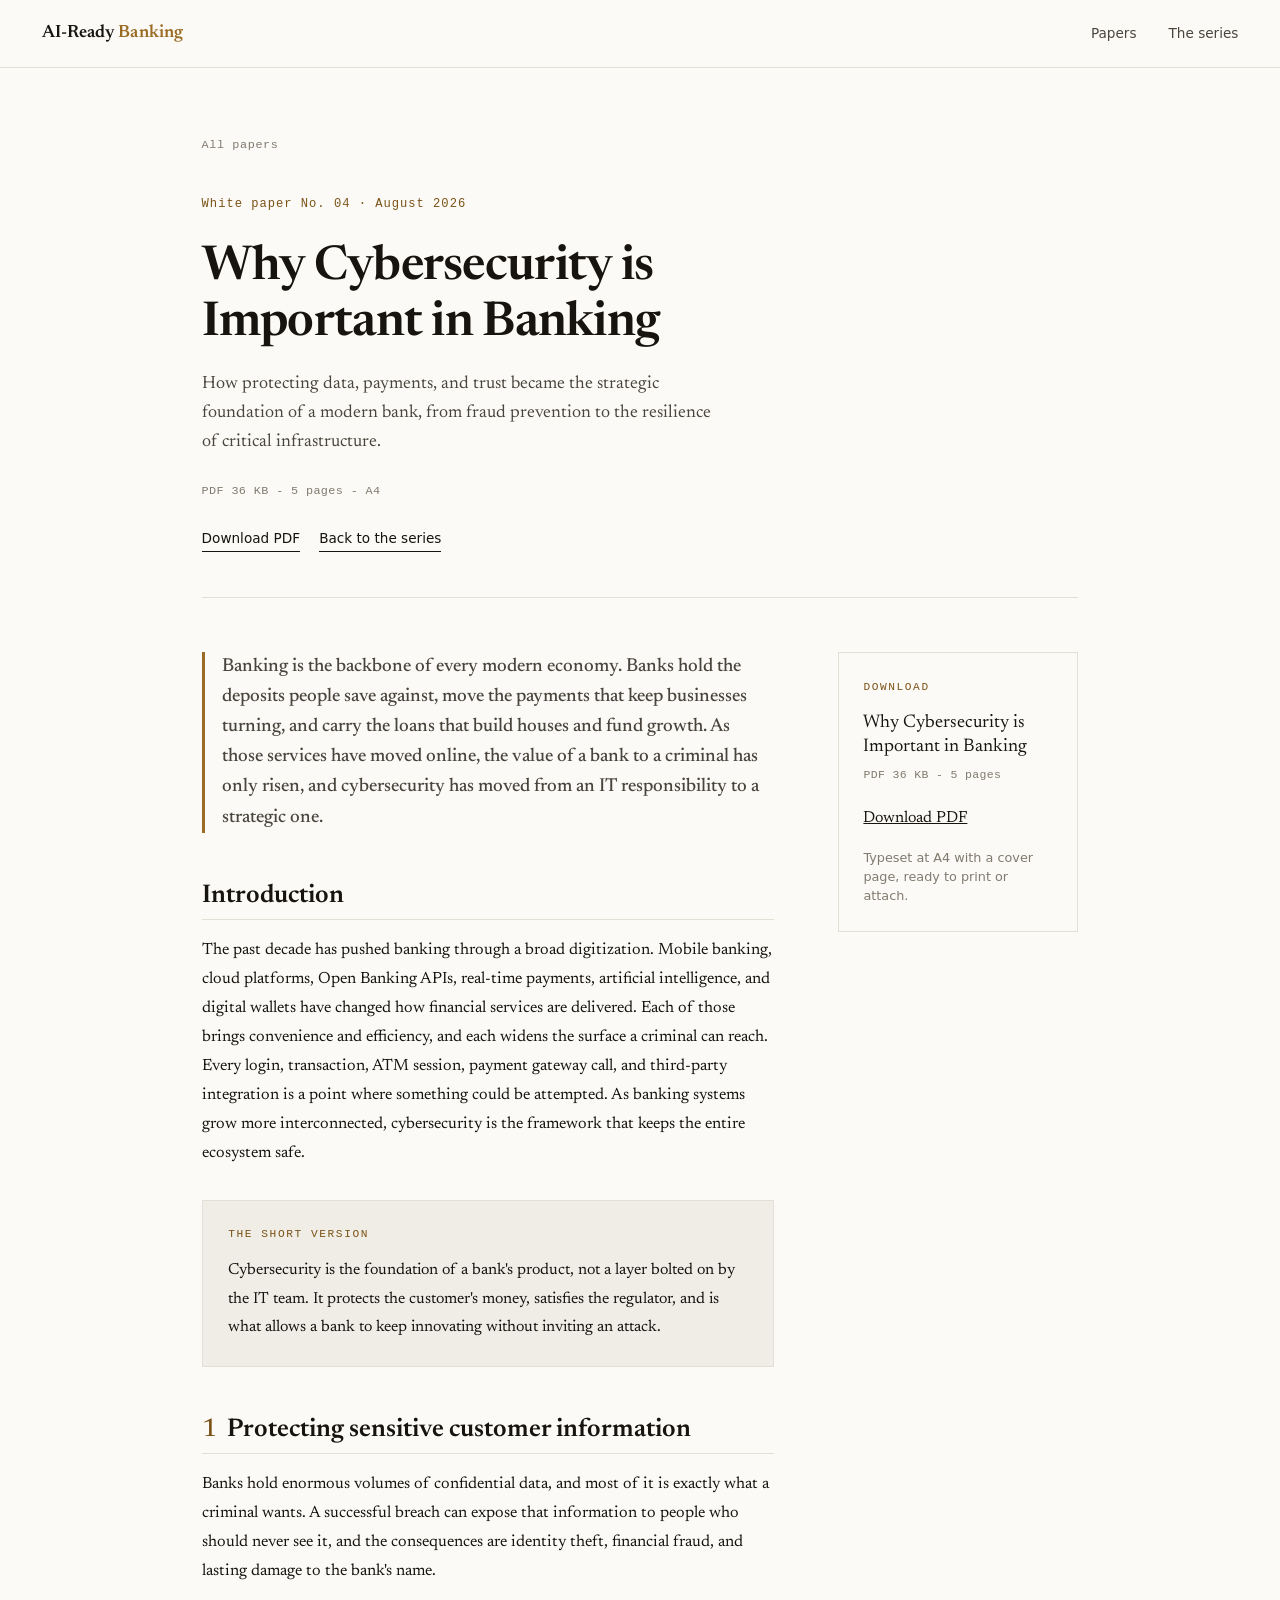
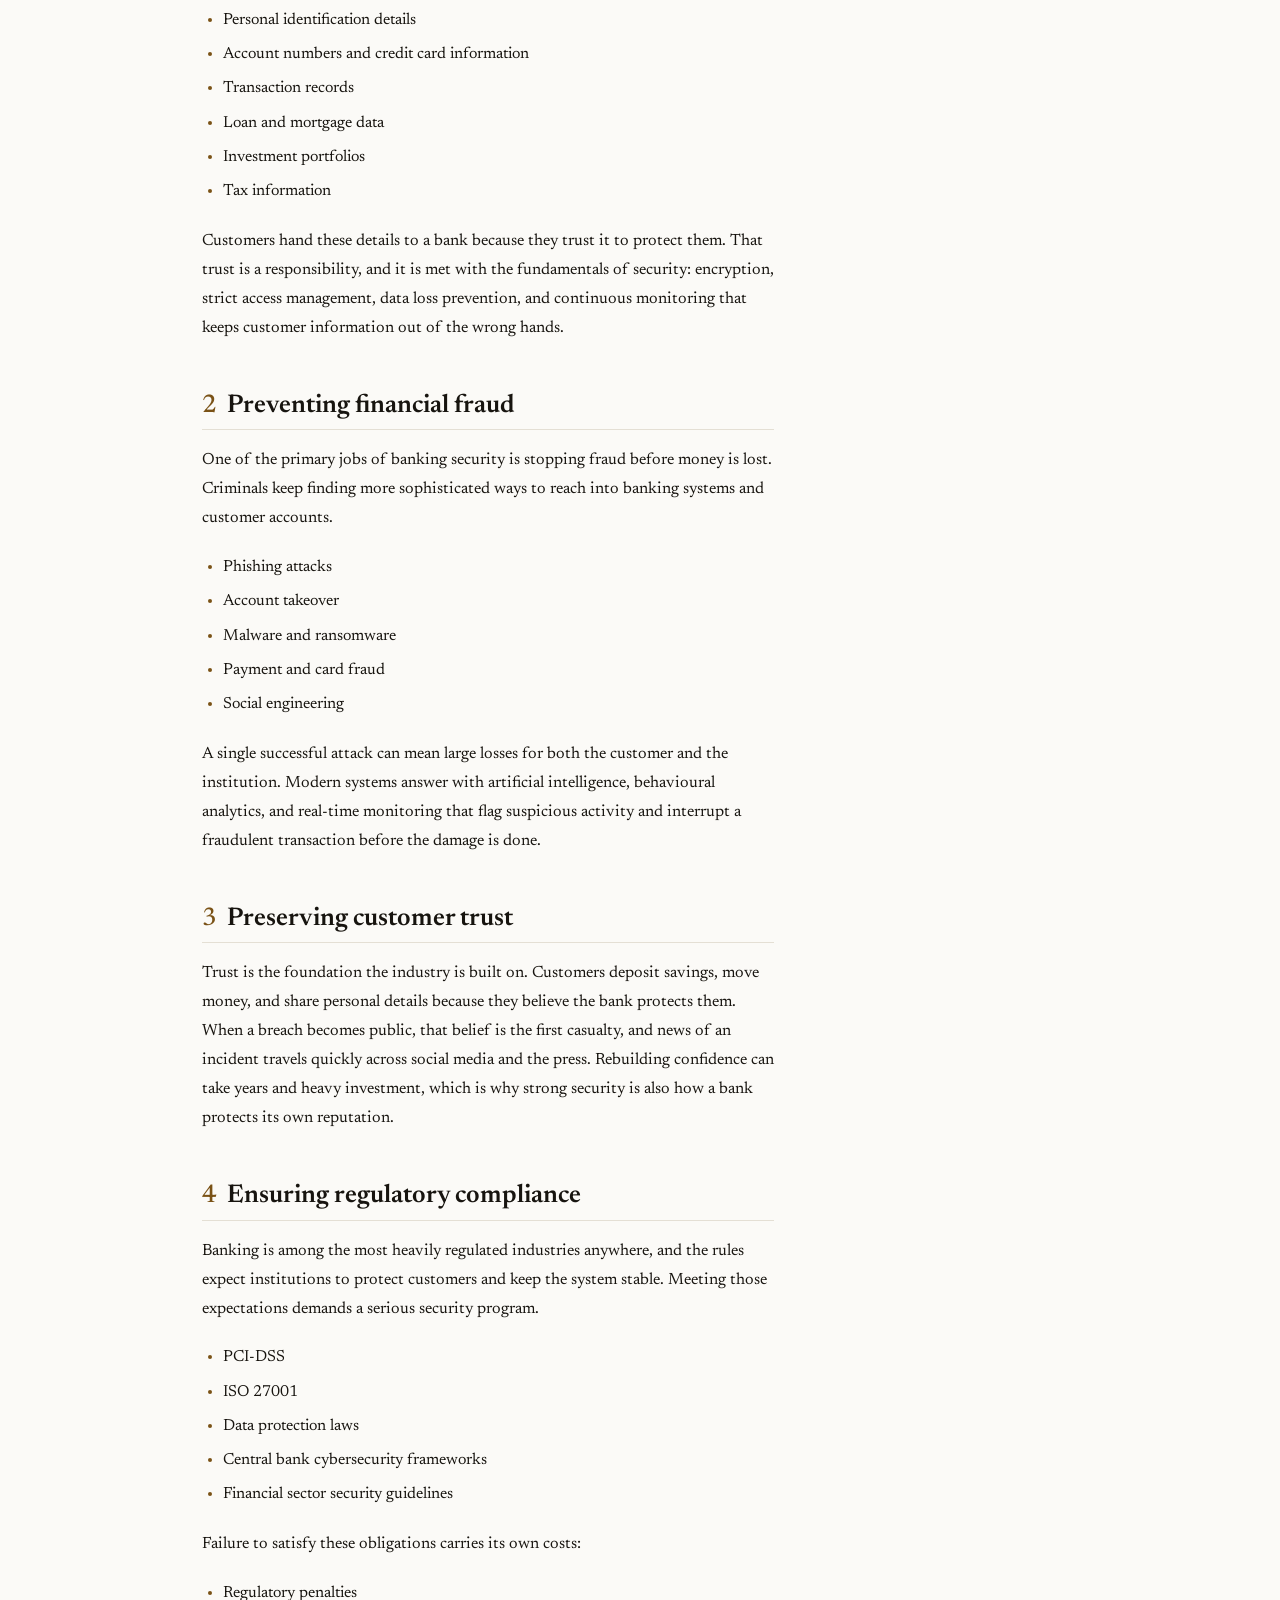
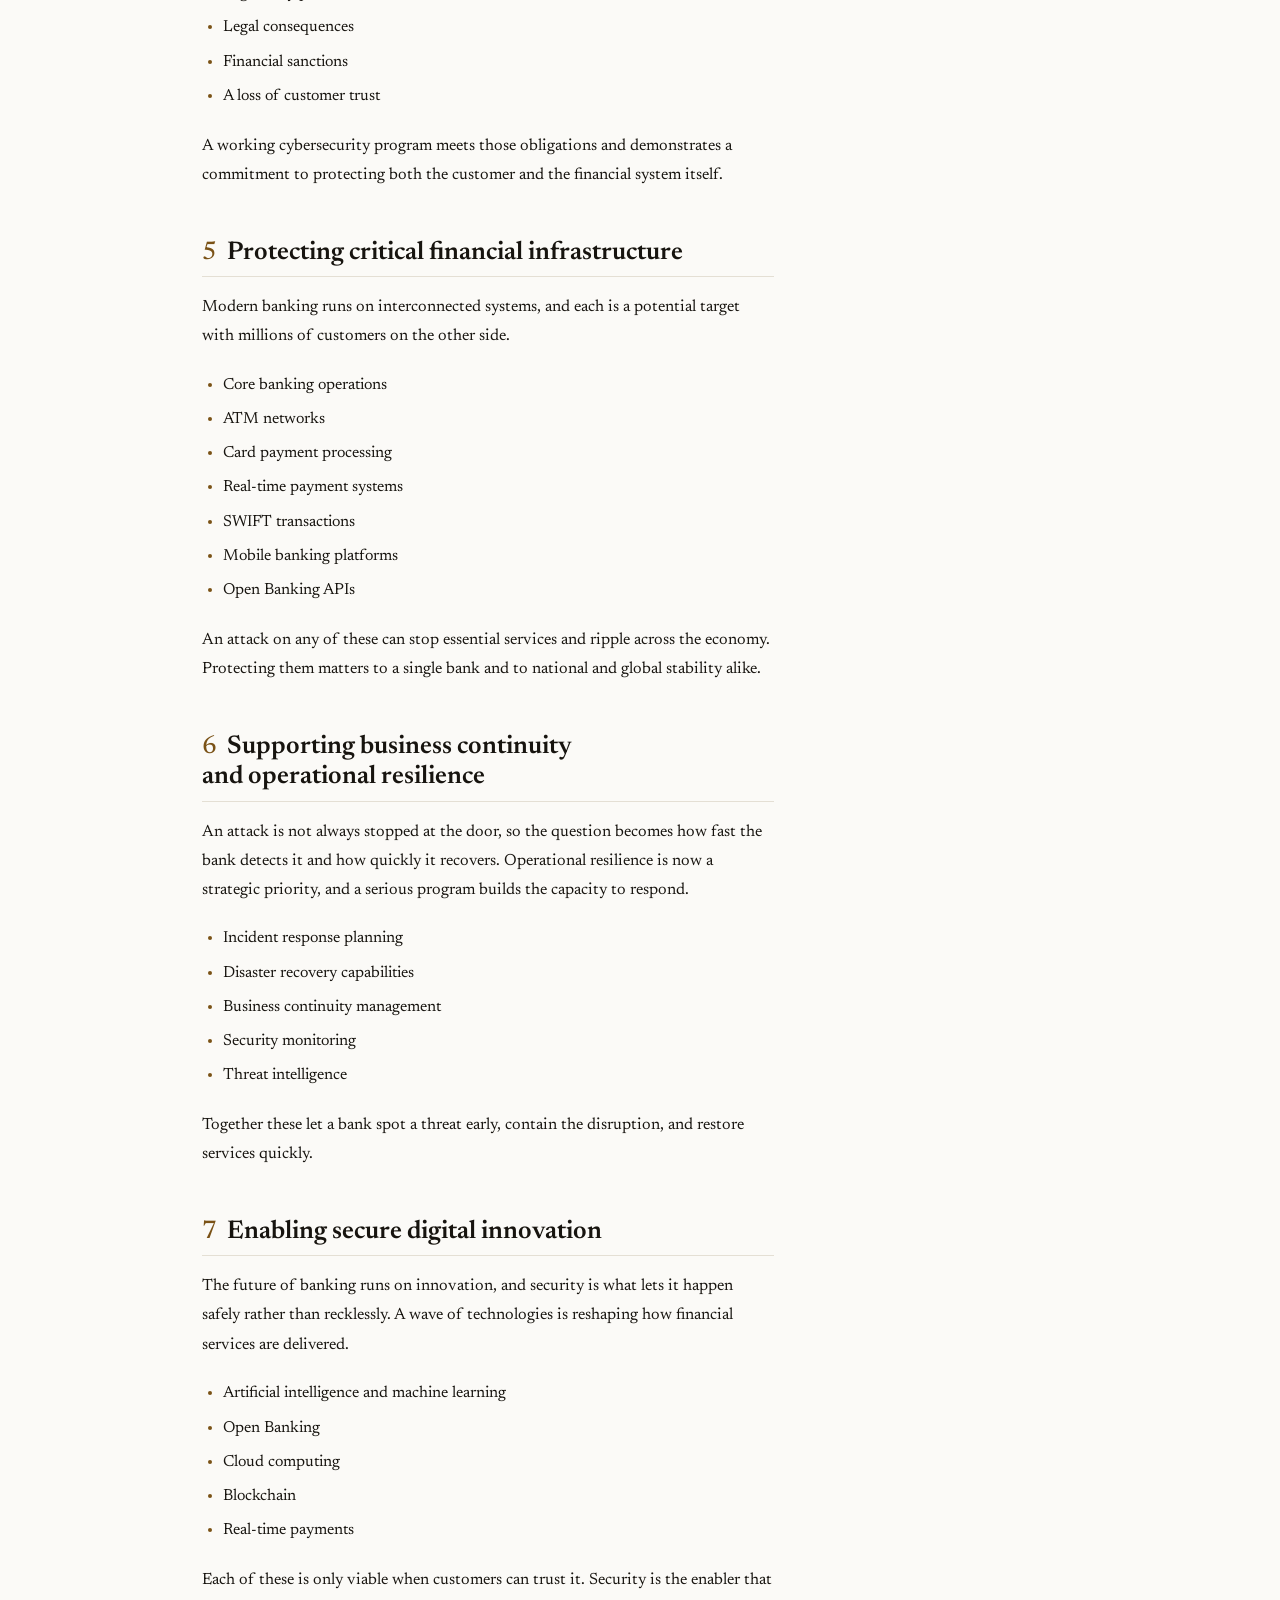
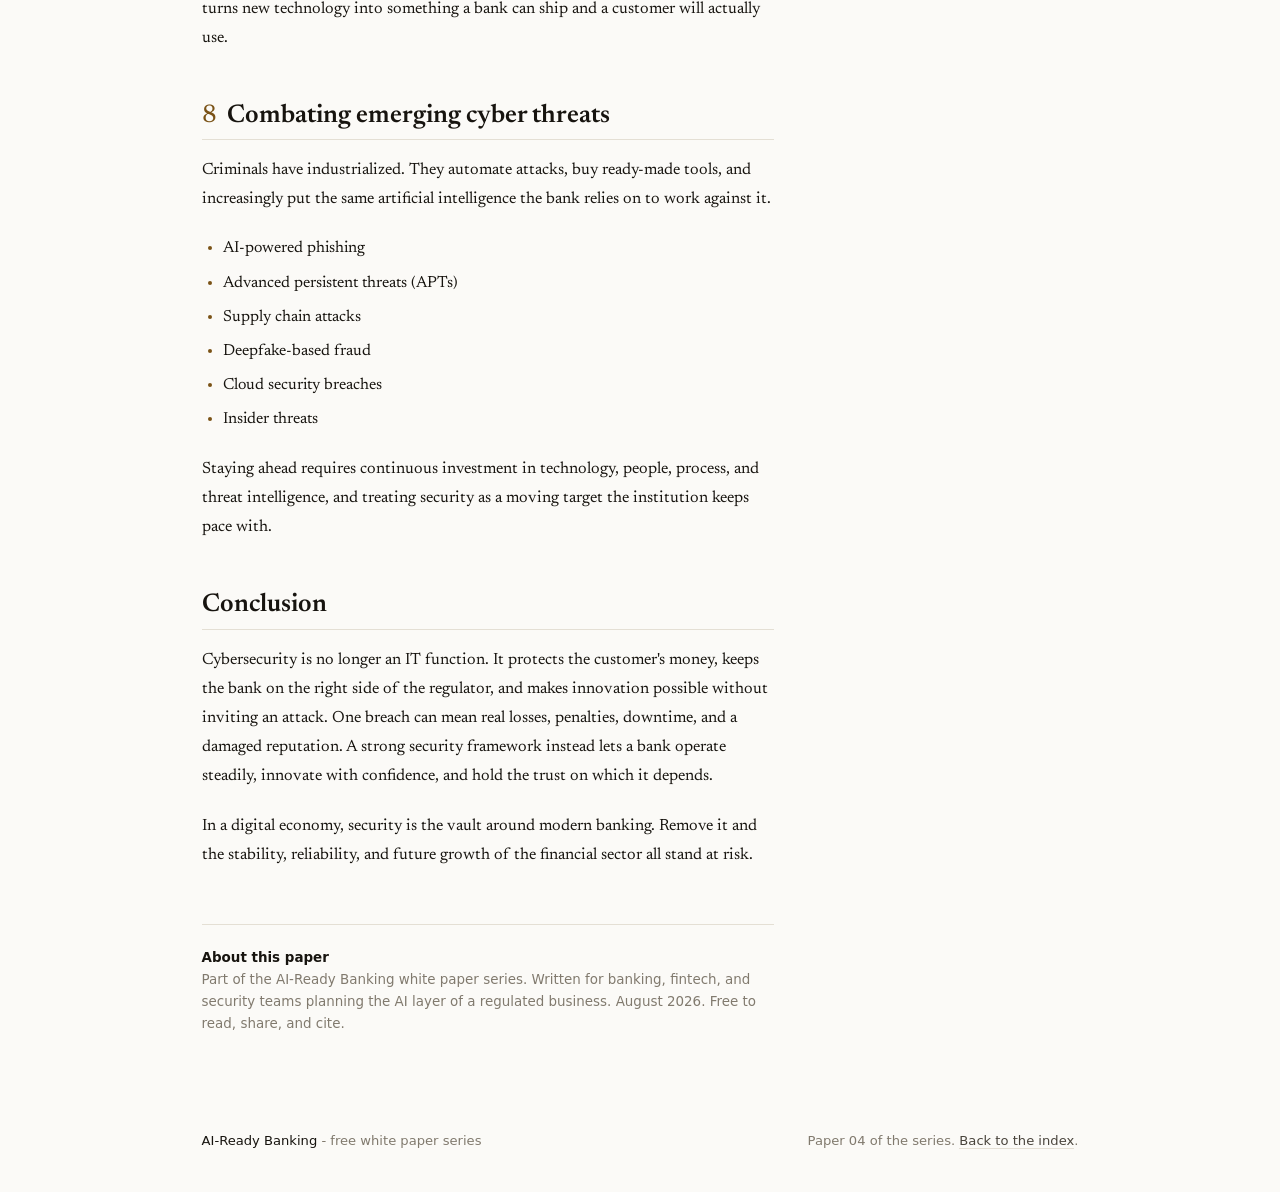
<file: white-papers/why-cybersecurity-is-important-in-banking.html>
<!DOCTYPE html>
<html lang="en">
<head>
<meta charset="utf-8">
<meta name="viewport" content="width=device-width, initial-scale=1">
<title>Why Cybersecurity is Important in Banking | White Paper 04</title>
<meta name="description" content="White paper: cybersecurity as the strategic foundation of digital banking, from protecting data and preventing fraud to compliance, resilience, and secure innovation.">
<meta property="og:title" content="Why Cybersecurity is Important in Banking">
<meta property="og:description" content="How protecting data, payments, and trust became the strategic foundation of a modern bank.">
<meta property="og:type" content="article">
<link rel="icon" href="data:image/svg+xml,%3Csvg xmlns='http://www.w3.org/2000/svg' viewBox='0 0 64 64'%3E%3Crect width='64' height='64' fill='%2317140f'/%3E%3Ctext x='32' y='45' font-family='Georgia,serif' font-size='38' fill='%23d9b36a' text-anchor='middle'%3EA%3C/text%3E%3C/svg%3E">
<link rel="stylesheet" href="../assets/fonts.css">
<link rel="stylesheet" href="../assets/site.css">
<style>
  /* ---------- print: the paper is the artifact ---------- */
  @page { size: A4; margin: 20mm 17mm; }
  @page cover { margin: 0; }
  @page { @bottom-right { content: counter(page); font-family: "Segoe UI", Arial, sans-serif; font-size: 8pt; color: #8a97a5; } }
  @page cover { @bottom-right { content: none; } }

  .cover { display: none; } /* print only */

  @media print {
    .site-head, .back-link, .paper-cta, .download-card, .paper-heading { display: none !important; }
    .paper-layout { display: block; }
    .article { max-width: none; }
    .article p { font-size: 10.5pt; line-height: 1.7; margin-bottom: 4mm; }
    .article h2 { font-size: 14pt; margin: 9mm 0 4mm; border-bottom: 1px solid #d8dde3; padding-bottom: 2mm; page-break-after: avoid; }
    .article h3 { font-size: 11pt; margin: 7mm 0 2.5mm; page-break-after: avoid; }
    .article .lede { font-size: 12pt; border-left: 3px solid #9a6b23; padding-left: 5mm; }
    .article .box { background: #f0ede6; border: 1px solid #e4dfd4; }
    .article ul, .article ol { margin-bottom: 4mm; }
    .colophon { font-size: 8.5pt; }

    .cover {
      display: block;
      page: cover;
      height: 297mm;
      background: #0d1b2a;
      color: #ffffff;
      padding: 36mm 26mm;
      position: relative;
      page-break-after: always;
    }
    .cover .kicker {
      font-family: "Segoe UI", Arial, sans-serif;
      letter-spacing: 0.3em;
      font-size: 8.5pt;
      color: #c8a15c;
      text-transform: uppercase;
    }
    .cover h1 { font-size: 30pt; line-height: 1.18; font-weight: 600; margin: 16mm 0 9mm; color: #ffffff; }
    .cover .subtitle { font-size: 12.5pt; line-height: 1.55; color: #b9c7d9; max-width: 128mm; }
    .cover .meta {
      position: absolute; bottom: 26mm; left: 26mm; right: 26mm;
      border-top: 1px solid rgba(255, 255, 255, 0.25); padding-top: 7mm;
      font-family: "Segoe UI", Arial, sans-serif; font-size: 9pt; color: #93a5bb;
      display: flex; justify-content: space-between;
    }
  }
</style>
</head>
<body>

<header class="site-head">
  <a class="wordmark" href="../index.html">AI-Ready <span>Banking</span></a>
  <nav aria-label="Site">
    <a href="../index.html#papers">Papers</a>
    <a href="../index.html#series">The series</a>
  </nav>
</header>

<!-- ================= print cover ================= -->
<div class="cover">
  <div class="kicker">White Paper &middot; No. 04</div>
  <h1>Why Cybersecurity is Important in Banking</h1>
  <div class="subtitle">How protecting data, payments, and trust became the strategic foundation of a modern bank, from fraud prevention to the resilience of critical infrastructure.</div>
  <div class="meta">
    <span>AI-Ready Banking Series</span>
    <span>August 2026</span>
  </div>
</div>

<main class="wrap">

  <header class="paper-heading">
    <a class="back-link" href="../index.html">All papers</a>
    <p class="kicker">White paper No. 04 &middot; August 2026</p>
    <h1>Why Cybersecurity is Important in Banking</h1>
    <p class="subtitle">How protecting data, payments, and trust became the strategic foundation of a modern bank, from fraud prevention to the resilience of critical infrastructure.</p>
    <p class="meta-row">PDF 36 KB - 5 pages - A4</p>
    <div class="paper-cta">
      <a href="why-cybersecurity-is-important-in-banking.pdf">Download PDF</a>
      <a href="../index.html">Back to the series</a>
    </div>
  </header>

  <div class="paper-layout">
    <article class="article">

      <p class="lede">Banking is the backbone of every modern economy. Banks hold the deposits people save against, move the payments that keep businesses turning, and carry the loans that build houses and fund growth. As those services have moved online, the value of a bank to a criminal has only risen, and cybersecurity has moved from an IT responsibility to a strategic one.</p>

      <h2>Introduction</h2>
      <p>The past decade has pushed banking through a broad digitization. Mobile banking, cloud platforms, Open Banking APIs, real-time payments, artificial intelligence, and digital wallets have changed how financial services are delivered. Each of those brings convenience and efficiency, and each widens the surface a criminal can reach. Every login, transaction, ATM session, payment gateway call, and third-party integration is a point where something could be attempted. As banking systems grow more interconnected, cybersecurity is the framework that keeps the entire ecosystem safe.</p>

      <div class="box">
        <p class="box-label">The short version</p>
        <p>Cybersecurity is the foundation of a bank's product, not a layer bolted on by the IT team. It protects the customer's money, satisfies the regulator, and is what allows a bank to keep innovating without inviting an attack.</p>
      </div>

      <h2><span class="num">1</span>Protecting sensitive customer information</h2>
      <p>Banks hold enormous volumes of confidential data, and most of it is exactly what a criminal wants. A successful breach can expose that information to people who should never see it, and the consequences are identity theft, financial fraud, and lasting damage to the bank's name.</p>
      <ul>
        <li>Personal identification details</li>
        <li>Account numbers and credit card information</li>
        <li>Transaction records</li>
        <li>Loan and mortgage data</li>
        <li>Investment portfolios</li>
        <li>Tax information</li>
      </ul>
      <p>Customers hand these details to a bank because they trust it to protect them. That trust is a responsibility, and it is met with the fundamentals of security: encryption, strict access management, data loss prevention, and continuous monitoring that keeps customer information out of the wrong hands.</p>

      <h2><span class="num">2</span>Preventing financial fraud</h2>
      <p>One of the primary jobs of banking security is stopping fraud before money is lost. Criminals keep finding more sophisticated ways to reach into banking systems and customer accounts.</p>
      <ul>
        <li>Phishing attacks</li>
        <li>Account takeover</li>
        <li>Malware and ransomware</li>
        <li>Payment and card fraud</li>
        <li>Social engineering</li>
      </ul>
      <p>A single successful attack can mean large losses for both the customer and the institution. Modern systems answer with artificial intelligence, behavioural analytics, and real-time monitoring that flag suspicious activity and interrupt a fraudulent transaction before the damage is done.</p>

      <h2><span class="num">3</span>Preserving customer trust</h2>
      <p>Trust is the foundation the industry is built on. Customers deposit savings, move money, and share personal details because they believe the bank protects them. When a breach becomes public, that belief is the first casualty, and news of an incident travels quickly across social media and the press. Rebuilding confidence can take years and heavy investment, which is why strong security is also how a bank protects its own reputation.</p>

      <h2><span class="num">4</span>Ensuring regulatory compliance</h2>
      <p>Banking is among the most heavily regulated industries anywhere, and the rules expect institutions to protect customers and keep the system stable. Meeting those expectations demands a serious security program.</p>
      <ul>
        <li>PCI-DSS</li>
        <li>ISO 27001</li>
        <li>Data protection laws</li>
        <li>Central bank cybersecurity frameworks</li>
        <li>Financial sector security guidelines</li>
      </ul>
      <p>Failure to satisfy these obligations carries its own costs:</p>
      <ul>
        <li>Regulatory penalties</li>
        <li>Legal consequences</li>
        <li>Financial sanctions</li>
        <li>A loss of customer trust</li>
      </ul>
      <p>A working cybersecurity program meets those obligations and demonstrates a commitment to protecting both the customer and the financial system itself.</p>

      <h2><span class="num">5</span>Protecting critical financial infrastructure</h2>
      <p>Modern banking runs on interconnected systems, and each is a potential target with millions of customers on the other side.</p>
      <ul>
        <li>Core banking operations</li>
        <li>ATM networks</li>
        <li>Card payment processing</li>
        <li>Real-time payment systems</li>
        <li>SWIFT transactions</li>
        <li>Mobile banking platforms</li>
        <li>Open Banking APIs</li>
      </ul>
      <p>An attack on any of these can stop essential services and ripple across the economy. Protecting them matters to a single bank and to national and global stability alike.</p>

      <h2><span class="num">6</span>Supporting business continuity and operational resilience</h2>
      <p>An attack is not always stopped at the door, so the question becomes how fast the bank detects it and how quickly it recovers. Operational resilience is now a strategic priority, and a serious program builds the capacity to respond.</p>
      <ul>
        <li>Incident response planning</li>
        <li>Disaster recovery capabilities</li>
        <li>Business continuity management</li>
        <li>Security monitoring</li>
        <li>Threat intelligence</li>
      </ul>
      <p>Together these let a bank spot a threat early, contain the disruption, and restore services quickly.</p>

      <h2><span class="num">7</span>Enabling secure digital innovation</h2>
      <p>The future of banking runs on innovation, and security is what lets it happen safely rather than recklessly. A wave of technologies is reshaping how financial services are delivered.</p>
      <ul>
        <li>Artificial intelligence and machine learning</li>
        <li>Open Banking</li>
        <li>Cloud computing</li>
        <li>Blockchain</li>
        <li>Real-time payments</li>
      </ul>
      <p>Each of these is only viable when customers can trust it. Security is the enabler that turns new technology into something a bank can ship and a customer will actually use.</p>

      <h2><span class="num">8</span>Combating emerging cyber threats</h2>
      <p>Criminals have industrialized. They automate attacks, buy ready-made tools, and increasingly put the same artificial intelligence the bank relies on to work against it.</p>
      <ul>
        <li>AI-powered phishing</li>
        <li>Advanced persistent threats (APTs)</li>
        <li>Supply chain attacks</li>
        <li>Deepfake-based fraud</li>
        <li>Cloud security breaches</li>
        <li>Insider threats</li>
      </ul>
      <p>Staying ahead requires continuous investment in technology, people, process, and threat intelligence, and treating security as a moving target the institution keeps pace with.</p>

      <h2>Conclusion</h2>
      <p>Cybersecurity is no longer an IT function. It protects the customer's money, keeps the bank on the right side of the regulator, and makes innovation possible without inviting an attack. One breach can mean real losses, penalties, downtime, and a damaged reputation. A strong security framework instead lets a bank operate steadily, innovate with confidence, and hold the trust on which it depends.</p>
      <p>In a digital economy, security is the vault around modern banking. Remove it and the stability, reliability, and future growth of the financial sector all stand at risk.</p>

      <div class="colophon">
        <strong>About this paper</strong><br>
        Part of the AI-Ready Banking white paper series. Written for banking, fintech, and security teams planning the AI layer of a regulated business. August 2026. Free to read, share, and cite.
      </div>
    </article>

    <aside class="download-card" aria-label="Paper download">
      <p class="dc-label">Download</p>
      <p class="dc-file">Why Cybersecurity is Important in Banking</p>
      <p class="dc-meta">PDF 36 KB - 5 pages</p>
      <a href="why-cybersecurity-is-important-in-banking.pdf">Download PDF</a>
      <p class="dc-note">Typeset at A4 with a cover page, ready to print or attach.</p>
    </aside>
  </div>

</main>

<footer class="site-footer wrap">
  <span><span class="strong">AI-Ready Banking</span> - free white paper series</span>
  <span>Paper 04 of the series. <a href="../index.html">Back to the index</a>.</span>
</footer>

</body>
</html>
</file>
<file: assets/fonts.css>
@font-face{font-family:'Newsreader';font-style:normal;font-weight:100 900;src:url('fonts/newsreader-variable.woff2') format('woff2');font-display:swap;}
@font-face{font-family:'Newsreader';font-style:italic;font-weight:100 900;src:url('fonts/newsreader-italic-variable.woff2') format('woff2');font-display:swap;}
</file>
<file: assets/site.css>
/* ==========================================================================
   AI-Ready Banking white paper series
   Design language: editorial and quiet. Warm paper, near-black ink, one
   restrained gold accent, hairline rules, Newsreader for display and body.
   No motion, no decorations. Readable on any device, printable, self-hosted.
   ========================================================================== */

:root {
  --paper: #fbfaf7;
  --paper-2: #f0ede6;
  --ink: #17140f;
  --ink-2: #49443c;
  --ink-3: #817a6e;
  --rule: #e4dfd4;
  --accent: #9a6b23;
  --accent-deep: #7a5216;

  --serif: "Newsreader", Georgia, "Times New Roman", serif;
  --sans: "Segoe UI", system-ui, -apple-system, sans-serif;
  --mono: ui-monospace, "Cascadia Mono", "Segoe UI Mono", Consolas, monospace;

  --pad: clamp(1.25rem, 4vw, 2.6rem);
  --section: clamp(3.5rem, 8vw, 6.5rem);
}

* { box-sizing: border-box; margin: 0; padding: 0; }

html { scroll-behavior: auto; }

body {
  font-family: var(--serif);
  background: var(--paper);
  color: var(--ink);
  line-height: 1.65;
  -webkit-font-smoothing: antialiased;
  text-rendering: optimizeLegibility;
}

h1, h2, h3 { font-weight: 600; line-height: 1.18; text-wrap: balance; }

a { color: inherit; }

::selection { background: rgba(154, 107, 35, 0.16); }

:focus-visible {
  outline: 2px solid var(--accent);
  outline-offset: 2px;
  border-radius: 1px;
}

.wrap { max-width: 960px; margin-inline: auto; padding-inline: var(--pad); }

/* ---------------- shared header ---------------- */

.site-head {
  display: flex;
  align-items: center;
  justify-content: space-between;
  height: 68px;
  padding: 0 var(--pad);
  border-bottom: 1px solid var(--rule);
}

.wordmark {
  font-weight: 600;
  font-size: 1.12rem;
  letter-spacing: 0.005em;
  color: var(--ink);
  text-decoration: none;
}

.wordmark span { color: var(--accent); }

.site-head nav { display: flex; gap: clamp(1.1rem, 3vw, 2rem); }

.site-head nav a {
  font-family: var(--sans);
  font-size: 0.85rem;
  color: var(--ink-2);
  text-decoration: none;
  border-bottom: 1px solid transparent;
  transition: color 0.15s ease, border-color 0.15s ease;
}

.site-head nav a:hover,
.site-head nav a:focus-visible { color: var(--ink); border-bottom-color: var(--accent); }

/* ---------------- landing: hero ---------------- */

.hero { padding-block: clamp(4.5rem, 10vh, 7.5rem) clamp(3.5rem, 7vh, 5rem); border-bottom: 1px solid var(--rule); }

.hero-inner { max-width: 640px; }

.kicker {
  font-family: var(--mono);
  font-size: 0.76rem;
  letter-spacing: 0.08em;
  color: var(--accent-deep);
  margin-bottom: 1.6rem;
}

.hero h1 {
  font-size: clamp(2.3rem, 5.6vw, 3.7rem);
  letter-spacing: -0.015em;
}

.hero h1 em { font-style: italic; color: var(--accent-deep); }

.hero-sub {
  margin-top: 1.4rem;
  max-width: 54ch;
  font-size: clamp(1.05rem, 1.6vw, 1.18rem);
  line-height: 1.62;
  color: var(--ink-2);
}

.hero-note {
  margin-top: 2rem;
  font-family: var(--mono);
  font-size: 0.74rem;
  letter-spacing: 0.04em;
  color: var(--ink-3);
}

/* ---------------- the papers list ---------------- */

.papers { padding-block: var(--section); }

.section-head { margin-bottom: 2.2rem; display: flex; align-items: baseline; justify-content: space-between; gap: 1rem; flex-wrap: wrap; }

.section-title { font-size: 1.5rem; }

.section-note { font-family: var(--mono); font-size: 0.74rem; letter-spacing: 0.04em; color: var(--ink-3); }

.paper-row {
  display: grid;
  grid-template-columns: 3.4rem minmax(0, 1fr);
  gap: 0 2rem;
  border-top: 1px solid var(--rule);
  padding: 2.1rem 0;
  align-items: start;
}

.paper-row:last-child { border-bottom: 1px solid var(--rule); }

.paper-no {
  font-family: var(--mono);
  font-size: 0.78rem;
  letter-spacing: 0.06em;
  color: var(--accent-deep);
  padding-top: 0.45em;
}

.paper-title {
  font-size: clamp(1.25rem, 2vw, 1.5rem);
  line-height: 1.25;
  margin-bottom: 0.45rem;
}

.paper-title a { text-decoration: none; color: var(--ink); }
.paper-title a:hover { color: var(--accent-deep); }

.paper-summary { color: var(--ink-2); font-size: 0.98rem; line-height: 1.6; max-width: 60ch; }

.paper-meta {
  margin-top: 0.9rem;
  font-family: var(--mono);
  font-size: 0.72rem;
  letter-spacing: 0.03em;
  color: var(--ink-3);
}

.paper-actions { margin-top: 0.9rem; display: flex; gap: 1.2rem; flex-wrap: wrap; }

.paper-actions a {
  font-family: var(--sans);
  font-size: 0.85rem;
  color: var(--ink);
  text-decoration: none;
  border-bottom: 1px solid var(--rule);
  padding-bottom: 0.08em;
  transition: color 0.15s ease, border-color 0.15s ease;
}

.paper-actions a:hover { color: var(--accent-deep); border-color: var(--accent); }

.papers-note { margin-top: 2.4rem; color: var(--ink-3); font-size: 0.9rem; }

/* ---------------- what the series covers ---------------- */

.series { padding-block: var(--section); border-bottom: 1px solid var(--rule); }

.pillar-grid { display: grid; grid-template-columns: repeat(3, 1fr); gap: clamp(1.5rem, 4vw, 3rem); margin-top: 2rem; }

.pillar { border-top: 1px solid var(--ink); padding-top: 1rem; }

.pillar h3 { font-size: 1.05rem; margin-bottom: 0.4rem; }
.pillar p { color: var(--ink-2); font-size: 0.9rem; line-height: 1.58; }

/* ---------------- footer ---------------- */

.site-footer {
  padding-block: 2.6rem;
  display: flex;
  justify-content: space-between;
  flex-wrap: wrap;
  gap: 0.5rem 2rem;
  font-family: var(--sans);
  font-size: 0.82rem;
  color: var(--ink-3);
}

.site-footer .strong { color: var(--ink); }

.site-footer a { color: var(--ink-2); text-decoration: none; border-bottom: 1px solid var(--rule); }
.site-footer a:hover { border-bottom-color: var(--accent); }

/* ---------------- paper pages (read online) ---------------- */

.paper-heading {
  padding-block: clamp(3.5rem, 7vh, 5.5rem) clamp(2.5rem, 5vh, 3.5rem);
  border-bottom: 1px solid var(--rule);
}

.back-link {
  display: inline-block;
  font-family: var(--mono);
  font-size: 0.74rem;
  letter-spacing: 0.05em;
  color: var(--ink-3);
  text-decoration: none;
  margin-bottom: 2.4rem;
}

.back-link:hover { color: var(--accent-deep); }

.paper-heading h1 { font-size: clamp(2rem, 4.6vw, 3rem); letter-spacing: -0.015em; max-width: 20ch; }

.paper-heading .subtitle {
  margin-top: 1.1rem;
  max-width: 52ch;
  font-size: 1.12rem;
  line-height: 1.6;
  color: var(--ink-2);
}

.paper-heading .meta-row {
  margin-top: 1.6rem;
  font-family: var(--mono);
  font-size: 0.74rem;
  letter-spacing: 0.03em;
  color: var(--ink-3);
}

.paper-cta { margin-top: 1.6rem; display: flex; gap: 1.2rem; flex-wrap: wrap; }

.paper-cta a {
  font-family: var(--sans);
  font-size: 0.85rem;
  color: var(--ink);
  text-decoration: none;
  border-bottom: 1px solid var(--ink);
  padding-bottom: 0.08em;
  transition: color 0.15s ease, border-color 0.15s ease;
}

.paper-cta a:hover { color: var(--accent-deep); border-color: var(--accent); }

.paper-layout {
  display: grid;
  grid-template-columns: minmax(0, 1fr) 15rem;
  gap: clamp(2.4rem, 5vw, 5rem);
  padding-block: clamp(3rem, 6vh, 4.5rem);
  align-items: start;
}

.article { max-width: 42rem; }

.article p { margin-bottom: 1.3rem; font-size: 1.02rem; line-height: 1.78; color: var(--ink); }

.article h2 {
  font-size: clamp(1.3rem, 2.2vw, 1.6rem);
  margin: 3rem 0 1rem;
  padding-bottom: 0.5rem;
  border-bottom: 1px solid var(--rule);
  scroll-margin-top: 2rem;
}

.article h2 .num { color: var(--accent-deep); margin-right: 0.65rem; font-weight: 500; }

.article h3 { font-size: 1.12rem; margin: 2.1rem 0 0.65rem; color: var(--ink); }

.article ul, .article ol { margin: 0 0 1.4rem 1.35rem; }
.article li { margin-bottom: 0.48rem; font-size: 1rem; line-height: 1.66; }
.article li::marker { color: var(--accent-deep); }

.article strong { color: var(--ink); font-weight: 600; }

.article .lede {
  font-size: 1.18rem;
  line-height: 1.6;
  color: var(--ink-2);
  border-left: 3px solid var(--accent);
  padding-left: 1.1rem;
  margin-bottom: 2.2rem;
  font-weight: 500;
}

.article .box {
  background: var(--paper-2);
  border: 1px solid var(--rule);
  padding: 1.5rem 1.6rem;
  margin: 2rem 0;
}

.article .box .box-label {
  font-family: var(--mono);
  font-size: 0.7rem;
  letter-spacing: 0.14em;
  text-transform: uppercase;
  color: var(--accent-deep);
  margin-bottom: 0.7rem;
}

.article .box p { margin-bottom: 0; font-size: 1rem; }

.colophon {
  margin-top: 3.4rem;
  padding-top: 1.4rem;
  border-top: 1px solid var(--rule);
  font-family: var(--sans);
  font-size: 0.84rem;
  line-height: 1.62;
  color: var(--ink-3);
}

/* aside: download */
.download-card { position: sticky; top: 1.5rem; border: 1px solid var(--rule); padding: 1.6rem 1.5rem; }

.download-card .dc-label {
  font-family: var(--mono);
  font-size: 0.7rem;
  letter-spacing: 0.14em;
  text-transform: uppercase;
  color: var(--accent-deep);
  margin-bottom: 0.9rem;
}

.download-card .dc-file {
  font-size: 1.15rem;
  line-height: 1.3;
  margin-bottom: 0.4rem;
}

.download-card .dc-meta {
  font-family: var(--mono);
  font-size: 0.72rem;
  letter-spacing: 0.03em;
  color: var(--ink-3);
  margin-bottom: 1.3rem;
}

.download-card .dc-note {
  margin-top: 1rem;
  font-family: var(--sans);
  font-size: 0.8rem;
  line-height: 1.5;
  color: var(--ink-3);
}

/* ---------------- responsive ---------------- */

@media (max-width: 800px) {
  .paper-layout { grid-template-columns: 1fr; }
  .download-card { position: static; }
  .pillar-grid { grid-template-columns: 1fr; gap: 1.8rem; }
}

@media (max-width: 540px) {
  .site-head { height: auto; padding-block: 0.9rem; }
  .paper-row { grid-template-columns: 1fr; gap: 0.35rem; }
  .paper-no { padding-top: 0; }
  .site-footer { flex-direction: column; }
}
</file>
